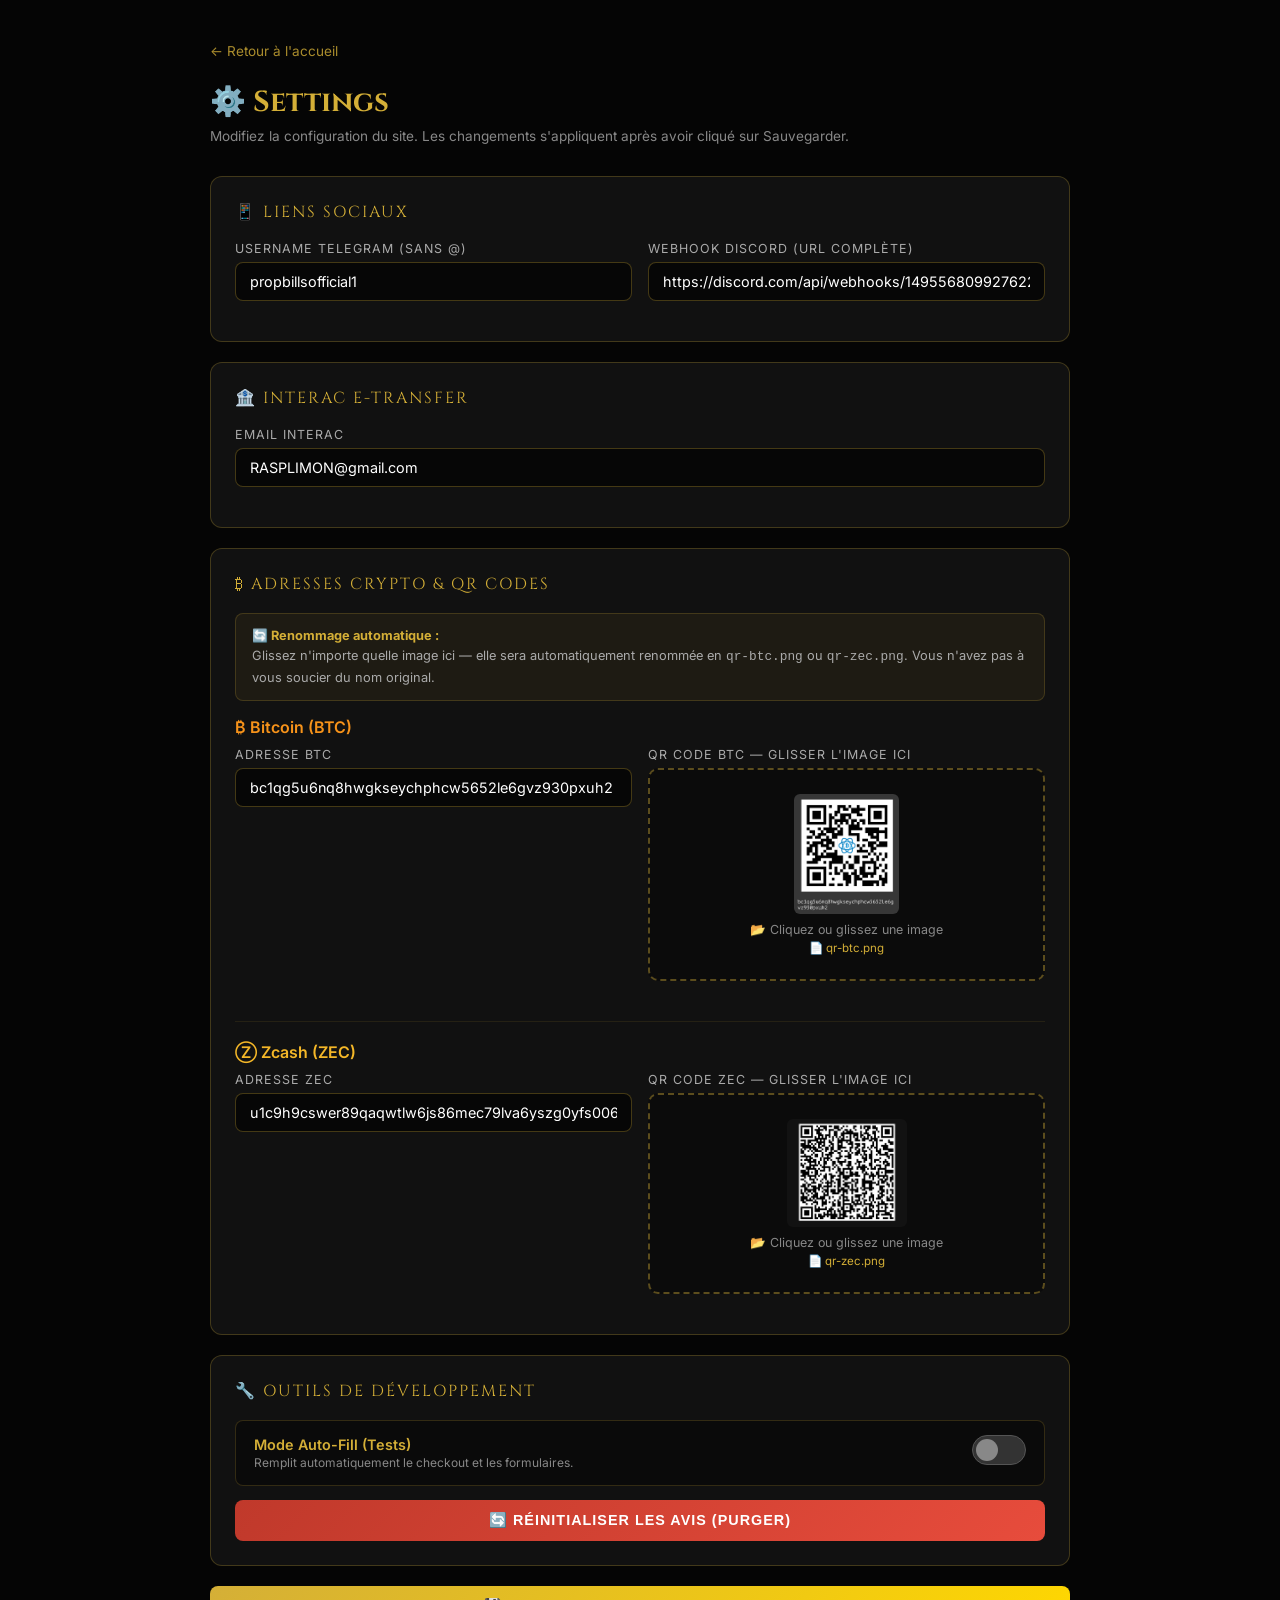
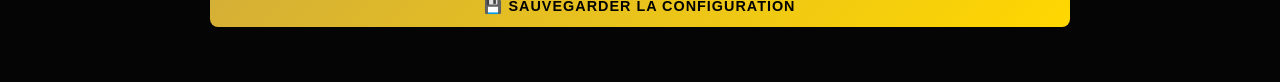
<file: settings.html>
<!DOCTYPE html>
<html lang="fr">
<head>
<meta charset="UTF-8">
<meta name="viewport" content="width=device-width, initial-scale=1.0">
<title>Settings — PROP CANADA</title>
<link href="https://fonts.googleapis.com/css2?family=Cinzel:wght@400;700&family=Inter:wght@300;400;600&display=swap" rel="stylesheet">
<style>
*{box-sizing:border-box;margin:0;padding:0}
body{background:#050505;color:#f5f5f5;font-family:'Inter',sans-serif;min-height:100vh;padding:40px 20px}
h1{font-family:'Cinzel',serif;color:#D4AF37;font-size:1.8rem;margin-bottom:6px}
.subtitle{color:#888;font-size:.85rem;margin-bottom:32px}
.page{max-width:860px;margin:0 auto}
.section{background:rgba(20,20,20,.85);border:1px solid rgba(212,175,55,.25);border-radius:12px;padding:24px;margin-bottom:20px}
.section-title{font-family:'Cinzel',serif;color:#D4AF37;font-size:1rem;text-transform:uppercase;letter-spacing:2px;margin-bottom:18px;display:flex;align-items:center;gap:8px}
.row{display:grid;grid-template-columns:1fr 1fr;gap:16px}
@media(max-width:600px){.row{grid-template-columns:1fr}}
label{display:block;font-size:.78rem;color:#aaa;text-transform:uppercase;letter-spacing:1px;margin-bottom:6px}
input[type=text],input[type=url],input[type=email]{width:100%;background:rgba(0,0,0,.6);border:1px solid rgba(212,175,55,.3);border-radius:8px;padding:10px 14px;color:#fff;font-size:.9rem;font-family:'Inter',sans-serif;transition:border .2s}
input:focus{outline:none;border-color:#D4AF37}
.field{margin-bottom:16px}
/* QR Drop Zone */
.qr-zone{border:2px dashed rgba(212,175,55,.4);border-radius:10px;padding:24px;text-align:center;cursor:pointer;transition:all .2s;position:relative;background:rgba(0,0,0,.3)}
.qr-zone:hover,.qr-zone.over{border-color:#D4AF37;background:rgba(212,175,55,.06)}
.qr-zone img{max-height:120px;max-width:120px;border-radius:6px;margin-bottom:8px;display:block;margin:0 auto 8px}
.qr-zone input[type=file]{position:absolute;inset:0;opacity:0;cursor:pointer;width:100%;height:100%}
.qr-label{font-size:.78rem;color:#888}
.qr-name{font-size:.72rem;color:#D4AF37;margin-top:4px;word-break:break-all}
/* Buttons */
.btn{background:linear-gradient(135deg,#D4AF37,#FFD700);color:#000;border:none;padding:12px 24px;border-radius:8px;font-size:.9rem;font-weight:700;cursor:pointer;transition:all .2s;text-transform:uppercase;letter-spacing:1px;width:100%}
.btn:hover{transform:translateY(-2px);box-shadow:0 6px 20px rgba(212,175,55,.4)}
.btn-red{background:linear-gradient(135deg,#c0392b,#e74c3c);color:#fff}
.btn-row{display:flex;gap:12px;margin-top:8px}
/* Toggle */
.toggle-row{display:flex;justify-content:space-between;align-items:center;background:rgba(0,0,0,.4);border:1px solid rgba(212,175,55,.2);border-radius:8px;padding:14px 18px;margin-bottom:14px}
.toggle-info{flex:1}
.toggle-title{font-weight:600;color:#D4AF37;font-size:.9rem}
.toggle-desc{font-size:.75rem;color:#888;margin-top:2px}
.switch{position:relative;display:inline-block;width:54px;height:30px;flex-shrink:0;margin-left:16px}
.switch input{opacity:0;width:0;height:0}
.slider{position:absolute;cursor:pointer;inset:0;background:#333;border-radius:30px;border:1px solid #555;transition:.3s}
.slider:before{position:absolute;content:"";height:22px;width:22px;left:3px;bottom:3px;background:#888;border-radius:50%;transition:.3s}
input:checked+.slider{background:#D4AF37;border-color:#D4AF37}
input:checked+.slider:before{transform:translateX(24px);background:#000}
/* Toast */
.toast{position:fixed;bottom:30px;right:30px;background:#059669;color:#fff;padding:14px 22px;border-radius:10px;font-weight:600;font-size:.9rem;display:none;z-index:9999;box-shadow:0 4px 20px rgba(0,0,0,.4)}
.toast.error{background:#c0392b}
/* Back link */
.back{display:inline-flex;align-items:center;gap:6px;color:#D4AF37;text-decoration:none;font-size:.85rem;margin-bottom:24px;opacity:.8;transition:opacity .2s}
.back:hover{opacity:1}
.info-box{background:rgba(212,175,55,.07);border:1px solid rgba(212,175,55,.2);border-radius:8px;padding:12px 16px;font-size:.8rem;color:#aaa;line-height:1.6;margin-bottom:16px}
.info-box strong{color:#D4AF37}
hr.div{border:none;border-top:1px solid rgba(212,175,55,.1);margin:20px 0}
</style>
</head>
<body>
<div class="page">
  <a href="index.html" class="back">← Retour à l'accueil</a>
  <h1>⚙️ Settings</h1>
  <p class="subtitle">Modifiez la configuration du site. Les changements s'appliquent après avoir cliqué sur Sauvegarder.</p>

  <!-- ── LIENS SOCIAUX ── -->
  <div class="section">
    <div class="section-title">📱 Liens Sociaux</div>
    <div class="row">
      <div class="field">
        <label>Username Telegram (sans @)</label>
        <input type="text" id="cfg-telegram" placeholder="propbillsofficial1">
      </div>
      <div class="field">
        <label>Webhook Discord (URL complète)</label>
        <input type="url" id="cfg-discord" placeholder="https://discord.com/api/webhooks/...">
      </div>
    </div>
  </div>

  <!-- ── INTERAC ── -->
  <div class="section">
    <div class="section-title">🏦 Interac e-Transfer</div>
    <div class="field">
      <label>Email Interac</label>
      <input type="email" id="cfg-interac" placeholder="votre@email.com">
    </div>
  </div>

  <!-- ── CRYPTO ── -->
  <div class="section">
    <div class="section-title">₿ Adresses Crypto & QR Codes</div>
    <div class="info-box">
      <strong>🔄 Renommage automatique :</strong><br>
      Glissez n'importe quelle image ici — elle sera automatiquement renommée en <code>qr-btc.png</code> ou <code>qr-zec.png</code>. Vous n'avez pas à vous soucier du nom original.
    </div>

    <!-- BTC -->
    <div style="margin-bottom:24px">
      <div style="font-weight:600;color:#F7931A;margin-bottom:10px;">₿ Bitcoin (BTC)</div>
      <div class="row">
        <div class="field">
          <label>Adresse BTC</label>
          <input type="text" id="cfg-btc" placeholder="bc1q...">
        </div>
        <div class="field">
          <label>QR Code BTC — Glisser l'image ici</label>
          <div class="qr-zone" id="zone-btc" ondragover="onDragOver(event,'zone-btc')" ondragleave="onDragLeave('zone-btc')" ondrop="onDrop(event,'btc')">
            <input type="file" accept="image/*" onchange="onFileSelect(event,'btc')">
            <img id="preview-btc" src="" alt="" style="display:none">
            <div class="qr-label">📂 Cliquez ou glissez une image</div>
            <div class="qr-name" id="name-btc"></div>
          </div>
        </div>
      </div>
    </div>

    <hr class="div">

    <!-- ZEC -->
    <div>
      <div style="font-weight:600;color:#F4B728;margin-bottom:10px;">Ⓩ Zcash (ZEC)</div>
      <div class="row">
        <div class="field">
          <label>Adresse ZEC</label>
          <input type="text" id="cfg-zec" placeholder="u1c9h...">
        </div>
        <div class="field">
          <label>QR Code ZEC — Glisser l'image ici</label>
          <div class="qr-zone" id="zone-zec" ondragover="onDragOver(event,'zone-zec')" ondragleave="onDragLeave('zone-zec')" ondrop="onDrop(event,'zec')">
            <input type="file" accept="image/*" onchange="onFileSelect(event,'zec')">
            <img id="preview-zec" src="" alt="" style="display:none">
            <div class="qr-label">📂 Cliquez ou glissez une image</div>
            <div class="qr-name" id="name-zec"></div>
          </div>
        </div>
      </div>
    </div>
  </div>

  <!-- ── OUTILS DEV ── -->
  <div class="section">
    <div class="section-title">🔧 Outils de Développement</div>
    <div class="toggle-row">
      <div class="toggle-info">
        <div class="toggle-title">Mode Auto-Fill (Tests)</div>
        <div class="toggle-desc">Remplit automatiquement le checkout et les formulaires.</div>
      </div>
      <label class="switch">
        <input type="checkbox" id="autofill-toggle" onchange="toggleAutofill()">
        <span class="slider"></span>
      </label>
    </div>
    <div class="btn-row">
      <button class="btn btn-red" onclick="resetReviews()">🔄 Réinitialiser les Avis (Purger)</button>
    </div>
    <div id="success-msg" style="display:none;color:#059669;margin-top:12px;background:rgba(5,150,105,.1);padding:10px;border-radius:6px;border:1px solid #059669;font-size:.85rem;text-align:center">✅ Mémoire purgée avec succès !</div>
  </div>

  <!-- ── SAVE ── -->
  <div class="btn-row">
    <button class="btn" onclick="saveConfig()">💾 Sauvegarder la Configuration</button>
  </div>

  <div style="margin-top:16px;text-align:center">
    <div id="save-instructions" style="display:none;background:rgba(212,175,55,.07);border:1px solid rgba(212,175,55,.3);border-radius:10px;padding:20px;margin-top:12px;text-align:left">
      <div style="color:#D4AF37;font-weight:700;margin-bottom:10px;">📋 Remplacez le contenu de <code>config.js</code> par :</div>
      <textarea id="config-output" readonly style="width:100%;height:320px;background:#000;color:#0f0;font-family:monospace;font-size:.75rem;border:1px solid #333;border-radius:6px;padding:12px;resize:vertical"></textarea>
      <button class="btn" style="margin-top:12px" onclick="copyConfig()">📋 Copier dans le presse-papiers</button>
    </div>
  </div>
</div>

<div class="toast" id="toast"></div>

<script src="config.js"></script>
<script>
// ── State
const state = { btcFile: null, zecFile: null };

// ── Load current config on page load
window.addEventListener('load', () => {
  const c = window.PBS_CONFIG || {};
  v('cfg-telegram', c.TELEGRAM || '');
  v('cfg-discord',  c.DISCORD_WEBHOOK || '');
  v('cfg-interac',  c.INTERAC_EMAIL || '');
  v('cfg-btc',      c.BTC_ADDRESS || '');
  v('cfg-zec',      c.ZEC_ADDRESS || '');

  // Show current QR previews
  if (c.BTC_QR) setPreview('btc', c.BTC_QR, c.BTC_QR.split('/').pop());
  if (c.ZEC_QR) setPreview('zec', c.ZEC_QR, c.ZEC_QR.split('/').pop());

  // Autofill toggle
  document.getElementById('autofill-toggle').checked =
    localStorage.getItem('pbs_dev_autofill') === 'true';
});

function v(id, val) {
  const el = document.getElementById(id);
  if (el) el.value = val;
}

function setPreview(coin, src, name) {
  const img = document.getElementById('preview-' + coin);
  const lbl = document.getElementById('name-' + coin);
  if (img) { img.src = src; img.style.display = 'block'; }
  if (lbl) lbl.textContent = '📄 ' + name;
}

// ── Drag & Drop
function onDragOver(e, id) { e.preventDefault(); document.getElementById(id).classList.add('over'); }
function onDragLeave(id) { document.getElementById(id).classList.remove('over'); }

function onDrop(e, coin) {
  e.preventDefault();
  document.getElementById('zone-' + coin).classList.remove('over');
  const file = e.dataTransfer.files[0];
  if (file && file.type.startsWith('image/')) handleImageFile(file, coin);
}

function onFileSelect(e, coin) {
  const file = e.target.files[0];
  if (file) handleImageFile(file, coin);
}

function handleImageFile(file, coin) {
  // Always use a fixed canonical name regardless of original filename
  const ext = file.name.split('.').pop() || 'png';
  const fixedName = 'qr-' + coin + '.' + ext;
  // Store file with renamed info
  state[coin + 'File'] = file;
  state[coin + 'FixedName'] = fixedName;
  const reader = new FileReader();
  reader.onload = ev => {
    state[coin + 'DataUrl'] = ev.target.result;
    setPreview(coin, ev.target.result, fixedName);
  };
  reader.readAsDataURL(file);
  toast('✅ ' + coin.toUpperCase() + ' QR sélectionné → sera sauvegardé comme <strong>' + fixedName + '</strong>');
}

// ── Save → generate config.js content
function saveConfig() {
  const tg      = document.getElementById('cfg-telegram').value.trim();
  const discord = document.getElementById('cfg-discord').value.trim();
  const interac = document.getElementById('cfg-interac').value.trim();
  const btc     = document.getElementById('cfg-btc').value.trim();
  const zec     = document.getElementById('cfg-zec').value.trim();

  const c = window.PBS_CONFIG || {};

  // Fixed canonical QR paths — always qr-btc.png / qr-zec.png
  const btcExt = state.btcFile ? (state.btcFixedName || 'qr-btc.png') : null;
  const zecExt = state.zecFile ? (state.zecFixedName || 'qr-zec.png') : null;
  const btcQrPath = btcExt ? 'assets/images/crypto/' + btcExt : (c.BTC_QR || 'assets/images/crypto/qr-btc.png');
  const zecQrPath = zecExt ? 'assets/images/crypto/' + zecExt : (c.ZEC_QR || 'assets/images/crypto/qr-zec.png');

  const configContent = `/**
 * ╔══════════════════════════════════════════════════════════════╗
 * ║              PROP CANADA — FICHIER DE CONFIGURATION          ║
 * ╠══════════════════════════════════════════════════════════════╣
 * ║  Généré automatiquement par settings.html                    ║
 * ║  Dernière mise à jour : ${new Date().toLocaleString('fr-CA')}              ║
 * ╚══════════════════════════════════════════════════════════════╝
 */

window.PBS_CONFIG = {

  /* ── TELEGRAM ── */
  TELEGRAM: '${tg || 'propbillsofficial1'}',

  /* ── ADRESSES CRYPTO ── */
  BTC_ADDRESS: '${btc}',
  ZEC_ADDRESS: '${zec}',

  /* ── QR CODES ── */
  BTC_QR: '${btcQrPath}',
  ZEC_QR: '${zecQrPath}',

  /* ── EMAIL INTERAC ── */
  INTERAC_EMAIL: '${interac}',

  /* ── WEBHOOK DISCORD ── */
  DISCORD_WEBHOOK: '${discord}',

};

/* ── Alias ── */
window.PBS_WEBHOOK = window.PBS_CONFIG.DISCORD_WEBHOOK;

/* ── Inject Telegram links dynamically ── */
document.addEventListener('DOMContentLoaded', function () {
  const tg = window.PBS_CONFIG.TELEGRAM;
  const fullUrl = 'https://t.me/' + tg;
  document.querySelectorAll('a[href^="https://t.me/"]').forEach(function (a) {
    a.href = fullUrl;
    if (a.textContent.trim().startsWith('@')) a.textContent = '@' + tg;
  });
});
`;

  document.getElementById('config-output').value = configContent;
  document.getElementById('save-instructions').style.display = 'block';

  // Try to save everything directly to disk
  if (window.showSaveFilePicker) {
    saveAllFiles(configContent);
  } else {
    toast('✅ Config générée ! Copiez le texte dans config.js');
  }
}

async function saveAllFiles(configContent) {
  // 1. Save QR image files first
  if (state.btcFile && state.btcDataUrl) await saveImageFile(state.btcDataUrl, state.btcFixedName || 'qr-btc.png', 'BTC');
  if (state.zecFile && state.zecDataUrl) await saveImageFile(state.zecDataUrl, state.zecFixedName || 'qr-zec.png', 'ZEC');
  // 2. Save config.js
  await writeConfigFile(configContent);
}

async function saveImageFile(dataUrl, filename, label) {
  try {
    // Convert data URL to blob
    const res = await fetch(dataUrl);
    const blob = await res.blob();
    const ext = filename.split('.').pop();
    const mimeMap = { png: 'image/png', jpg: 'image/jpeg', jpeg: 'image/jpeg', gif: 'image/gif', webp: 'image/webp' };
    const handle = await window.showSaveFilePicker({
      suggestedName: filename,
      types: [{ description: 'Image QR ' + label, accept: { [mimeMap[ext] || 'image/png']: ['.' + ext] } }]
    });
    const writable = await handle.createWritable();
    await writable.write(blob);
    await writable.close();
    toast('✅ ' + filename + ' sauvegardé dans assets/images/crypto/');
  } catch (e) {
    if (e.name !== 'AbortError') toast('⚠️ Sauvegardez manuellement ' + filename + ' dans assets/images/crypto/', true);
  }
}

async function writeConfigFile(content) {
  try {
    const handle = await window.showSaveFilePicker({
      suggestedName: 'config.js',
      types: [{ description: 'JavaScript', accept: { 'text/javascript': ['.js'] } }]
    });
    const writable = await handle.createWritable();
    await writable.write(content);
    await writable.close();
    toast('✅ config.js sauvegardé avec succès !');
  } catch (e) {
    if (e.name !== 'AbortError') toast('Utilisez le bouton Copier pour sauvegarder manuellement.', true);
  }
}

function copyConfig() {
  const ta = document.getElementById('config-output');
  ta.select();
  document.execCommand('copy');
  toast('✅ Copié dans le presse-papiers !');
}

// ── Dev tools
function resetReviews() {
  localStorage.removeItem('pbs_my_review_v3');
  localStorage.removeItem('pbs_submit_log');
  const msg = document.getElementById('success-msg');
  msg.style.display = 'block';
  setTimeout(() => msg.style.display = 'none', 3000);
}

function toggleAutofill() {
  const on = document.getElementById('autofill-toggle').checked;
  if (on) localStorage.setItem('pbs_dev_autofill', 'true');
  else localStorage.removeItem('pbs_dev_autofill');
  toast(on ? '✅ Auto-Fill activé' : '⭕ Auto-Fill désactivé');
}

// ── Toast
function toast(msg, isError = false) {
  const t = document.getElementById('toast');
  t.textContent = msg;
  t.className = 'toast' + (isError ? ' error' : '');
  t.style.display = 'block';
  clearTimeout(t._timer);
  t._timer = setTimeout(() => t.style.display = 'none', 3500);
}
</script>
</body>
</html>
</file>
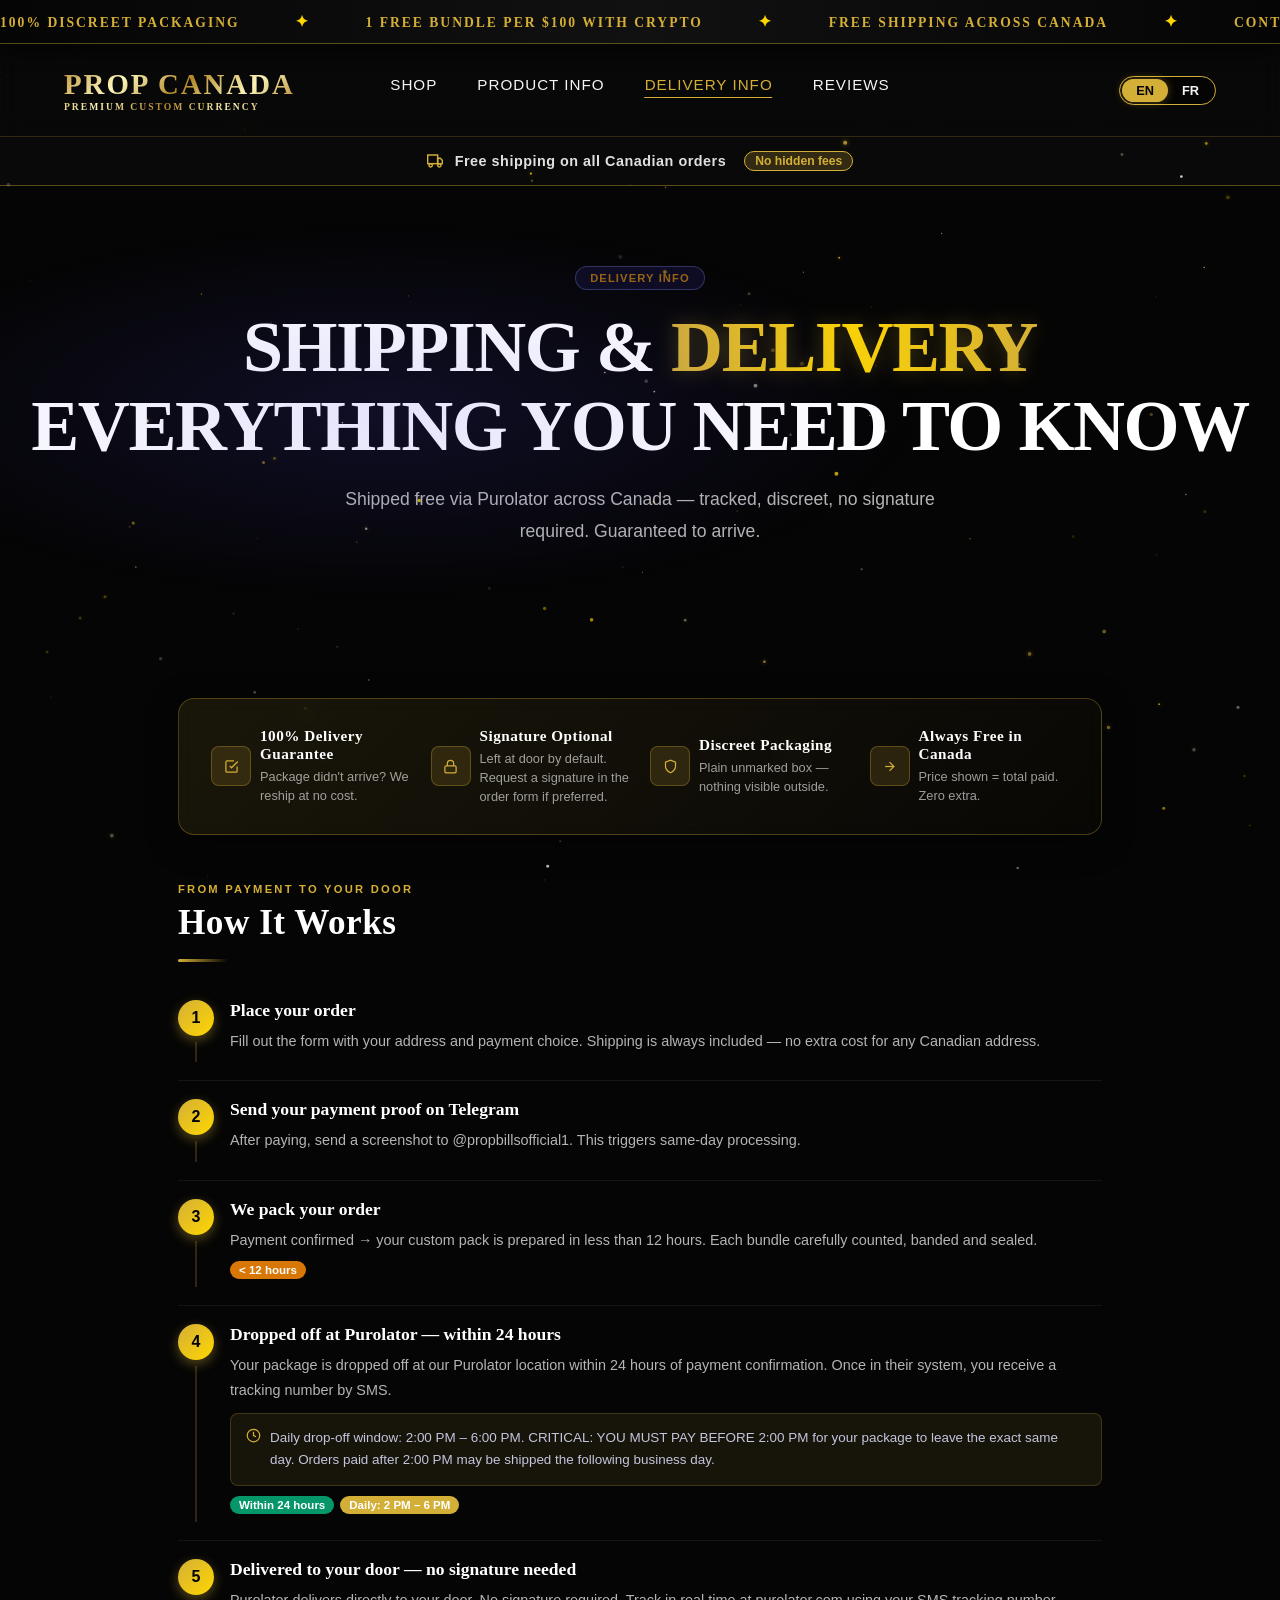
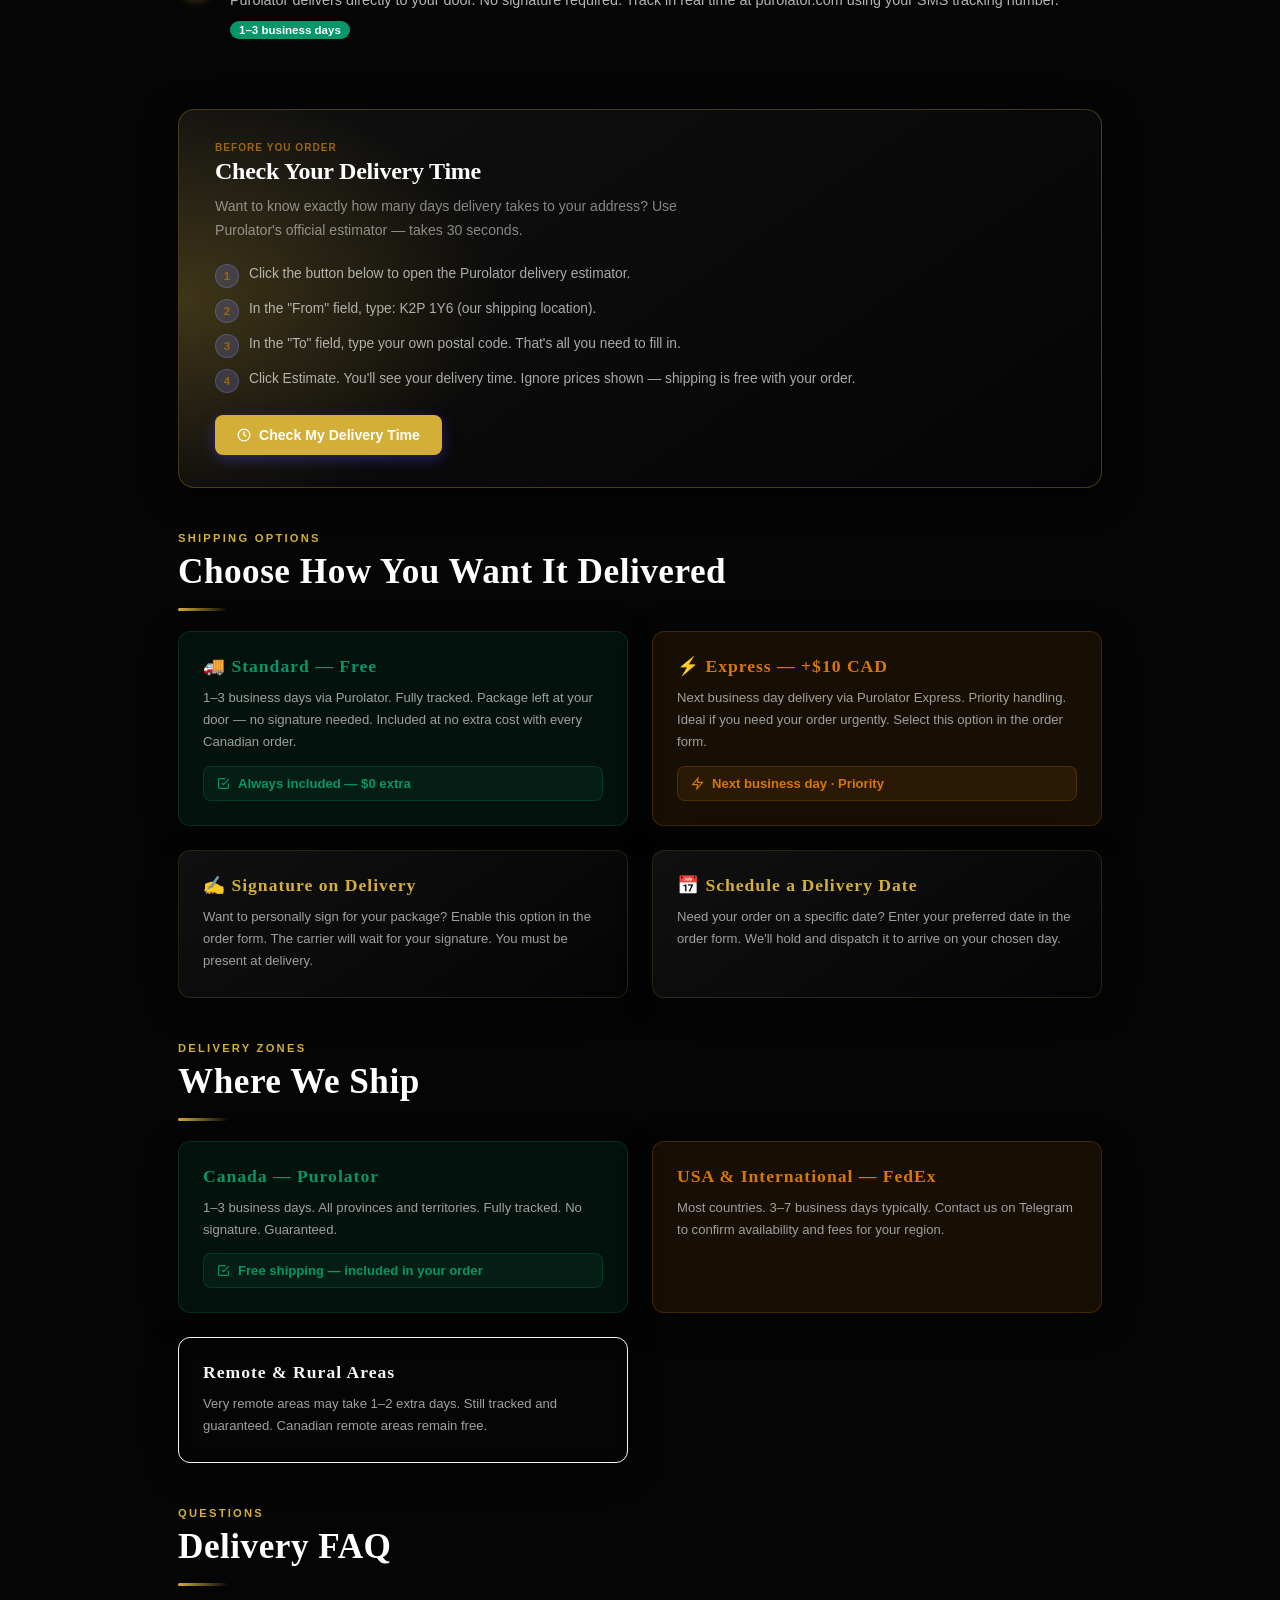
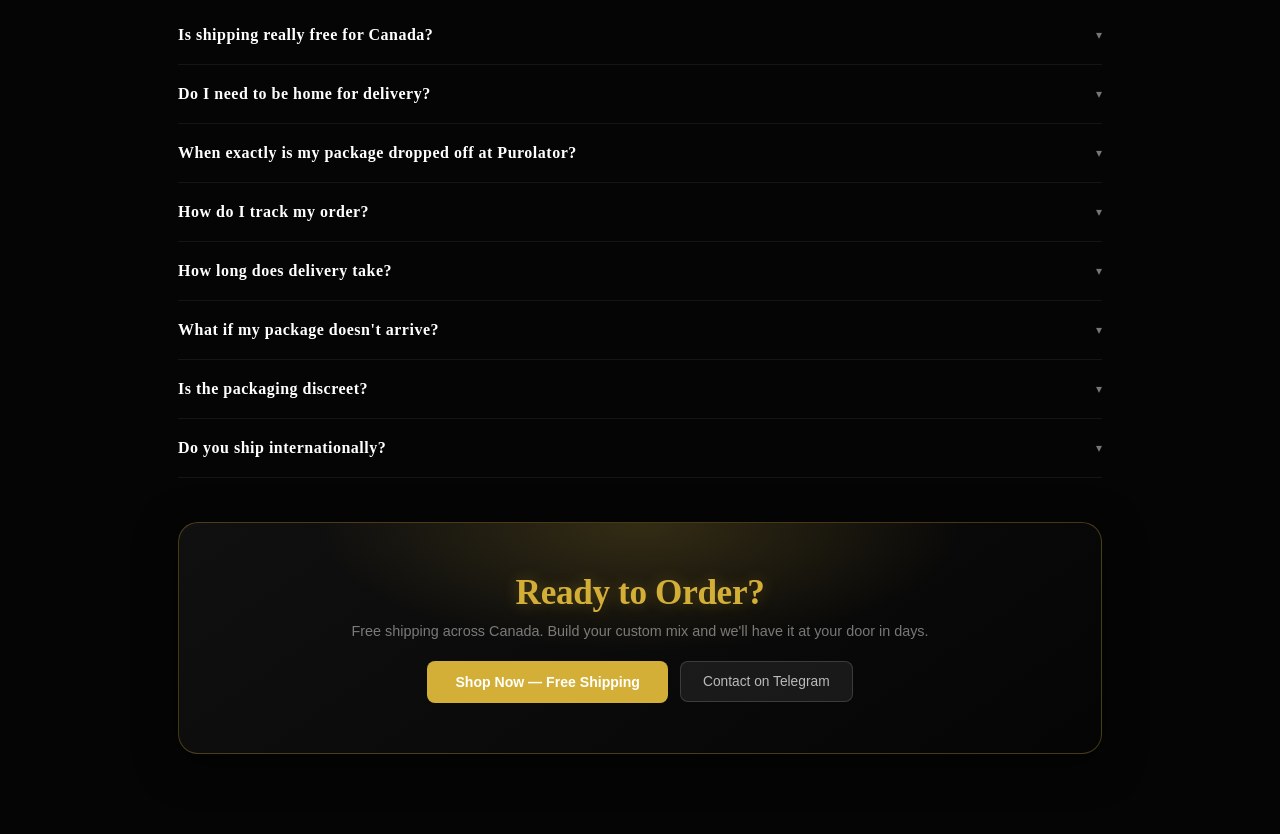
<file: pages/delivery-info.html>
<!DOCTYPE html>
<html lang="en">
<head>
<meta charset="UTF-8">
<meta name="viewport" content="width=device-width, initial-scale=1.0">
<title>Delivery Information — Prop Bills Shop</title>
<link rel="preconnect" href="https://fonts.googleapis.com">
<link href="https://fonts.googleapis.com/css2?family=Fraunces:ital,opsz,wght@0,9..144,700;0,9..144,900;1,9..144,900&family=Plus+Jakarta+Sans:wght@300;400;500;600;700&display=swap" rel="stylesheet">
<style>
:root{
  --night:#050505;--night2:#0a0a0a;--night3:#111111;
  --w:rgba(15,15,15,0.7);--g50:rgba(10,10,10,0.6);--g100:#151515;--g200:rgba(212,175,55,0.2);
  --ink:#f5f5f5;--ink2:#c4c5de;--ink3:#a0a0a0;--ink4:#777777;
  --ind:#D4AF37;--ind2:#FFD700;--ind3:#996515;
  --ip:rgba(212,175,55,.09);--ib:rgba(212,175,55,.22);
  --amb:#d97706;--ap:rgba(217,119,6,.09);--ab:rgba(217,119,6,.22);
  --em:#059669;--ep:rgba(5,150,105,.09);--eb:rgba(5,150,105,.22);
  --gold:#f59e0b;
  --r4:4px;--r8:8px;--r12:12px;--r16:16px;--r20:20px;
  --ease:.2s cubic-bezier(.4,0,.2,1);
  --sh:0 2px 12px rgba(12,13,32,.07),0 1px 3px rgba(12,13,32,.04);
  --shm:0 6px 24px rgba(12,13,32,.1),0 2px 8px rgba(12,13,32,.06);
}
*,*::before,*::after{margin:0;padding:0;box-sizing:border-box;}
html{scroll-behavior:smooth;}
body{font-family:'Inter',sans-serif;background:#050505;color:var(--ink);-webkit-font-smoothing:antialiased;}

/* NAV */
.nav{background:var(--night);padding:0 28px;display:flex;align-items:center;justify-content:space-between;height:60px;position:sticky;top:0;z-index:100;box-shadow:0 2px 12px rgba(0,0,0,.3);}
.nav-logo{font-family:'Cinzel',serif;font-size:1.1rem;font-weight:700;color:#fff;text-decoration:none;}
.nav-back{display:flex;align-items:center;gap:7px;color:rgba(255,255,255,.6);text-decoration:none;font-size:.84rem;font-weight:600;transition:color var(--ease);}
.nav-back:hover{color:#fff;}
.lang-sw{display:flex;background:rgba(255,255,255,.08);border:1px solid rgba(255,255,255,.1);border-radius:50px;padding:3px;}
.lb{padding:4px 12px;border:none;border-radius:50px;background:transparent;color:rgba(255,255,255,.45);font-size:.74rem;font-weight:600;cursor:pointer;transition:var(--ease);font-family:'Inter',sans-serif;}
.lb.active{background:var(--ind);color:#fff;}

/* FREE SHIPPING BANNER */
.fsb{background:rgba(10,10,10,0.9); border-bottom:1px solid rgba(212,175,55,0.4); padding:14px 28px; display:flex; align-items:center; justify-content:center; gap:12px; flex-wrap:wrap;}
.fsb svg{color:#D4AF37;flex-shrink:0;}
.fsb-txt{color:#e0e0e0; letter-spacing:0.5px;font-size:.9rem;font-weight:700;}
.fsb-badge{background:rgba(212,175,55,0.2); border:1px solid #D4AF37; color:#D4AF37;padding:2px 10px;border-radius:50px;font-size:.76rem;font-weight:700;margin-left:6px;}

/* HERO */
.hero{background:transparent; padding:80px 28px 60px; position:relative; z-index:1; text-align:center;}
.hero::before{content:'';position:absolute;inset:0;background:radial-gradient(ellipse 60% 60% at 30% 50%,rgba(79,70,229,.15),transparent 70%);pointer-events:none;}
.kicker{display:inline-flex;align-items:center;gap:7px;border:1px solid rgba(129,140,248,.3);background:rgba(79,70,229,.12);color:var(--ind3);padding:5px 14px;border-radius:50px;font-size:.7rem;font-weight:700;letter-spacing:.1em;text-transform:uppercase;margin-bottom:18px;position:relative;z-index:1;}
.hero h1{font-family:\'Cinzel\',serif; font-size:clamp(2.5rem, 6vw, 4.5rem); font-weight:900; color:#fff; letter-spacing:-0.02em; margin-bottom:18px; line-height:1.1; text-transform:uppercase;}
.hero h1 em{background: linear-gradient(to right, #D4AF37, #FFD700, #D4AF37); -webkit-background-clip: text; -webkit-text-fill-color: transparent; font-style: normal; text-shadow: 0 0 20px rgba(212,175,55,0.3);}
.hero p{font-size:1.1rem; color:rgba(255,255,255,0.7); max-width:600px; margin:0 auto 30px; line-height:1.8;}

/* CONTENT */
.wrap{max-width:980px;margin:0 auto;padding:60px 28px 80px;}

/* Guarantee bar */
.gbar{background:linear-gradient(135deg, rgba(212,175,55,0.1), rgba(212,175,55,0.02)); backdrop-filter:blur(10px); border:1.5px solid rgba(212,175,55,0.3); border-radius:var(--r16); padding:28px 32px; margin-bottom:48px; display:flex; align-items:center; gap:20px; flex-wrap:wrap; box-shadow:0 8px 32px rgba(0,0,0,0.4);}
.gbadge{display:flex;align-items:center;gap:9px;flex:1;min-width:170px;}
.gbadge-ico{width:40px;height:40px;border-radius:var(--r8);background:rgba(212,175,55,0.15);border:1px solid rgba(212,175,55,0.3);display:flex;align-items:center;justify-content:center;flex-shrink:0;}
.gbadge-ico svg{color:#D4AF37;}
.g-title{font-family:'Cinzel',serif; font-size:0.95rem; font-weight:700; color:#fff; margin-bottom:4px; letter-spacing:0.5px;}
.g-sub{font-size:0.8rem; color:rgba(255,255,255,0.6); line-height:1.5;}

/* Sections */
.sec{margin-bottom:44px;}
.sec-eye{font-size:.7rem;font-weight:700;letter-spacing:.2em;text-transform:uppercase;color:#D4AF37;margin-bottom:8px;}
.sec-title{font-family:\'Cinzel\',serif; font-size:2.2rem; font-weight:700; color:#fff; letter-spacing:0.5px; margin-bottom:16px;}
.sec-rule{width:50px;height:3px;background:linear-gradient(90deg, #D4AF37, transparent);border-radius:2px;margin-bottom:20px;}

/* Steps */
.steps{display:flex;flex-direction:column;}
.step{display:flex;gap:16px;padding:18px 0;border-bottom:1px solid var(--g100);}
.step:last-child{border-bottom:none;}
.step-nn{display:flex;flex-direction:column;align-items:center;flex-shrink:0;}
.step-n{width:36px;height:36px;border-radius:50%;background:linear-gradient(135deg, #D4AF37, #FFD700); color:#000; font-size:1rem; font-weight:800; display:flex; align-items:center; justify-content:center; box-shadow:0 4px 12px rgba(212,175,55,0.4);}
.step-line{width:2px;flex:1;background:var(--g200);margin-top:6px;}
.step-body{flex:1;padding-bottom:8px;}
.step-h{font-family:'Cinzel',serif; font-size:1.1rem; font-weight:700; color:#fff; margin-bottom:8px;}
.step-d{font-size:0.9rem; color:rgba(255,255,255,0.7); line-height:1.75;}
.tags{display:flex;gap:6px;flex-wrap:wrap;margin-top:8px;}
.tag{display:inline-flex;align-items:center;gap:4px;color:#fff;font-size:.72rem;font-weight:700;padding:3px 9px;border-radius:50px;}
.tag.green{background:var(--em);}
.tag.amber{background:var(--amb);}
.tag.blue{background:var(--ind);}

/* Drop-off box */
.dobox{background:var(--ip);border:1.5px solid var(--ib);border-radius:var(--r8);padding:13px 15px;margin-top:10px;display:flex;align-items:flex-start;gap:9px;}
.dobox svg{color:var(--ind);flex-shrink:0;margin-top:1px;}
.dobox-txt{font-size:.84rem;color:var(--ink2);line-height:1.65;}
.dobox-txt strong{color:var(--ind);}

/* Delivery calculator */
.calc{background:linear-gradient(145deg, rgba(20,20,20,0.8), rgba(5,5,5,0.9)); backdrop-filter:blur(12px); border:1px solid rgba(212,175,55,0.3); border-radius:var(--r16); padding:32px 36px; margin-bottom:44px; position:relative; overflow:hidden; box-shadow:0 8px 32px rgba(0,0,0,0.5);}
.calc::before{content:'';position:absolute;inset:0;background:radial-gradient(ellipse 50% 80% at 0 50%,rgba(212,175,55,.25),transparent 70%);pointer-events:none;}
.calc-in{position:relative;z-index:1;}
.calc-eye{font-size:.63rem;font-weight:700;letter-spacing:.1em;text-transform:uppercase;color:var(--ind3);margin-bottom:5px;}
.calc-title{font-family:'Cinzel',serif;font-size:1.5rem;font-weight:700;color:#fff;margin-bottom:10px;letter-spacing:-.01em;}
.calc-desc{font-size:.88rem;color:rgba(255,255,255,.5);line-height:1.7;margin-bottom:20px;max-width:520px;}
.calc-steps{display:flex;flex-direction:column;gap:10px;margin-bottom:22px;}
.calc-step{display:flex;align-items:flex-start;gap:10px;}
.cs-n{width:24px;height:24px;border-radius:50%;background:rgba(129,140,248,.2);border:1px solid rgba(129,140,248,.3);color:var(--ind3);font-size:.72rem;font-weight:800;display:flex;align-items:center;justify-content:center;flex-shrink:0;margin-top:1px;}
.cs-txt{font-size:.86rem;color:rgba(255,255,255,.65);line-height:1.65;}
.cs-txt code{background:rgba(129,140,248,.15);border:1px solid rgba(129,140,248,.25);padding:1px 7px;border-radius:4px;font-family:monospace;color:var(--ind3);}
.cs-txt strong{color:#fff;}
.btn-calc{display:inline-flex;align-items:center;gap:8px;background:var(--ind);color:#fff;padding:12px 22px;border-radius:var(--r8);font-size:.88rem;font-weight:700;text-decoration:none;transition:var(--ease);box-shadow:0 4px 14px rgba(79,70,229,.4);}
.btn-calc:hover{background:var(--ind2);transform:translateY(-1px);}

/* Info cards */
.cards{display:grid;grid-template-columns:repeat(auto-fill,minmax(300px,1fr)); gap:24px;margin-bottom:12px;}
.card{background:linear-gradient(145deg, rgba(20,20,20,0.8), rgba(5,5,5,0.9)); backdrop-filter: blur(10px); border:1px solid rgba(212,175,55,0.15); border-radius:var(--r12); padding:24px; box-shadow:0 8px 32px rgba(0,0,0,0.4); transition:all var(--ease);}
.card:hover{transform:translateY(-4px); box-shadow:0 12px 40px rgba(212,175,55,0.12); border-color:rgba(212,175,55,0.5);}
.card.green{background:var(--ep);border-color:var(--eb);}
.card.amber{background:var(--ap);border-color:var(--ab);}
.card.orange{background:var(--op);border-color:var(--ob);}
.card h4{font-family:'Cinzel',serif; font-size:1.1rem; font-weight:700; margin-bottom:10px; color:#D4AF37; letter-spacing:1px;}
.card.green h4{color:var(--em);}
.card.amber h4{color:var(--amb);}
.card.orange h4{color:var(--or);}
.card p{font-size:.82rem;color:var(--ink3);line-height:1.7;}
.free-badge{background:var(--ep);border:1px solid var(--eb);border-radius:var(--r8);padding:9px 13px;display:flex;align-items:center;gap:8px;font-size:.82rem;font-weight:600;color:var(--em);margin-top:12px;}
.free-badge svg{flex-shrink:0;}

/* FAQ */
.faq-item{border-bottom:1px solid var(--g100);}
.faq-q{width:100%;background:none;border:none;padding:20px 0;display:flex;align-items:center;justify-content:space-between;gap:12px;cursor:pointer;font-family:'Inter',sans-serif;text-align:left;}
.faq-qt{font-family:'Cinzel',serif; font-size:1rem; font-weight:700; color:#fff; letter-spacing:0.5px;}
.faq-arr{font-size:.78rem;color:var(--ink4);transition:transform var(--ease);}
.faq-a{display:none;padding:0 0 20px;font-size:0.9rem;color:rgba(255,255,255,0.7);line-height:1.8;}
.faq-item.open .faq-arr{transform:rotate(180deg);}
.faq-item.open .faq-a{display:block;}

/* CTA */
.cta{background:linear-gradient(145deg, rgba(20,20,20,0.8), rgba(5,5,5,0.9)); backdrop-filter:blur(12px); border:1px solid rgba(212,175,55,0.3); border-radius:var(--r20); padding:50px 40px; text-align:center; position:relative; overflow:hidden; box-shadow: 0 10px 40px rgba(0,0,0,0.5);}
.cta::before{content:'';position:absolute;inset:0;background:radial-gradient(ellipse 50% 80% at 50% 0%,rgba(212,175,55,.2),transparent 70%);pointer-events:none;}
.cta h2{font-family:'Cinzel',serif;font-size:2.2rem;font-weight:900;color:#D4AF37; text-shadow:0 0 15px rgba(212,175,55,0.3);letter-spacing:-.01em;margin-bottom:10px;position:relative;z-index:1;}
.cta p{font-size:.9rem;color:rgba(255,255,255,.45);margin-bottom:22px;position:relative;z-index:1;}
.cta-btns{display:flex;align-items:center;justify-content:center;gap:12px;flex-wrap:wrap;position:relative;z-index:1;}
.btn-p{background:var(--ind);color:#fff;border:none;padding:13px 28px;border-radius:var(--r8);font-size:.88rem;font-weight:700;cursor:pointer;font-family:'Inter',sans-serif;text-decoration:none;transition:var(--ease);display:inline-block;}
.btn-p:hover{background:var(--ind2);transform:translateY(-1px);}
.btn-g{background:rgba(255,255,255,.07);color:rgba(255,255,255,.7);border:1px solid rgba(255,255,255,.15);padding:12px 22px;border-radius:var(--r8);font-size:.86rem;font-weight:500;text-decoration:none;transition:var(--ease);display:inline-block;}
.btn-g:hover{background:rgba(255,255,255,.12);color:#fff;}

@media(max-width:640px){
  .wrap{padding:36px 14px 60px;}
  .gbar{padding:18px;}
  .calc{background:linear-gradient(145deg, rgba(20,20,20,0.8), rgba(5,5,5,0.9)); backdrop-filter:blur(12px); border:1px solid rgba(212,175,55,0.3); border-radius:var(--r16); padding:32px 36px; margin-bottom:44px; position:relative; overflow:hidden; box-shadow:0 8px 32px rgba(0,0,0,0.5);}
  .nav{padding:0 14px;}
  .fsb{background:rgba(10,10,10,0.9); border-bottom:1px solid rgba(212,175,55,0.4); padding:14px 28px; display:flex; align-items:center; justify-content:center; gap:12px; flex-wrap:wrap;}
}




/* --- CSS POUR LA NAVIGATION DES PAGES SECONDAIRES --- */
:root {
    --gold-primary: #D4AF37;
    --text-muted: #a0a0a0;
    --text-light: #f5f5f5;
    --glass-bg: rgba(10, 10, 10, 0.6);
    --glass-border: rgba(212, 175, 55, 0.2);
    --font-heading: 'Cinzel', serif;
    --font-body: 'Inter', sans-serif;
    --gold-gradient: linear-gradient(135deg, #BF953F, #FCF6BA, #B38728, #FBF5B7, #AA771C);
}
/* --- NAVIGATION --- */
.navbar {
    position: sticky;
    top: 0;
    width: 100%;
    display: flex;
    justify-content: space-between;
    align-items: center;
    padding: 1.5rem 5%;
    background: var(--glass-bg);
    backdrop-filter: blur(12px);
    -webkit-backdrop-filter: blur(12px);
    border-bottom: 1px solid var(--glass-border);
    z-index: 100;
    transition: all 0.3s ease;
}

.navbar .logo {
    font-family: var(--font-heading);
    font-size: 1.8rem;
    font-weight: 700;
    letter-spacing: 2px;
    background: var(--gold-gradient);
    -webkit-background-clip: text;
    -webkit-text-fill-color: transparent;
    text-transform: uppercase;
    text-decoration: none;
}

.nav-links {
    list-style: none;
    display: flex;
    gap: 2.5rem;
    position: absolute;
    left: 50%;
    transform: translateX(-50%);
    margin: 0;
    padding: 0;
}

.nav-links a {
    color: var(--text-light);
    text-decoration: none;
    font-size: 0.95rem;
    font-weight: 400;
    text-transform: uppercase;
    letter-spacing: 1px;
    transition: color 0.3s ease;
    position: relative;
    font-family: var(--font-body);
}

.nav-links a::after {
    content: '';
    position: absolute;
    bottom: -5px;
    left: 0;
    width: 0%;
    height: 1px;
    background: var(--gold-primary);
    transition: width 0.3s ease;
}

.nav-links a:hover,
.nav-links a.active {
    color: var(--gold-primary);
}

.nav-links a:hover::after,
.nav-links a.active::after {
    width: 100%;
}

@media (max-width: 850px) {
    .nav-links { display: none; }
}

/* LANGUAGE TOGGLE */
.lang-tog { display:flex; background:rgba(0,0,0,0.5); border:1px solid #D4AF37; border-radius:50px; padding:2px; }
.lb { padding:4px 14px; border:none; border-radius:50px; background:transparent; color:#f5f5f5; font-size:0.8rem; font-weight:700; cursor:pointer; transition:all 0.3s ease; font-family:'Inter', sans-serif; }
.lb:hover { color:#D4AF37; }
.lb.active { background:#D4AF37; color:#000; box-shadow:0 0 10px rgba(212,175,55,0.4); }



</style>
    <link rel="stylesheet" href="../mobile-menu.css">
</head>
<body>

  <!-- Custom Cursor Removed -->
  <!-- Page Transition Overlay -->
  <div class="page-transition-overlay"></div>



    
    <!-- STRIP MARQUEE -->
    <style>
        .marquee-container { 
            background: linear-gradient(90deg, #050505, #111111, #050505); 
            border-bottom: 1px solid rgba(212, 175, 55, 0.4); 
            overflow: hidden; 
            white-space: nowrap; 
            position: relative; 
            z-index: 1000; 
            padding: 12px 0; 
            box-shadow: 0 4px 20px rgba(0,0,0,0.8); 
            display: flex;
            align-items: center;
        }
        .marquee-content { 
            display: inline-block; 
            white-space: nowrap; 
            animation: marquee 40s linear infinite; 
            font-family: 'Cinzel', serif; 
            font-size: 0.85rem; 
            font-weight: 700; 
            color: #D4AF37; 
            letter-spacing: 2px; 
            text-transform: uppercase;
        }
        .marquee-container:hover .marquee-content { animation-play-state: paused; }
        .marquee-item { display: inline-flex; align-items: center; }
        .marquee-item a { color: #D4AF37; text-decoration: none; transition: all 0.3s ease; }
        .marquee-item a:hover { color: #FFF; text-shadow: 0 0 10px rgba(212,175,55,0.8); }
        .marquee-ornament { margin: 0 50px; color: #FFD700; font-size: 1rem; display: inline-block; animation: m-pulse 2s infinite; }
        @keyframes marquee { 0% { transform: translateX(0); } 100% { transform: translateX(-50%); } }
        @keyframes m-pulse { 0%, 100% { opacity: 1; transform: scale(1); } 50% { opacity: 0.6; transform: scale(0.85); } }
    

/* --- CSS POUR LA NAVIGATION DES PAGES SECONDAIRES --- */
:root {
    --gold-primary: #D4AF37;
    --text-muted: #a0a0a0;
    --text-light: #f5f5f5;
    --glass-bg: rgba(10, 10, 10, 0.6);
    --glass-border: rgba(212, 175, 55, 0.2);
    --font-heading: 'Cinzel', serif;
    --font-body: 'Inter', sans-serif;
    --gold-gradient: linear-gradient(135deg, #BF953F, #FCF6BA, #B38728, #FBF5B7, #AA771C);
}
/* --- NAVIGATION --- */
.navbar {
    position: sticky;
    top: 0;
    width: 100%;
    display: flex;
    justify-content: space-between;
    align-items: center;
    padding: 1.5rem 5%;
    background: var(--glass-bg);
    backdrop-filter: blur(12px);
    -webkit-backdrop-filter: blur(12px);
    border-bottom: 1px solid var(--glass-border);
    z-index: 100;
    transition: all 0.3s ease;
}

.navbar .logo {
    font-family: var(--font-heading);
    font-size: 1.8rem;
    font-weight: 700;
    letter-spacing: 2px;
    background: var(--gold-gradient);
    -webkit-background-clip: text;
    -webkit-text-fill-color: transparent;
    text-transform: uppercase;
    text-decoration: none;
}

.nav-links {
    list-style: none;
    display: flex;
    gap: 2.5rem;
    position: absolute;
    left: 50%;
    transform: translateX(-50%);
    margin: 0;
    padding: 0;
}

.nav-links a {
    color: var(--text-light);
    text-decoration: none;
    font-size: 0.95rem;
    font-weight: 400;
    text-transform: uppercase;
    letter-spacing: 1px;
    transition: color 0.3s ease;
    position: relative;
    font-family: var(--font-body);
}

.nav-links a::after {
    content: '';
    position: absolute;
    bottom: -5px;
    left: 0;
    width: 0%;
    height: 1px;
    background: var(--gold-primary);
    transition: width 0.3s ease;
}

.nav-links a:hover,
.nav-links a.active {
    color: var(--gold-primary);
}

.nav-links a:hover::after,
.nav-links a.active::after {
    width: 100%;
}

@media (max-width: 850px) {
    .nav-links { display: none; }
}

/* LANGUAGE TOGGLE */
.lang-tog { display:flex; background:rgba(0,0,0,0.5); border:1px solid #D4AF37; border-radius:50px; padding:2px; }
.lb { padding:4px 14px; border:none; border-radius:50px; background:transparent; color:#f5f5f5; font-size:0.8rem; font-weight:700; cursor:pointer; transition:all 0.3s ease; font-family:'Inter', sans-serif; }
.lb:hover { color:#D4AF37; }
.lb.active { background:#D4AF37; color:#000; box-shadow:0 0 10px rgba(212,175,55,0.4); }

</style>
    <div class="marquee-container">
        <div class="marquee-content">
            <!-- Set 1 -->
            <span class="marquee-item"><span id="an1">100% Discreet Packaging</span></span>
            <span class="marquee-ornament">✦</span>
            <span class="marquee-item"><span id="an2">1 Free Bundle per $100 with Crypto</span></span>
            <span class="marquee-ornament">✦</span>
            <span class="marquee-item"><span id="an3">Free Shipping Across Canada</span></span>
            <span class="marquee-ornament">✦</span>
            <span class="marquee-item"><a href="https://t.me/propbillsofficial1" target="_blank" id="an-tg">Contact Telegram: @propbillsofficial1</a></span>
            <span class="marquee-ornament">✦</span>
            
            <!-- Set 2 (for seamless loop) -->
            <span class="marquee-item"><span id="an1-dup">100% Discreet Packaging</span></span>
            <span class="marquee-ornament">✦</span>
            <span class="marquee-item"><span id="an2-dup">1 Free Bundle per $100 with Crypto</span></span>
            <span class="marquee-ornament">✦</span>
            <span class="marquee-item"><span id="an3-dup">Free Shipping Across Canada</span></span>
            <span class="marquee-ornament">✦</span>
            <span class="marquee-item"><a href="https://t.me/propbillsofficial1" target="_blank" id="an-tg-dup">Contact Telegram: @propbillsofficial1</a></span>
            <span class="marquee-ornament">✦</span>

            <!-- Set 3 -->
            <span class="marquee-item"><span id="an1-trip">100% Discreet Packaging</span></span>
            <span class="marquee-ornament">✦</span>
            <span class="marquee-item"><span id="an2-trip">1 Free Bundle per $100 with Crypto</span></span>
            <span class="marquee-ornament">✦</span>
            <span class="marquee-item"><span id="an3-trip">Free Shipping Across Canada</span></span>
            <span class="marquee-ornament">✦</span>
            <span class="marquee-item"><a href="https://t.me/propbillsofficial1" target="_blank" id="an-tg-trip">Contact Telegram: @propbillsofficial1</a></span>
            <span class="marquee-ornament">✦</span>
            
            <!-- Set 4 -->
            <span class="marquee-item"><span id="an1-quad">100% Discreet Packaging</span></span>
            <span class="marquee-ornament">✦</span>
            <span class="marquee-item"><span id="an2-quad">1 Free Bundle per $100 with Crypto</span></span>
            <span class="marquee-ornament">✦</span>
            <span class="marquee-item"><span id="an3-quad">Free Shipping Across Canada</span></span>
            <span class="marquee-ornament">✦</span>
            <span class="marquee-item"><a href="https://t.me/propbillsofficial1" target="_blank" id="an-tg-quad">Contact Telegram: @propbillsofficial1</a></span>
            <span class="marquee-ornament">✦</span>
        </div>
    </div>

        
    </div>

    <!-- Effet de particules d'or scintillantes -->
    <canvas id="gold-dust" style="position:fixed; top:0; left:0; width:100vw; height:100vh; z-index:0; pointer-events:none;"></canvas>

    <!-- NAVIGATION -->
                <nav class="navbar">
        <div class="mobile-menu-overlay" id="mobileOverlay" onclick="toggleMobileMenu()"></div>
        <a href="../index.html" class="logo" style="text-decoration:none;">
            <div class="logo-name" id="h-logo-name" style="color:var(--gold-primary, #D4AF37);">PROP CANADA</div>
            <div class="logo-sub" id="h-logo-sub" style="font-size:0.6rem;color:var(--text-muted, #a0a0a0);letter-spacing:2px;text-transform:uppercase;">Premium Custom Currency</div>
        </a>
        <div class="nav-menu-wrapper" id="navMenu">
        <ul class="nav-links">
            <li><a href="../index.html#boutique" id="hero-shop-lbl" >Shop</a></li>
            <li><a href="product-info.html" id="hero-product-lbl" >Product Info</a></li>
            <li><a href="delivery-info.html" id="hero-delivery-lbl" class='active'>Delivery Info</a></li>
            <li><a href="reviews.html" id="hero-reviews-lbl" >Reviews</a></li>
        </ul>
        <div class="lang-tog-wrapper">
            <div class="lang-tog">
                <button class="lb active" id="lang-en" onclick="setLang('en')">EN</button>
                <button class="lb" id="lang-fr" onclick="setLang('fr')">FR</button>
            </div>
        </div>
    </div>
    <button class="mobile-menu-btn" onclick="toggleMobileMenu()" aria-label="Toggle Menu">
        <svg viewBox="0 0 24 24" fill="none" stroke="currentColor" stroke-width="2"><line x1="3" y1="12" x2="21" y2="12" class="line1"></line><line x1="3" y1="6" x2="21" y2="6" class="line2"></line><line x1="3" y1="18" x2="21" y2="18" class="line3"></line></svg>
    </button>
    </nav>


<div class="fsb">
  <svg width="16" height="16" fill="none" stroke="currentColor" stroke-width="2.2" viewBox="0 0 24 24"><rect x="1" y="3" width="15" height="13"/><polygon points="16 8 20 8 23 11 23 16 16 16 16 8"/><circle cx="5.5" cy="18.5" r="2.5"/><circle cx="18.5" cy="18.5" r="2.5"/></svg>
  <span class="fsb-txt" id="fsb-txt">Free shipping on all Canadian orders</span>
  <span class="fsb-badge" id="fsb-badge">No hidden fees</span>
</div>

<div class="hero">
  <div class="kicker" id="kicker">Delivery Info</div>
  <h1 id="h1">Shipping &amp; <em>Delivery</em><br>Everything You Need to Know</h1>
  <p id="hdesc">Shipped free via Purolator across Canada — tracked, discreet, no signature required. Guaranteed to arrive.</p>
</div>

<div class="wrap">

  <!-- GUARANTEES -->
  <div class="gbar">
    <div class="gbadge">
      <div class="gbadge-ico"><svg width="15" height="15" fill="none" stroke="currentColor" stroke-width="2" viewBox="0 0 24 24"><polyline points="9 11 12 14 22 4"/><path d="M21 12v7a2 2 0 01-2 2H5a2 2 0 01-2-2V5a2 2 0 012-2h11"/></svg></div>
      <div><div class="g-title" id="gb1h">100% Delivery Guarantee</div><div class="g-sub" id="gb1s">Package didn't arrive? We reship at no cost.</div></div>
    </div>
    <div class="gbadge">
      <div class="gbadge-ico"><svg width="15" height="15" fill="none" stroke="currentColor" stroke-width="2" viewBox="0 0 24 24"><rect x="3" y="11" width="18" height="11" rx="2"/><path d="M7 11V7a5 5 0 0110 0v4"/></svg></div>
      <div><div class="g-title" id="gb2h">Signature Optional</div><div class="g-sub" id="gb2s">Left at your door by default. Request a signature in the order form if preferred.</div></div>
    </div>
    <div class="gbadge">
      <div class="gbadge-ico"><svg width="15" height="15" fill="none" stroke="currentColor" stroke-width="2" viewBox="0 0 24 24"><path d="M12 22s8-4 8-10V5l-8-3-8 3v7c0 6 8 10 8 10z"/></svg></div>
      <div><div class="g-title" id="gb3h">Discreet Packaging</div><div class="g-sub" id="gb3s">Plain unmarked box — nothing visible outside.</div></div>
    </div>
    <div class="gbadge">
      <div class="gbadge-ico"><svg width="15" height="15" fill="none" stroke="currentColor" stroke-width="2" viewBox="0 0 24 24"><line x1="5" y1="12" x2="19" y2="12"/><polyline points="12 5 19 12 12 19"/></svg></div>
      <div><div class="g-title" id="gb4h">Always Free in Canada</div><div class="g-sub" id="gb4s">Price shown = total paid. Zero extra.</div></div>
    </div>
  </div>

  <!-- HOW IT WORKS -->
  <div class="sec">
    <div class="sec-eye" id="flow-eye">From Payment to Your Door</div>
    <div class="sec-title" id="flow-h">How It Works</div>
    <div class="sec-rule"></div>
    <div class="steps">

      <div class="step">
        <div class="step-nn"><div class="step-n">1</div><div class="step-line"></div></div>
        <div class="step-body">
          <div class="step-h" id="s1h">Place your order</div>
          <div class="step-d" id="s1d">Fill out the form with your address and payment choice. Shipping is always included — no extra cost for any Canadian address.</div>
        </div>
      </div>

      <div class="step">
        <div class="step-nn"><div class="step-n">2</div><div class="step-line"></div></div>
        <div class="step-body">
          <div class="step-h" id="s2h">Send your payment proof on Telegram</div>
          <div class="step-d" id="s2d">After paying, send a screenshot to <a href="https://t.me/propbillsofficial1" target="_blank" style="color:var(--ind);font-weight:600;">@propbillsofficial1</a>. This triggers same-day processing.</div>
        </div>
      </div>

      <div class="step">
        <div class="step-nn"><div class="step-n">3</div><div class="step-line"></div></div>
        <div class="step-body">
          <div class="step-h" id="s3h">We pack your order</div>
          <div class="step-d" id="s3d">Payment confirmed → your custom pack is prepared in less than 12 hours. Each bundle is carefully counted, banded and sealed.</div>
          <div class="tags"><span class="tag amber" id="s3t">&lt; 12 hours</span></div>
        </div>
      </div>

      <div class="step">
        <div class="step-nn"><div class="step-n">4</div><div class="step-line"></div></div>
        <div class="step-body">
          <div class="step-h" id="s4h">Dropped off at Purolator — within 24 hours</div>
          <div class="step-d" id="s4d">Your package is dropped off at our Purolator location within 24 hours of payment confirmation. Once in Purolator's system, you receive a tracking number by SMS.</div>
          <div class="dobox">
            <svg width="15" height="15" fill="none" stroke="currentColor" stroke-width="2" viewBox="0 0 24 24"><circle cx="12" cy="12" r="10"/><polyline points="12 6 12 12 16 14"/></svg>
            <div class="dobox-txt" id="dobox-txt"><strong>Daily drop-off window: 2:00 PM – 6:00 PM.</strong> CRITICAL: YOU MUST PAY BEFORE 2:00 PM for your package to leave the exact same day. Orders paid after 2:00 PM may be shipped the following business day.</div>
          </div>
          <div class="tags" style="margin-top:10px;">
            <span class="tag green" id="s4t">Within 24 hours</span>
            <span class="tag blue" id="s4t2">Daily: 2 PM – 6 PM</span>
          </div>
        </div>
      </div>

      <div class="step">
        <div class="step-nn"><div class="step-n">5</div></div>
        <div class="step-body">
          <div class="step-h" id="s5h">Delivered to your door — no signature needed</div>
          <div class="step-d" id="s5d">Purolator delivers directly to your door. No signature required — the driver leaves the parcel safely. Track in real time at purolator.com using your SMS tracking number.</div>
          <div class="tags"><span class="tag green" id="s5t">1–3 business days</span></div>
        </div>
      </div>

    </div>
  </div>

  <!-- DELIVERY CALCULATOR -->
  <div class="calc">
    <div class="calc-in">
      <div class="calc-eye" id="calc-eye">Before You Order</div>
      <div class="calc-title" id="calc-title">Check Your Delivery Time</div>
      <div class="calc-desc" id="calc-desc">Want to know exactly how many days delivery takes to your address? Use Purolator's official estimator — takes 30 seconds. Here's exactly what to do:</div>
      <div class="calc-steps">
        <div class="calc-step"><div class="cs-n">1</div><div class="cs-txt" id="cs1">Click the button below to open the Purolator delivery estimator.</div></div>
        <div class="calc-step"><div class="cs-n">2</div><div class="cs-txt" id="cs2">In the <strong>"From" field</strong>, type: <code>K2P 1Y6</code> (our shipping location).</div></div>
        <div class="calc-step"><div class="cs-n">3</div><div class="cs-txt" id="cs3">In the <strong>"To" field</strong>, type <strong>your own postal code</strong>. That's all you need to fill in.</div></div>
        <div class="calc-step"><div class="cs-n">4</div><div class="cs-txt" id="cs4">Click <strong>Estimate</strong>. You'll see your estimated delivery time. <em style="color:rgba(255,255,255,.38);">Ignore prices — shipping is free with your order.</em></div></div>
      </div>
      <a href="https://eshiponline.purolator.com/ShipOnline/estimates/estimate.aspx" target="_blank" rel="noopener" class="btn-calc" id="calc-btn">
        <svg width="14" height="14" fill="none" stroke="currentColor" stroke-width="2.2" viewBox="0 0 24 24"><circle cx="12" cy="12" r="10"/><polyline points="12 6 12 12 16 14"/></svg>
        <span id="calc-btn-txt">Check My Delivery Time</span>
      </a>
    </div>
  </div>


  <!-- DELIVERY OPTIONS -->
  <div class="sec" id="sec-options">
    <div class="sec-eye" id="opts-eye">Shipping Options</div>
    <div class="sec-title" id="opts-h">Choose How You Want It Delivered</div>
    <div class="sec-rule"></div>
    <div class="cards">

      <div class="card green">
        <h4 id="opt1h">🚚 Standard — Free</h4>
        <p id="opt1p">1–3 business days via Purolator. Fully tracked. Package left at your door — no signature needed. Included at no extra cost with every order across Canada.</p>
        <div class="free-badge">
          <svg width="13" height="13" fill="none" stroke="currentColor" stroke-width="2.2" viewBox="0 0 24 24"><polyline points="9 11 12 14 22 4"/><path d="M21 12v7a2 2 0 01-2 2H5a2 2 0 01-2-2V5a2 2 0 012-2h11"/></svg>
          <span id="opt1free">Always included — $0 extra</span>
        </div>
      </div>

      <div class="card amber">
        <h4 id="opt2h">⚡ Express — +$10 CAD</h4>
        <p id="opt2p">Next business day delivery via Purolator Express. Priority handling and scanning. Ideal if you need your order urgently. Select this option at checkout.</p>
        <div class="free-badge" style="background:var(--ap); border-color:var(--ab); color:var(--amb);">
          <svg width="13" height="13" fill="none" stroke="currentColor" stroke-width="2.2" viewBox="0 0 24 24"><polygon points="13 2 3 14 12 14 11 22 21 10 12 10 13 2"/></svg>
          <span id="opt2badge">Next business day · Priority</span>
        </div>
      </div>

      <div class="card">
        <h4 id="opt3h">✍️ Signature on Delivery</h4>
        <p id="opt3p">Want to personally sign for your package? Enable this option in the order form. The carrier will wait for you to be present. You must be available at the time of delivery.</p>
      </div>

      <div class="card">
        <h4 id="opt4h">📅 Schedule a Delivery Date</h4>
        <p id="opt4p">Need your order on a specific date? Enter your preferred delivery date directly in the order form. We'll hold your shipment and dispatch it to arrive on your chosen day.</p>
      </div>

    </div>
  </div>

  <!-- ZONES -->
  <div class="sec">
    <div class="sec-eye" id="zones-eye">Delivery Zones</div>
    <div class="sec-title" id="zones-h">Where We Ship</div>
    <div class="sec-rule"></div>
    <div class="cards">
      <div class="card green">
        <h4 id="z1h">Canada — Purolator</h4>
        <p id="z1p">1–3 business days. All provinces and territories. Fully tracked. No signature. Guaranteed delivery.</p>
        <div class="free-badge"><svg width="13" height="13" fill="none" stroke="currentColor" stroke-width="2.2" viewBox="0 0 24 24"><polyline points="9 11 12 14 22 4"/><path d="M21 12v7a2 2 0 01-2 2H5a2 2 0 01-2-2V5a2 2 0 012-2h11"/></svg><span id="z1free">Free shipping — included in your order</span></div>
      </div>
      <div class="card amber">
        <h4 id="z2h">USA &amp; International — FedEx</h4>
        <p id="z2p">Available in most countries. Typically 3–7 business days. Contact us on Telegram first to confirm availability and any applicable fees for your region.</p>
      </div>
      <div class="card orange">
        <h4 id="z3h">Remote &amp; Rural Areas</h4>
        <p id="z3p">Very remote areas may take 1–2 extra days. Still fully tracked and guaranteed. Canadian remote areas remain free of charge.</p>
      </div>
    </div>
  </div>

  <!-- FAQ -->
  <div class="sec">
    <div class="sec-eye" id="faq-eye">Questions</div>
    <div class="sec-title" id="faq-h">Delivery FAQ</div>
    <div class="sec-rule"></div>
    <div id="faq-list"></div>
  </div>

  <!-- CTA -->
  <div class="cta">
    <h2 id="cta-h">Ready to Order?</h2>
    <p id="cta-p">Free shipping across Canada. Build your custom mix and we'll have it at your door in days.</p>
    <div class="cta-btns">
      <a href="../index.html#shop" class="btn-p" id="cta-shop">Shop Now — Free Shipping</a>
      <a href="https://t.me/propbillsofficial1" target="_blank" class="btn-g" id="cta-tg">Contact on Telegram</a>
    </div>
  </div>

</div>

<script>
let lang='en';
const T={
  en:{
    backLbl:"Back to Shop",
    fsbTxt:"Free shipping on all Canadian orders", fsbBadge:"No hidden fees",
    kicker:"Delivery Info",
    h1:'Shipping &amp; <em>Delivery</em><br>Everything You Need to Know',
    hdesc:"Shipped free via Purolator across Canada — tracked, discreet, no signature required. Guaranteed to arrive.",
    gb1h:"100% Delivery Guarantee",gb1s:"Package didn't arrive? We reship at no cost.",
    gb2h:"Signature Optional",gb2s:"Left at door by default. Request a signature in the order form if preferred.",
    gb3h:"Discreet Packaging",gb3s:"Plain unmarked box — nothing visible outside.",
    gb4h:"Always Free in Canada",gb4s:"Price shown = total paid. Zero extra.",
    flowEye:"From Payment to Your Door",flowH:"How It Works",
    s1h:"Place your order",s1d:"Fill out the form with your address and payment choice. Shipping is always included — no extra cost for any Canadian address.",
    s2h:"Send your payment proof on Telegram",s2d:"After paying, send a screenshot to @propbillsofficial1. This triggers same-day processing.",
    s3h:"We pack your order",s3d:"Payment confirmed → your custom pack is prepared in less than 12 hours. Each bundle carefully counted, banded and sealed.",s3t:"< 12 hours",
    s4h:"Dropped off at Purolator — within 24 hours",
    s4d:"Your package is dropped off at our Purolator location within 24 hours of payment confirmation. Once in their system, you receive a tracking number by SMS.",
    doboxTxt:"Daily drop-off window: 2:00 PM – 6:00 PM. CRITICAL: YOU MUST PAY BEFORE 2:00 PM for your package to leave the exact same day. Orders paid after 2:00 PM may be shipped the following business day.",
    s4t:"Within 24 hours",s4t2:"Daily: 2 PM – 6 PM",
    s5h:"Delivered to your door — no signature needed",s5d:"Purolator delivers directly to your door. No signature required. Track in real time at purolator.com using your SMS tracking number.",s5t:"1–3 business days",
    calcEye:"Before You Order",calcTitle:"Check Your Delivery Time",
    calcDesc:"Want to know exactly how many days delivery takes to your address? Use Purolator's official estimator — takes 30 seconds.",
    cs1:"Click the button below to open the Purolator delivery estimator.",
    cs2:'In the "From" field, type: K2P 1Y6 (our shipping location).',
    cs3:'In the "To" field, type your own postal code. That\'s all you need to fill in.',
    cs4:'Click Estimate. You\'ll see your delivery time. Ignore prices shown — shipping is free with your order.',
    calcBtnTxt:"Check My Delivery Time",
    zonesEye:"Delivery Zones",zonesH:"Where We Ship",
    z1h:"Canada — Purolator",z1p:"1–3 business days. All provinces and territories. Fully tracked. No signature. Guaranteed.",
    z1free:"Free shipping — included in your order",
    z2h:"USA & International — FedEx",z2p:"Most countries. 3–7 business days typically. Contact us on Telegram to confirm availability and fees for your region.",
    z3h:"Remote & Rural Areas",z3p:"Very remote areas may take 1–2 extra days. Still tracked and guaranteed. Canadian remote areas remain free.",
    faqEye:"Questions",faqH:"Delivery FAQ",
    faqs:[
      {q:"Is shipping really free for Canada?",a:"Yes — 100%. The price you see on any pack is the total you pay. No shipping fees, no handling fees, nothing added at checkout. Purolator delivery is always included for all Canadian addresses."},
      {q:"Do I need to be home for delivery?",a:"No. Purolator will leave the parcel at your door without requiring a signature. If your building needs buzzer access, you can leave a note for the carrier or let your concierge know to expect a package."},
      {q:"When exactly is my package dropped off at Purolator?",a:"We drop off packages daily between 2:00 PM and 6:00 PM. CRITICAL: If your payment is confirmed before 2:00 PM, your order ships the same day. Payments confirmed after 2:00 PM may ship the next business day."},
      {q:"How do I track my order?",a:"Once your package is scanned into Purolator's system, you receive a tracking number by SMS to the phone number provided at checkout. Track in real time at purolator.com."},
      {q:"How long does delivery take?",a:"Typically 1–3 business days within Canada from the drop-off date. Use our calculator tool on this page to get an exact estimate for your postal code before placing your order."},
      {q:"What if my package doesn't arrive?",a:"We guarantee every delivery. If your order is lost or doesn't arrive within the expected window, message us on Telegram and we will reship your entire order at no cost — no questions asked."},
      {q:"Is the packaging discreet?",a:"Absolutely. All orders ship in a plain, unmarked box with no shop name, no logo, and no indication of the contents on the outside. It looks like any standard courier package."},
      {q:"Do you ship internationally?",a:"Yes, via FedEx. Rates vary by country — some destinations have no extra charge, others may have a small surcharge. Contact us on Telegram before ordering internationally so we can confirm availability and pricing for your location."}
    ],

    optsEye:"Shipping Options", optsH:"Choose How You Want It Delivered",
    opt1h:"🚚 Standard — Free", opt1p:"1–3 business days via Purolator. Fully tracked. Package left at your door — no signature needed. Included at no extra cost with every Canadian order.",
    opt1free:"Always included — $0 extra",
    opt2h:"⚡ Express — +$10 CAD", opt2p:"Next business day delivery via Purolator Express. Priority handling. Ideal if you need your order urgently. Select this option in the order form.",
    opt2badge:"Next business day · Priority",
    opt3h:"✍️ Signature on Delivery", opt3p:"Want to personally sign for your package? Enable this option in the order form. The carrier will wait for your signature. You must be present at delivery.",
    opt4h:"📅 Schedule a Delivery Date", opt4p:"Need your order on a specific date? Enter your preferred date in the order form. We'll hold and dispatch it to arrive on your chosen day.",
    ctaH:"Ready to Order?",ctaP:"Free shipping across Canada. Build your custom mix and we'll have it at your door in days.",
    ctaShop:"Shop Now — Free Shipping",ctaTg:"Contact on Telegram"
  },
  fr:{
    backLbl:"Retour à la boutique",
    fsbTxt:"Livraison gratuite sur toutes les commandes au Canada",fsbBadge:"Sans frais cachés",
    kicker:"Infos Livraison",
    h1:'Expédition &amp; <em>Livraison</em><br>Tout ce que vous devez savoir',
    hdesc:"Livraison gratuite via Purolator partout au Canada — suivi, discret, sans signature. Garantie d'arrivée.",
    gb1h:"Garantie de livraison 100 %",gb1s:"Colis non reçu ? On le réexpédie sans frais.",
    gb2h:"Signature en option",gb2s:"Laissé à la porte par défaut. Demandez une signature dans le formulaire si souhaité.",
    gb3h:"Emballage discret",gb3s:"Boîte neutre sans marquage visible à l'extérieur.",
    gb4h:"Toujours gratuit au Canada",gb4s:"Prix affiché = total payé. Rien de plus.",
    flowEye:"Du paiement à votre porte",flowH:"Comment ça fonctionne",
    s1h:"Vous passez votre commande",s1d:"Remplissez le formulaire avec votre adresse et votre mode de paiement. La livraison est toujours incluse — aucun frais supplémentaire pour les adresses canadiennes.",
    s2h:"Envoyez votre preuve de paiement sur Telegram",s2d:"Après avoir payé, envoyez une capture d'écran à @propbillsofficial1. Cela déclenche le traitement le jour même.",
    s3h:"Nous préparons votre commande",s3d:"Paiement confirmé → votre pack sur mesure est préparé en moins de 12 heures. Chaque liasse comptée, attachée et scellée.",s3t:"< 12 heures",
    s4h:"Déposé chez Purolator — dans les 24 heures",
    s4d:"Votre colis est déposé chez Purolator dans les 24 heures suivant la confirmation du paiement. Une fois dans leur système, vous recevez un numéro de suivi par SMS.",
    doboxTxt:"Horaire de dépôt quotidien : 14 h – 18 h. IMPORTANT : VOUS DEVEZ PAYER AVANT 14h00 pour que votre colis parte le jour même. Les commandes payées après 14h00 risquent de partir le jour ouvrable suivant.",
    s4t:"Dans les 24 heures",s4t2:"Quotidien : 14 h – 18 h",
    s5h:"Livré à votre porte — sans signature",s5d:"Purolator livre directement à votre porte. Aucune signature requise. Suivez en temps réel sur purolator.com avec votre numéro reçu par SMS.",s5t:"1–3 jours ouvrables",
    calcEye:"Avant de commander",calcTitle:"Calculez votre délai de livraison",
    calcDesc:"Vous voulez savoir exactement combien de jours ça prendra ? Utilisez l'estimateur officiel de Purolator — 30 secondes. Voici quoi faire :",
    cs1:"Cliquez sur le bouton ci-dessous pour ouvrir l'estimateur de livraison Purolator.",
    cs2:'Dans le champ "De", tapez : K2P 1Y6 (notre point d\'expédition).',
    cs3:'Dans le champ "À", tapez votre propre code postal. C\'est tout ce qu\'il faut remplir.',
    cs4:'Cliquez sur Estimer. Vous verrez votre délai. Ignorez les prix affichés — la livraison est gratuite avec votre commande.',
    calcBtnTxt:"Calculer mon délai de livraison",
    zonesEye:"Zones de livraison",zonesH:"Où nous livrons",
    z1h:"Canada — Purolator",z1p:"1–3 jours ouvrables. Toutes les provinces et territoires. Suivi complet. Sans signature. Garantie.",
    z1free:"Livraison gratuite — incluse dans votre commande",
    z2h:"USA et international — FedEx",z2p:"La plupart des pays. 3–7 jours ouvrables. Contactez-nous sur Telegram pour confirmer disponibilité et tarifs pour votre région.",
    z3h:"Zones éloignées et rurales",z3p:"Les zones très éloignées peuvent prendre 1–2 jours de plus. Toujours suivi et garanti. Zones éloignées canadiennes sans frais.",
    faqEye:"Questions",faqH:"FAQ Livraison",
    faqs:[
      {q:"La livraison est-elle vraiment gratuite au Canada ?",a:"Oui — à 100 %. Le prix affiché sur chaque pack est le total que vous payez. Aucun frais de livraison, aucun frais de traitement, rien n'est ajouté lors du paiement. La livraison via Purolator est toujours incluse pour toutes les adresses canadiennes."},
      {q:"Dois-je être présent pour la livraison ?",a:"Non. Purolator laissera le colis à votre porte sans exiger de signature. Si votre immeuble nécessite un accès par interphone, vous pouvez laisser une note au livreur ou prévenir votre concierge."},
      {q:"À quelle heure mon colis est-il déposé chez Purolator ?",a:"Nous déposons les colis quotidiennement entre 14 h et 18 h. IMPORTANT : Si votre paiement est confirmé avant 14 h, votre commande part le jour même. Les paiements confirmés après 14 h risquent de partir le jour ouvrable suivant."},
      {q:"Comment suivre ma commande ?",a:"Dès que votre colis est scanné dans le système Purolator, vous recevez un numéro de suivi par SMS au numéro fourni lors de la commande. Suivez en temps réel sur purolator.com."},
      {q:"Combien de temps prend la livraison ?",a:"Généralement 1–3 jours ouvrables au Canada à partir de la date de dépôt. Utilisez notre outil calculateur sur cette page pour obtenir une estimation précise selon votre code postal avant de commander."},
      {q:"Que se passe-t-il si mon colis n'arrive pas ?",a:"Nous garantissons chaque livraison. Si votre commande est perdue ou n'arrive pas dans les délais, contactez-nous sur Telegram et nous réexpédierons votre commande complète sans frais — sans questions."},
      {q:"L'emballage est-il vraiment discret ?",a:"Absolument. Toutes les commandes sont expédiées dans une boîte entièrement neutre et sans marquage — aucun nom de boutique, aucun logo, aucune indication du contenu à l'extérieur. Ça ressemble à n'importe quel colis de transporteur."},
      {q:"Livrez-vous à l'international ?",a:"Oui, via FedEx. Les tarifs varient selon le pays — certaines destinations sont sans frais supplémentaires, d'autres peuvent avoir une légère surcharge. Contactez-nous sur Telegram avant une commande internationale pour confirmer disponibilité et tarifs pour votre région."}
    ],

    optsEye:"Options d'expédition", optsH:"Choisissez votre mode de livraison",
    opt1h:"🚚 Standard — Gratuit", opt1p:"1–3 jours ouvrables via Purolator. Suivi complet. Colis laissé à la porte — aucune signature requise. Inclus sans frais avec toute commande au Canada.",
    opt1free:"Toujours inclus — 0 $ supplémentaire",
    opt2h:"⚡ Express — +10 $ CAD", opt2p:"Livraison le prochain jour ouvrable via Purolator Express. Traitement prioritaire. Idéal si vous avez besoin de votre commande rapidement. Sélectionnez cette option dans le formulaire.",
    opt2badge:"Prochain jour ouvrable · Prioritaire",
    opt3h:"✍️ Signature à la livraison", opt3p:"Vous voulez signer personnellement pour votre colis ? Activez cette option dans le formulaire de commande. Le livreur attendra votre présence. Vous devez être disponible à la livraison.",
    opt4h:"📅 Planifier une date de livraison", opt4p:"Vous avez besoin de votre commande à une date précise ? Entrez votre date préférée dans le formulaire. Nous retiendrons l'expédition pour qu'elle arrive à la date choisie.",
    ctaH:"Prêt à commander ?",ctaP:"Livraison gratuite au Canada. Construisez votre mix et nous vous le livrons en quelques jours.",
    ctaShop:"Commander — Livraison gratuite",ctaTg:"Contacter sur Telegram"
  }
};

function setLang(l){
  lang=l;
  document.getElementById('lang-en').classList.toggle('active',l==='en');
  document.getElementById('lang-fr').classList.toggle('active',l==='fr');
  const v=T[l];
  const s=(id,val)=>{const e=document.getElementById(id);if(e)e.textContent=val;};
  const h=(id,val)=>{const e=document.getElementById(id);if(e)e.innerHTML=val;};
  s('back-lbl',v.backLbl); s('fsb-txt',v.fsbTxt); s('fsb-badge',v.fsbBadge);
  s('kicker',v.kicker); h('h1',v.h1); s('hdesc',v.hdesc);
  ['gb1h','gb1s','gb2h','gb2s','gb3h','gb3s','gb4h','gb4s'].forEach(k=>s(k,v[k]));
  s('flow-eye',v.flowEye); s('flow-h',v.flowH);
  ['s1h','s1d','s2h','s2d','s3h','s3d','s3t','s4h','s4d','s4t','s4t2','s5h','s5d','s5t'].forEach(k=>s(k,v[k]));
  s('dobox-txt',v.doboxTxt);
  s('calc-eye',v.calcEye); s('calc-title',v.calcTitle); s('calc-desc',v.calcDesc);
  s('cs1',v.cs1); s('cs2',v.cs2); s('cs3',v.cs3); s('cs4',v.cs4);
  s('calc-btn-txt',v.calcBtnTxt);
  s('zones-eye',v.zonesEye); s('zones-h',v.zonesH);
  s('z1h',v.z1h); s('z1p',v.z1p); s('z1free',v.z1free);
  s('z2h',v.z2h); s('z2p',v.z2p);
  s('z3h',v.z3h); s('z3p',v.z3p);
  s('faq-eye',v.faqEye); s('faq-h',v.faqH);
  document.getElementById('faq-list').innerHTML=v.faqs.map((f,i)=>`
    <div class="faq-item" id="faq${i}">
      <button class="faq-q" onclick="toggleFaq(${i})">
        <span class="faq-qt">${f.q}</span><span class="faq-arr">▾</span>
      </button>
      <div class="faq-a">${f.a}</div>
    </div>`).join('');
  s('opts-eye',v.optsEye); s('opts-h',v.optsH);
  s('opt1h',v.opt1h); s('opt1p',v.opt1p); s('opt1free',v.opt1free);
  s('opt2h',v.opt2h); s('opt2p',v.opt2p); s('opt2badge',v.opt2badge);
  s('opt3h',v.opt3h); s('opt3p',v.opt3p);
  s('opt4h',v.opt4h); s('opt4p',v.opt4p);
  s('cta-h',v.ctaH); s('cta-p',v.ctaP);
  s('cta-shop',v.ctaShop); s('cta-tg',v.ctaTg);
}
function toggleFaq(i){document.getElementById('faq'+i).classList.toggle('open');}
setLang('en');
</script>

        <script>


        document.addEventListener("DOMContentLoaded", () => {
            const canvas = document.getElementById("gold-dust");
            if(canvas){
                const ctx = canvas.getContext("2d");
                let width, height;
                let particles = [];
                function resize() { width = window.innerWidth; height = window.innerHeight; canvas.width = width; canvas.height = height; }
                window.addEventListener("resize", resize);
                resize();
                class Particle {
                    constructor() { this.reset(); }
                    reset() {
                        this.x = Math.random() * width; this.y = Math.random() * height;
                        this.size = Math.random() * 1.5 + 0.5; this.speedX = (Math.random() - 0.5) * 0.3;
                        this.speedY = (Math.random() - 0.5) * 0.3 - 0.2; this.opacity = Math.random() * 0.5 + 0.1;
                        this.fadeSpeed = (Math.random() - 0.5) * 0.01;
                        const colors = ['rgba(212, 175, 55, OPA)', 'rgba(255, 215, 0, OPA)', 'rgba(253, 245, 230, OPA)'];
                        this.colorTemplate = colors[Math.floor(Math.random() * colors.length)];
                    }
                    update() {
                        this.x += this.speedX; this.y += this.speedY; this.opacity += this.fadeSpeed;
                        if (this.opacity >= 0.8 || this.opacity <= 0.1) this.fadeSpeed *= -1;
                        if (this.x < 0 || this.x > width || this.y < 0 || this.y > height) {
                            this.reset(); if (this.y < 0) this.y = height;
                        }
                    }
                    draw() {
                        ctx.beginPath(); ctx.arc(this.x, this.y, this.size, 0, Math.PI * 2);
                        ctx.fillStyle = this.colorTemplate.replace('OPA', this.opacity.toFixed(2));
                        ctx.fill();
                        if (this.size > 1.2) { ctx.shadowBlur = 5; ctx.shadowColor = 'rgba(212, 175, 55, 0.8)'; } 
                        else { ctx.shadowBlur = 0; }
                    }
                }
                function init() { particles = []; const n = (width * height) / 10000; for (let i = 0; i < n; i++) particles.push(new Particle()); }
                function animate() { ctx.clearRect(0, 0, width, height); particles.forEach(p => { p.update(); p.draw(); }); requestAnimationFrame(animate); }
                init(); animate();
            }
        });
        </script>
        
  <script src="../config.js"></script>
    <script src="../mobile-menu.js"></script>
</body>
</html>
</file>
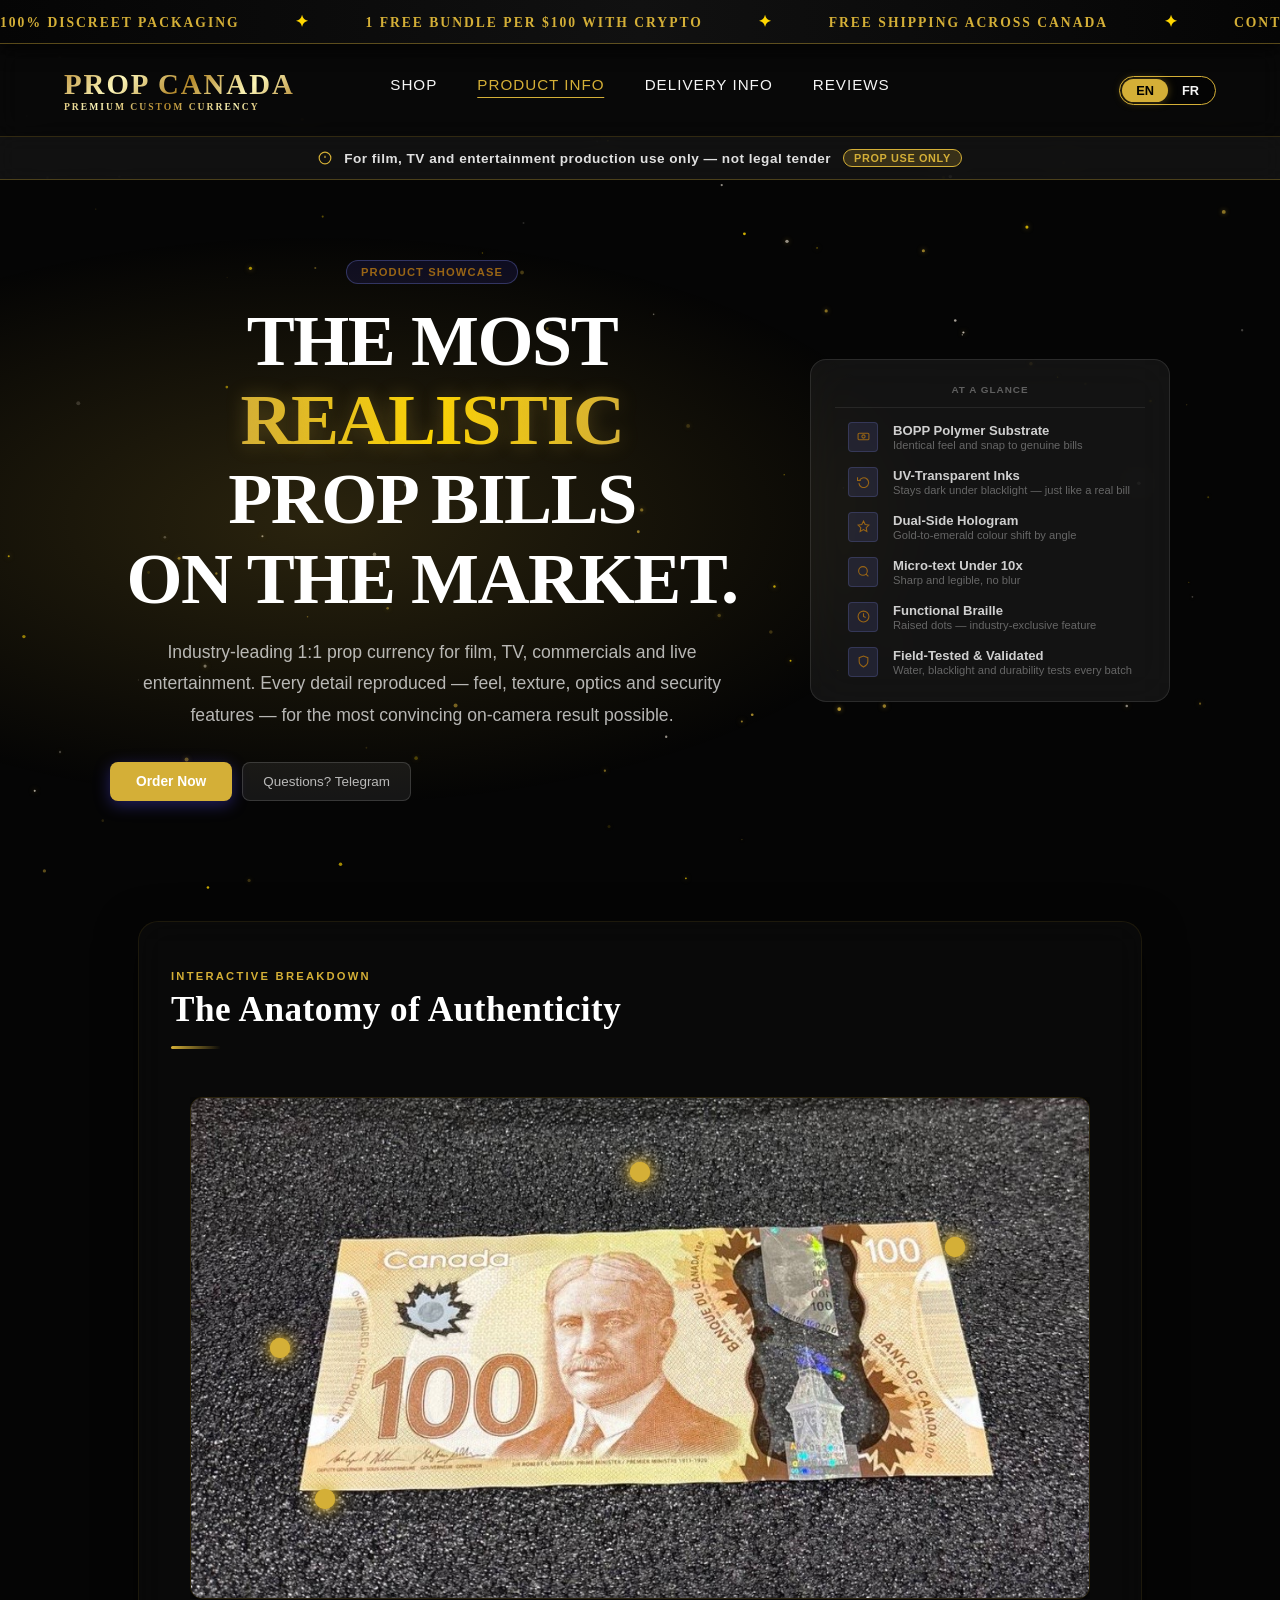
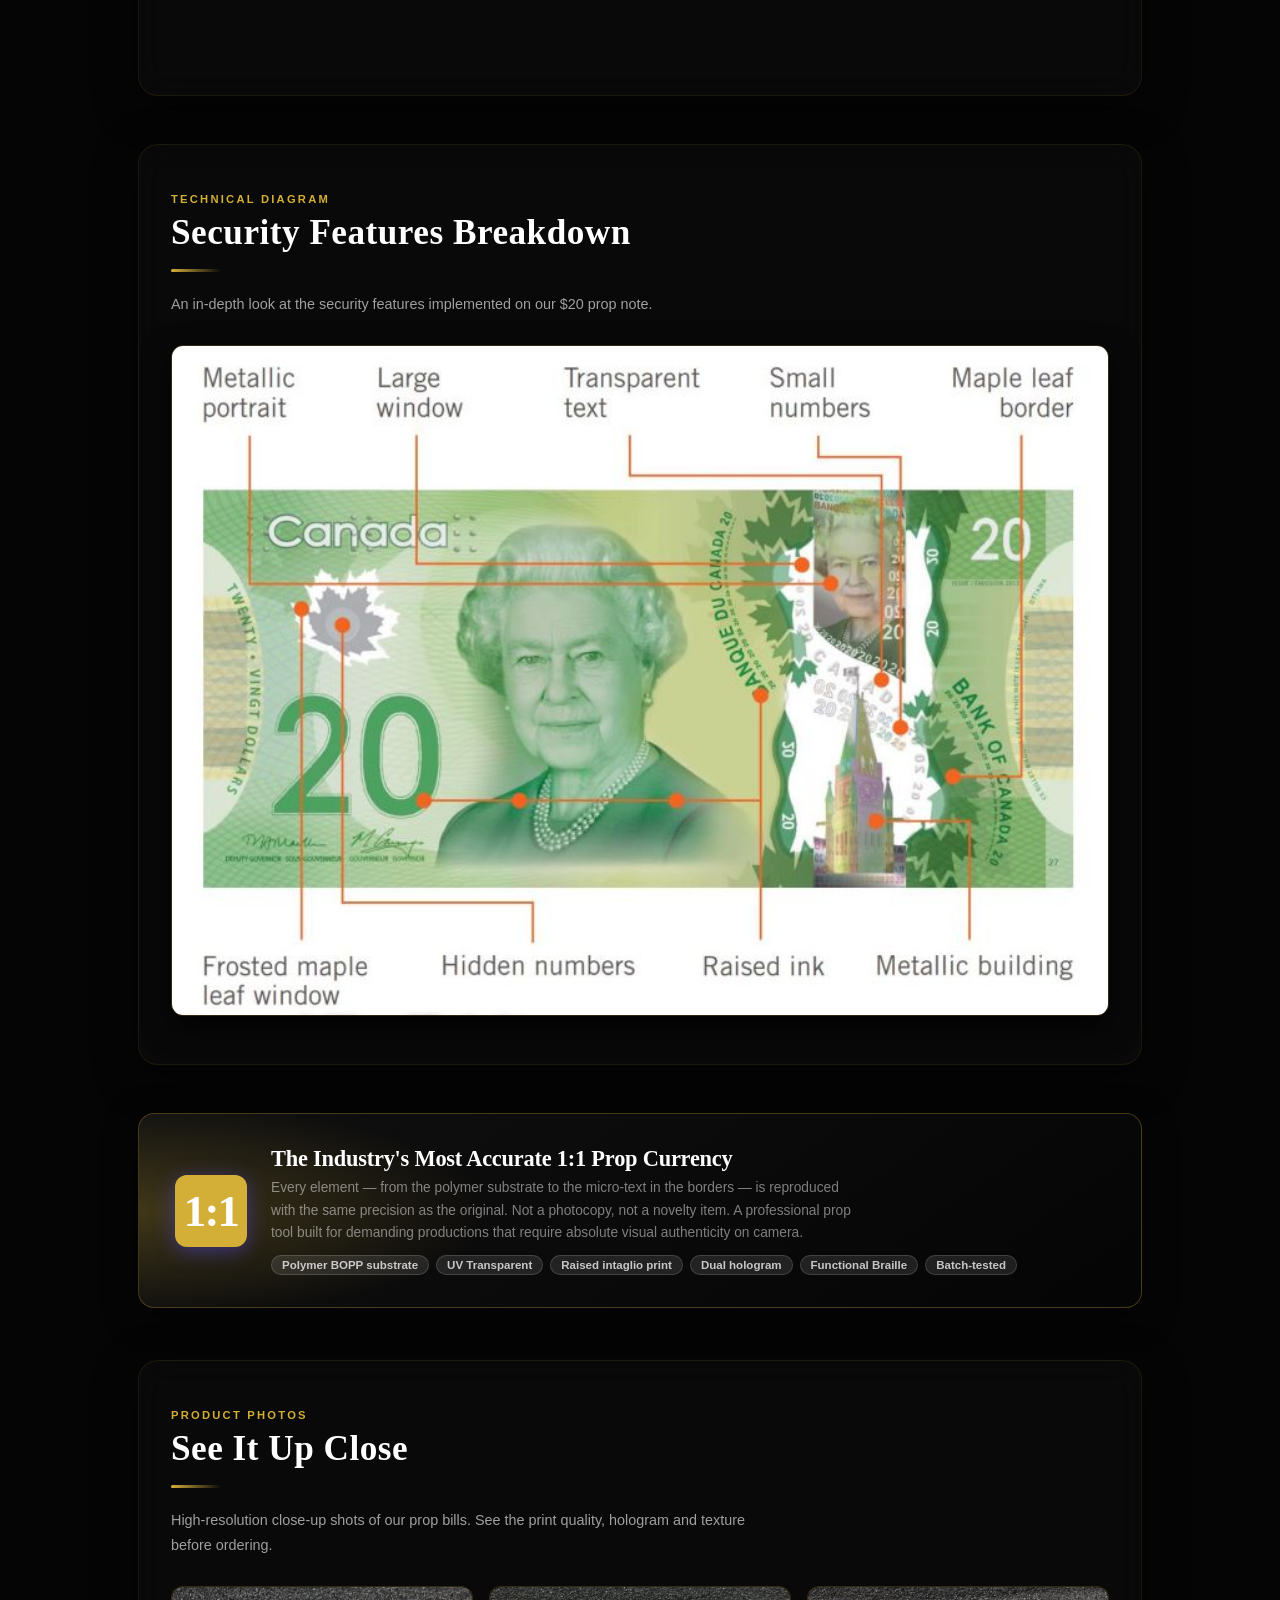
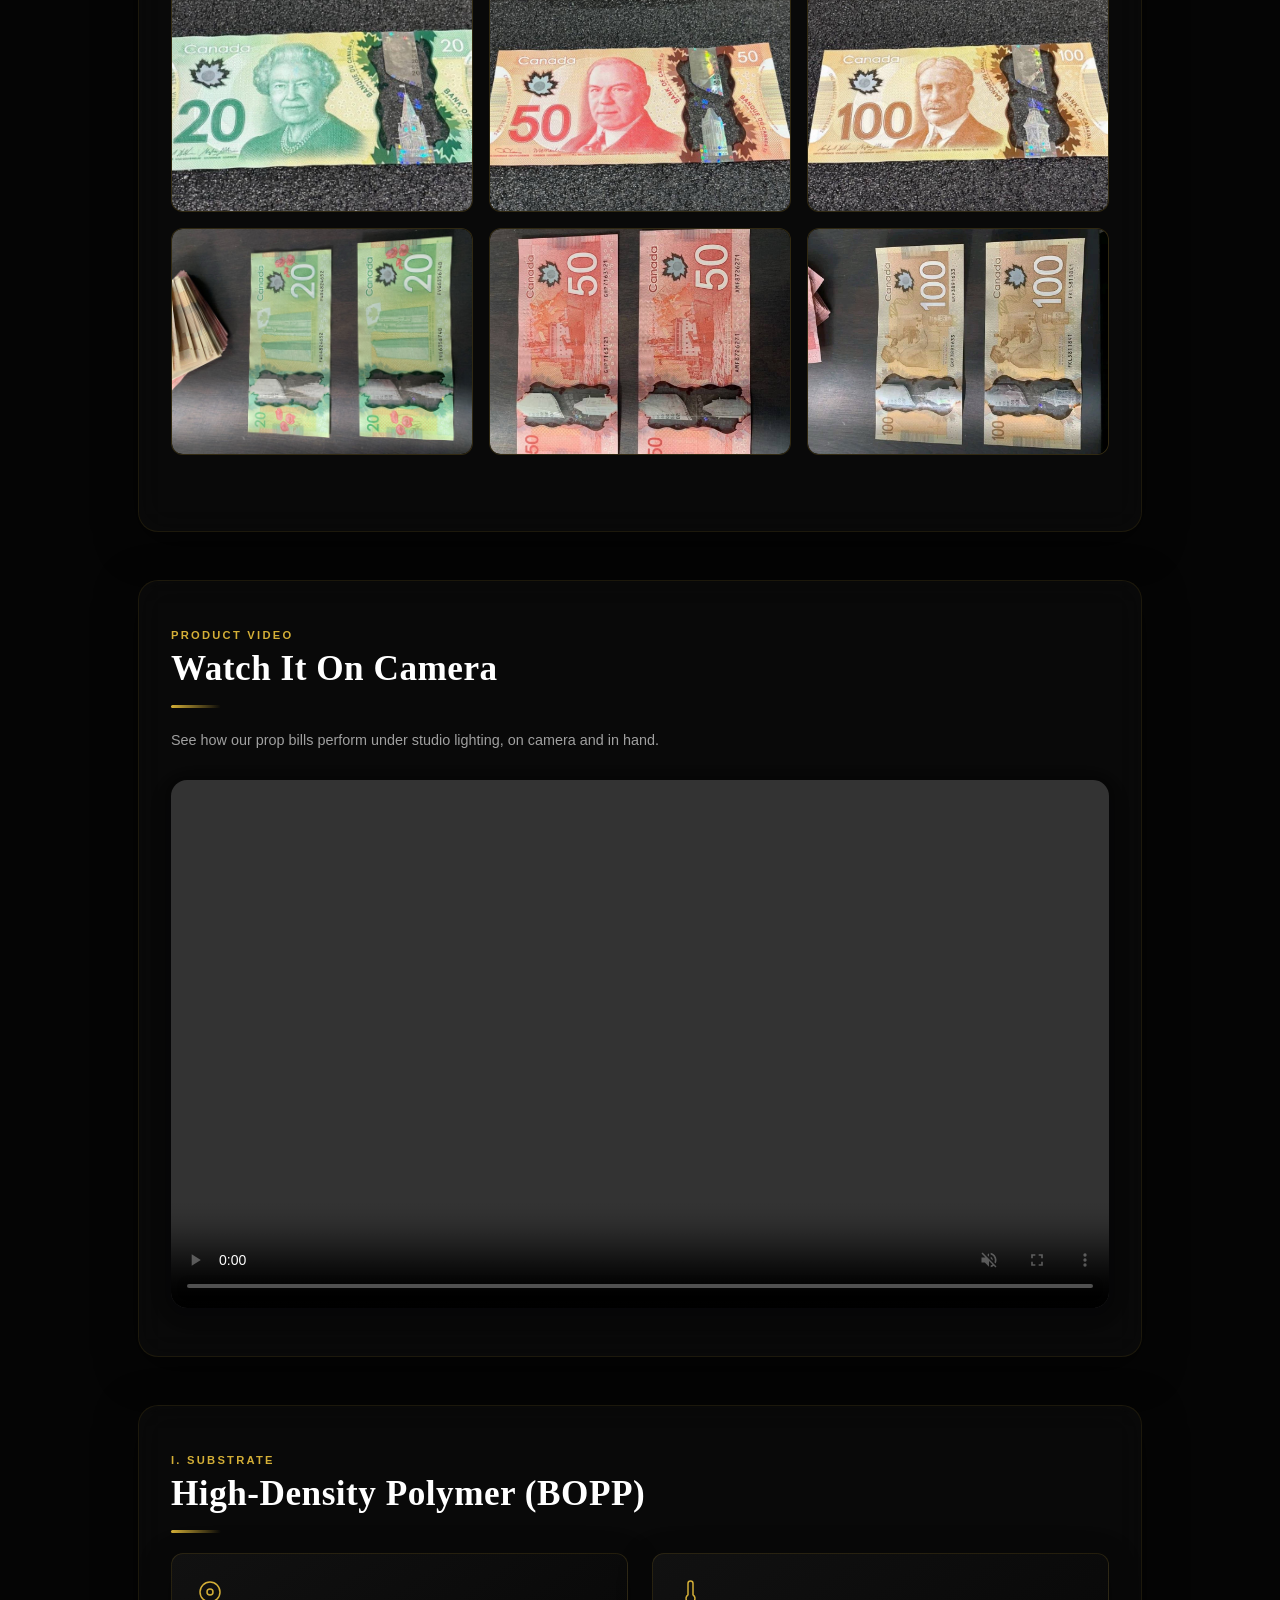
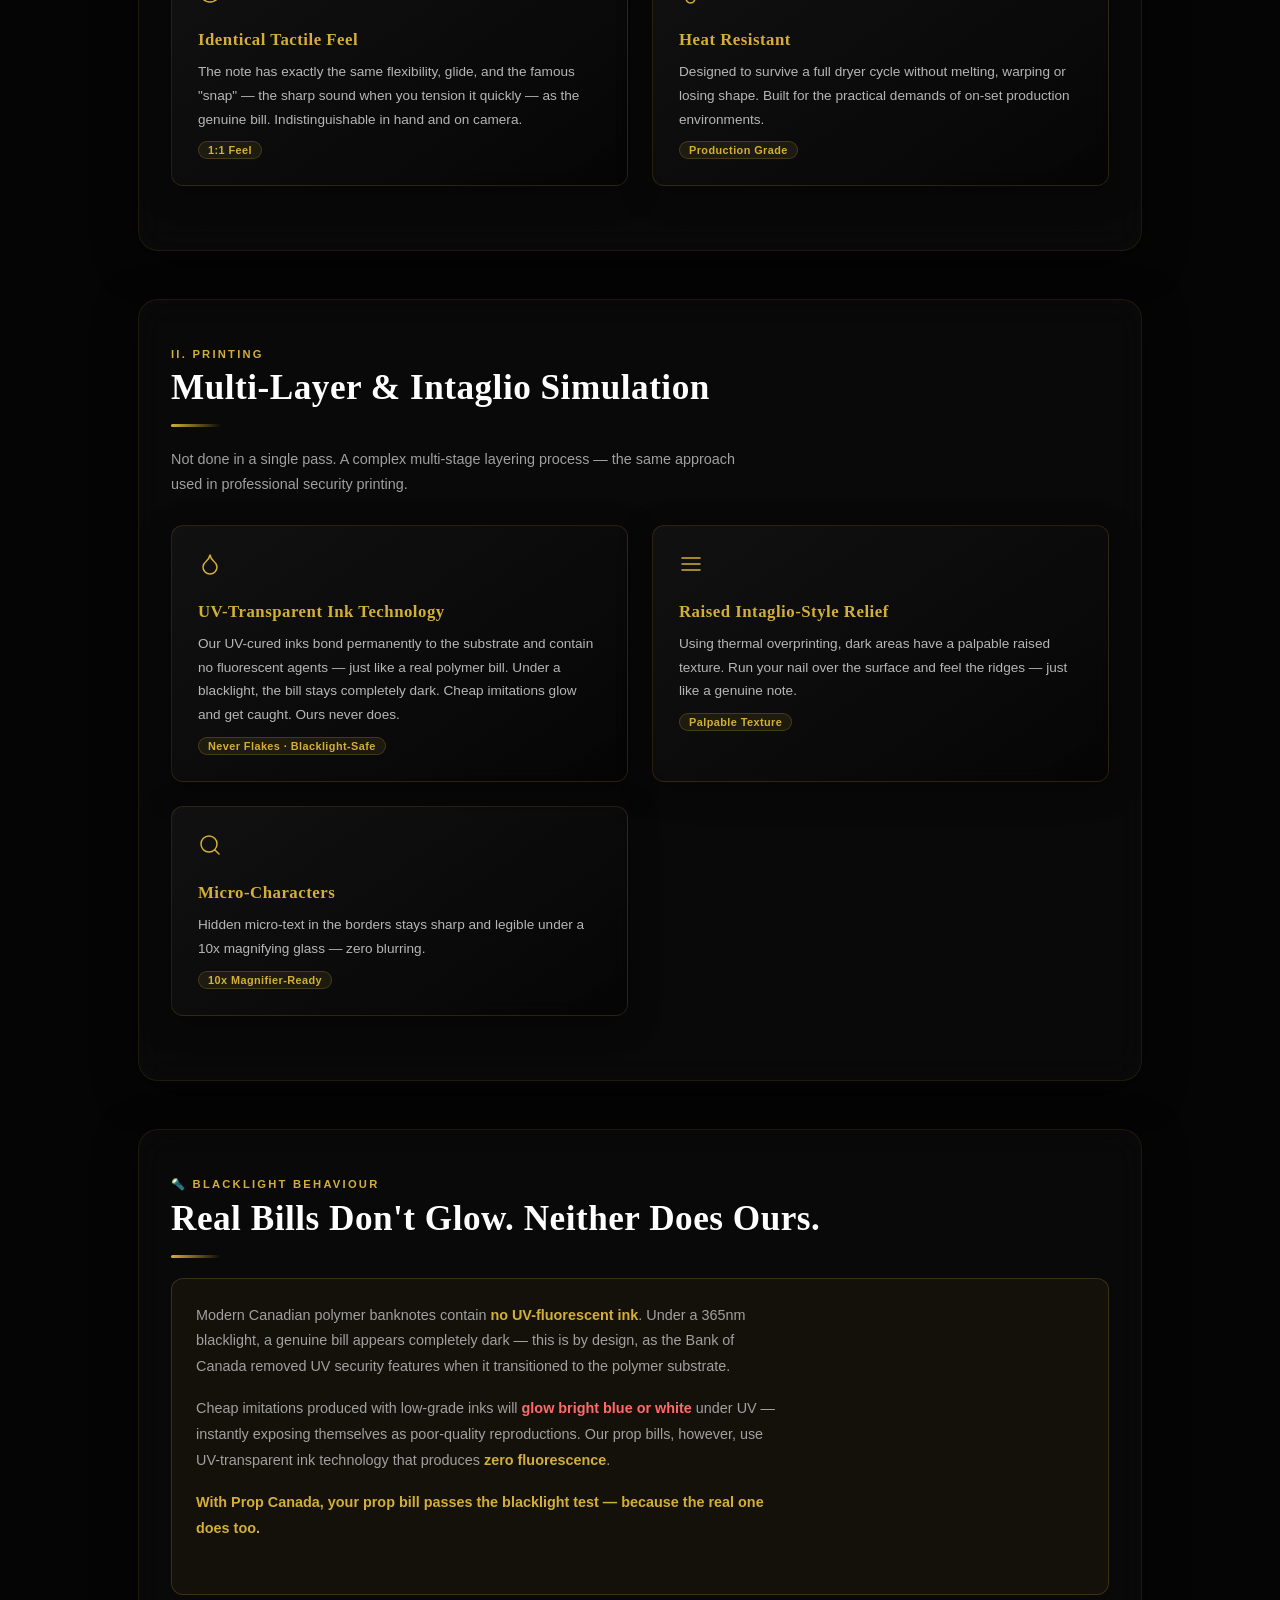
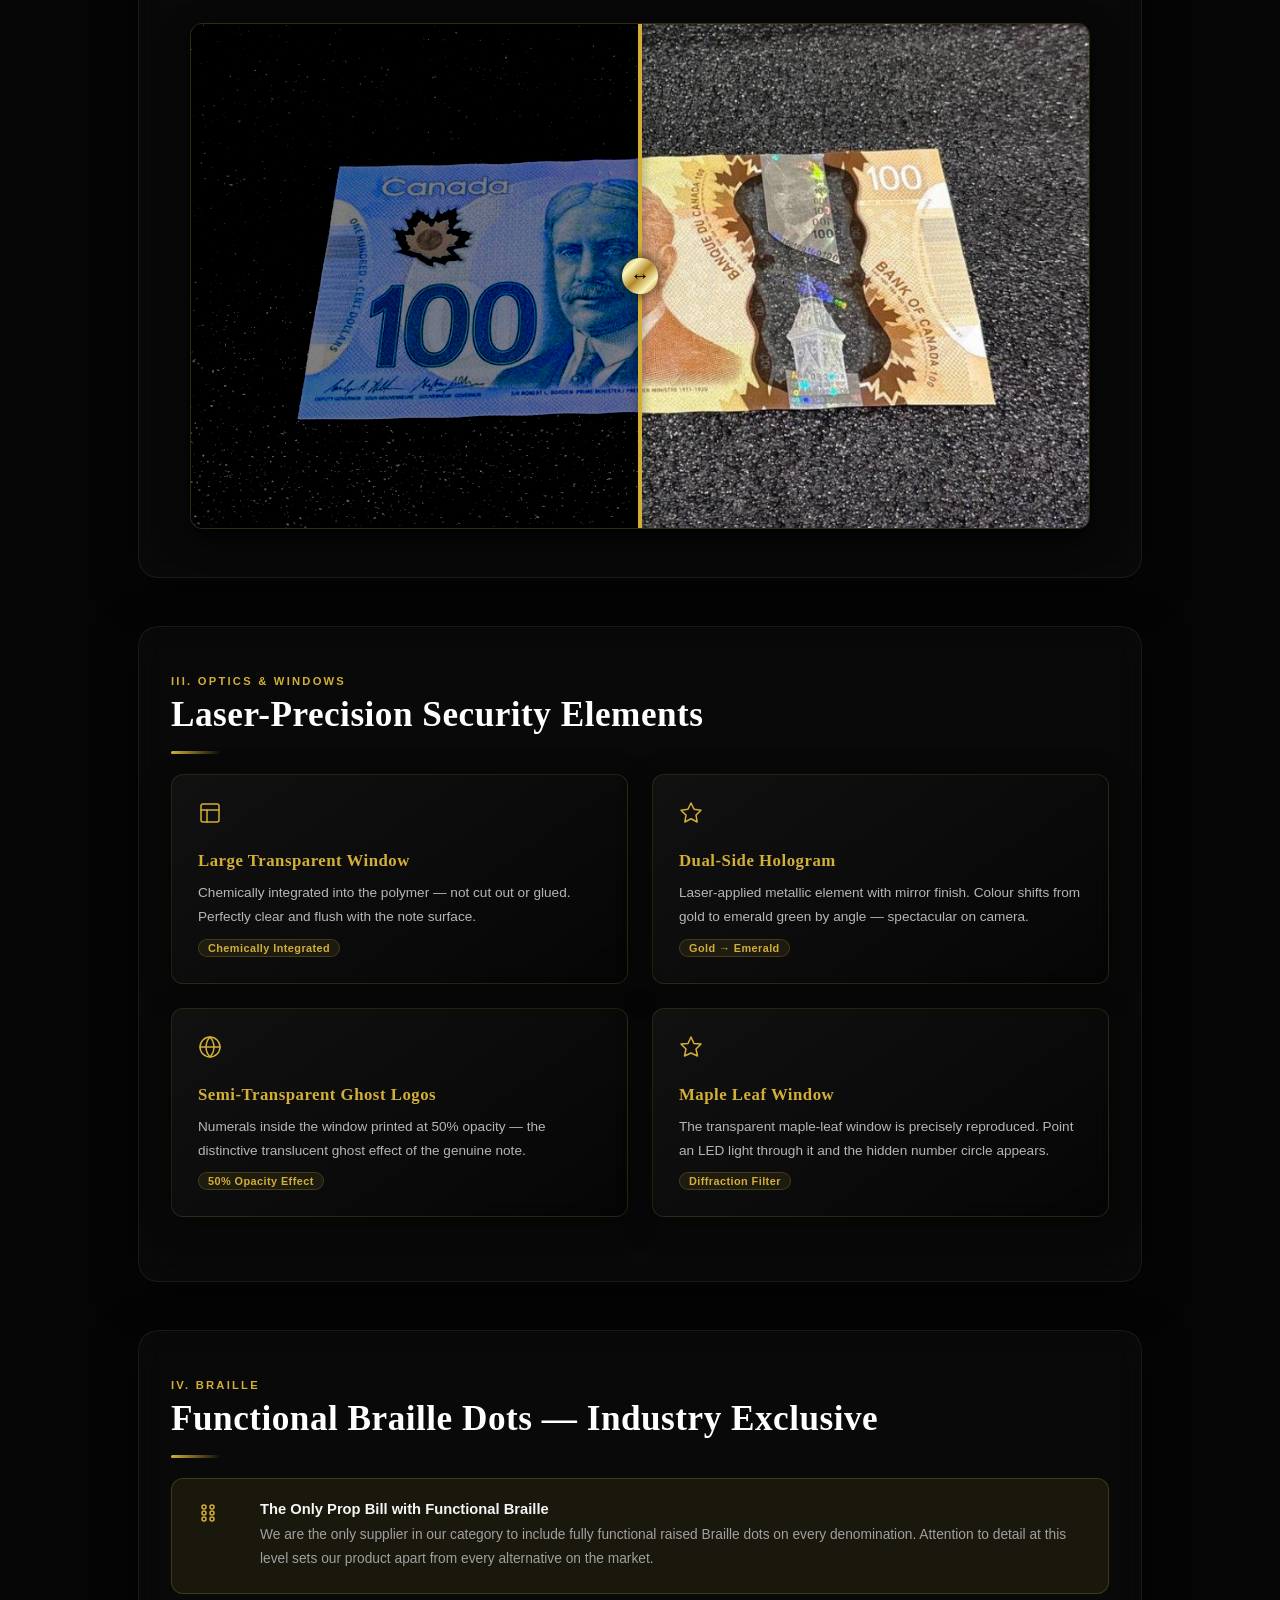
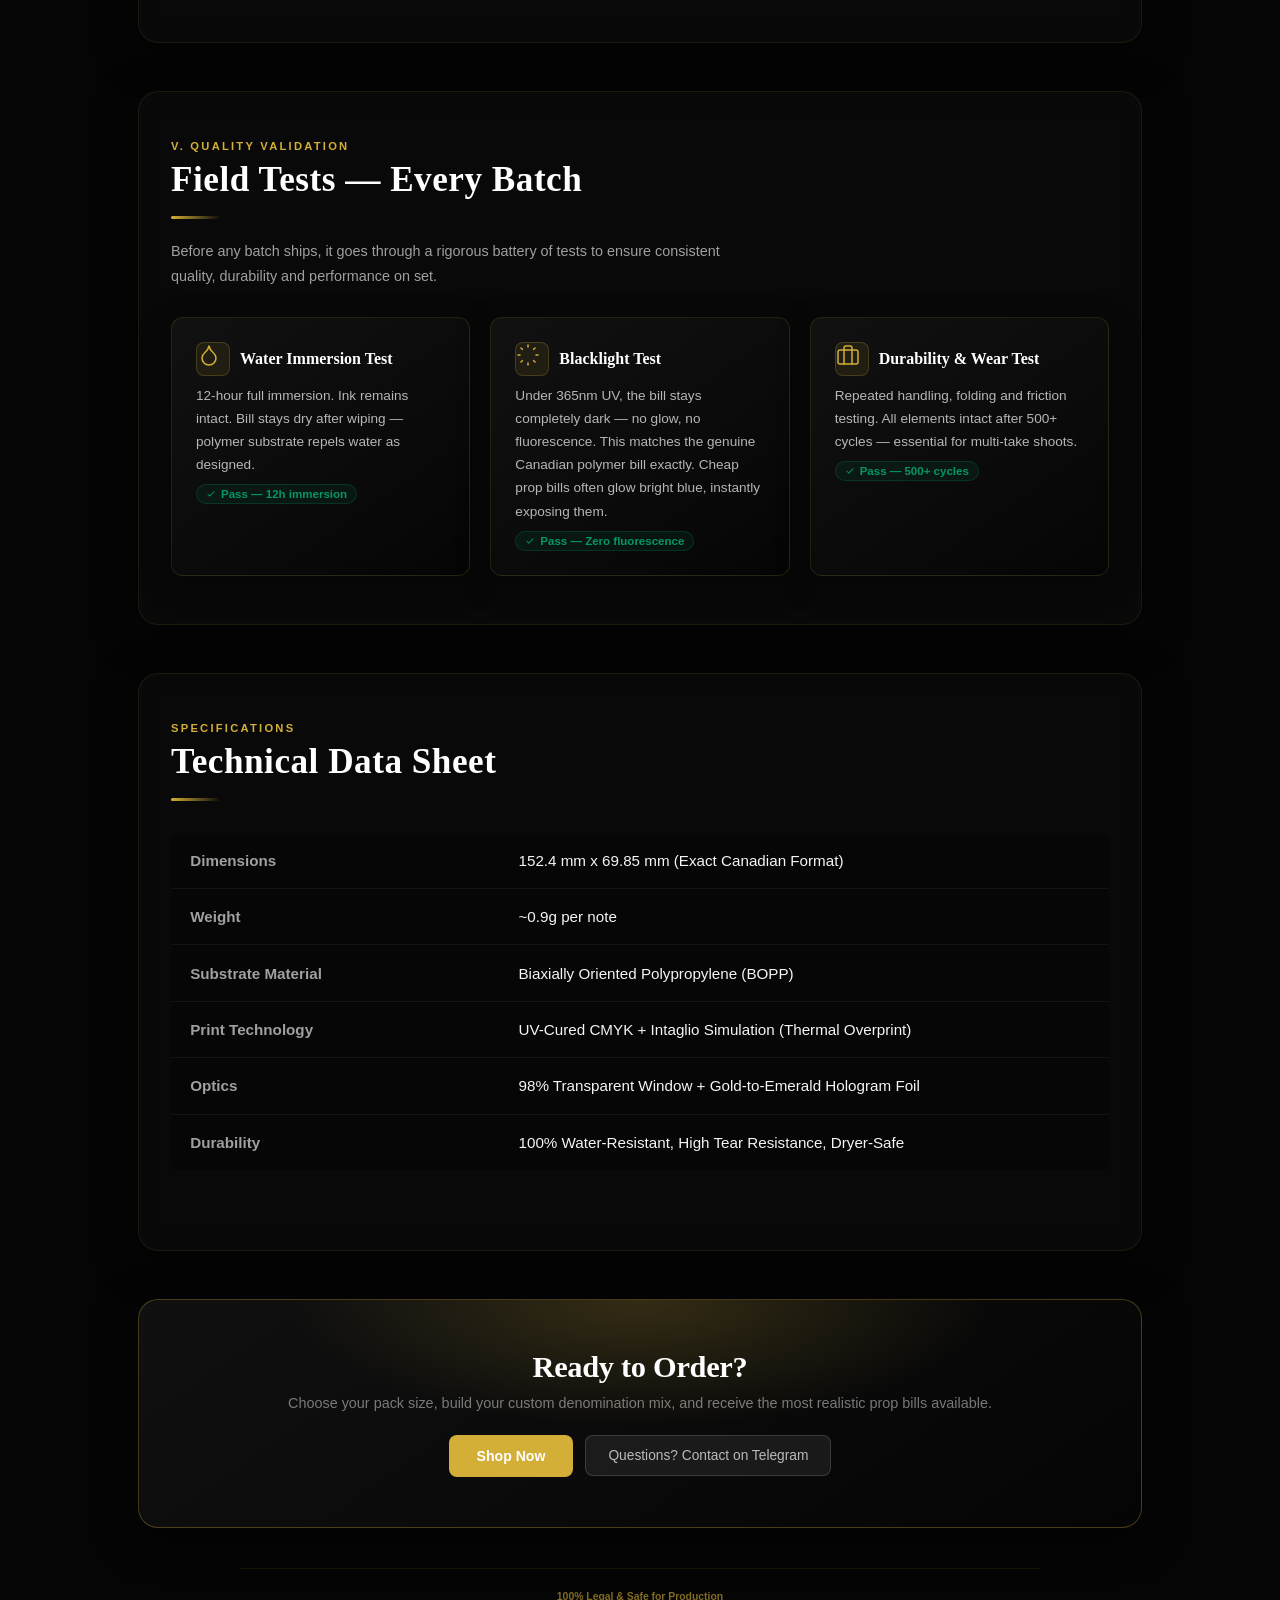
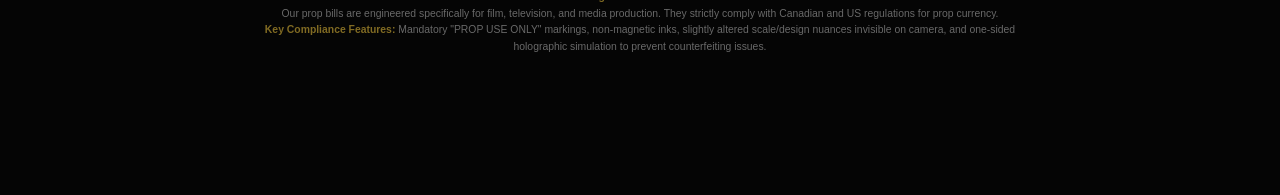
<file: pages/product-info.html>
<!DOCTYPE html>
<html lang="en">
<head>
<meta charset="UTF-8">
<meta name="viewport" content="width=device-width, initial-scale=1.0">
<title>Product Information — Prop Bills Shop</title>
<link rel="preconnect" href="https://fonts.googleapis.com">
<link href="https://fonts.googleapis.com/css2?family=Fraunces:ital,opsz,wght@0,9..144,300;0,9..144,700;0,9..144,900;1,9..144,700;1,9..144,900&family=Plus+Jakarta+Sans:wght@300;400;500;600;700;800&family=JetBrains+Mono:wght@400;500&display=swap" rel="stylesheet">
<style>
:root{
  --night:#050505;--night2:#0a0a0a;--night3:#111111;
  --w:rgba(15,15,15,0.7);--g50:rgba(10,10,10,0.6);--g100:#151515;--g200:rgba(212,175,55,0.2);
  --ink:#f5f5f5;--ink2:#c4c5de;--ink3:#a0a0a0;--ink4:#777777;
  --ind:#D4AF37;--ind2:#FFD700;--ind3:#996515;
  --ip:rgba(212,175,55,.09);--ib:rgba(212,175,55,.22);
  --amb:#d97706;--ap:rgba(217,119,6,.09);--ab:rgba(217,119,6,.22);
  --em:#059669;--ep:rgba(5,150,105,.09);--eb:rgba(5,150,105,.22);
  --gold:#f59e0b;
  --r4:4px;--r8:8px;--r12:12px;--r16:16px;--r20:20px;
  --ease:.2s cubic-bezier(.4,0,.2,1);
  --sh:0 2px 12px rgba(12,13,32,.07),0 1px 3px rgba(12,13,32,.04);
  --shm:0 6px 24px rgba(12,13,32,.1),0 2px 8px rgba(12,13,32,.06);
}
*,*::before,*::after{margin:0;padding:0;box-sizing:border-box;}
html{scroll-behavior:smooth;}
body{font-family:'Inter',sans-serif;background:#050505;color:var(--ink);-webkit-font-smoothing:antialiased;}

/* NAV */
.nav{background:var(--night);padding:0 28px;display:flex;align-items:center;justify-content:space-between;height:60px;position:sticky;top:0;z-index:100;box-shadow:0 2px 16px rgba(0,0,0,.35);}
.nav-logo{font-family:'Cinzel',serif;font-size:1.1rem;font-weight:700;color:#fff;text-decoration:none;}
.nav-back{display:flex;align-items:center;gap:7px;color:rgba(255,255,255,.6);text-decoration:none;font-size:.84rem;font-weight:600;transition:color var(--ease);}
.nav-back:hover{color:#fff;}
.lang-sw{display:flex;background:rgba(255,255,255,.08);border:1px solid rgba(255,255,255,.1);border-radius:50px;padding:3px;}
.lb{padding:4px 12px;border:none;border-radius:50px;background:transparent;color:rgba(255,255,255,.45);font-size:.74rem;font-weight:600;cursor:pointer;transition:var(--ease);font-family:'Inter',sans-serif;}
.lb.active{background:var(--ind);color:#fff;}

/* LEGAL BANNER */
.legal-banner{background:rgba(20,20,20,0.8); border-bottom:1px solid rgba(212,175,55,0.3); padding:12px 28px; display:flex; align-items:center; justify-content:center; gap:12px; flex-wrap:wrap; backdrop-filter:blur(10px);}
.legal-banner svg{color:#D4AF37;flex-shrink:0;}
.legal-banner-txt{font-size:.85rem;font-weight:600;color:#e0e0e0; letter-spacing:0.5px;}
.legal-badge{background:rgba(212,175,55,0.2); border:1px solid #D4AF37; color:#D4AF37;font-size:.68rem;font-weight:800;letter-spacing:.06em;padding:2px 10px;border-radius:50px;text-transform:uppercase;}

/* HERO */
.hero{background:transparent; padding:80px 28px 60px; position:relative; z-index:1; text-align:center;}
.hero::before{content:'';position:absolute;inset:0;background:radial-gradient(ellipse 70% 60% at 25% 50%,rgba(212,175,55,.18),transparent 70%);pointer-events:none;}
.hero-inner{max-width:1060px;margin:0 auto;display:grid;grid-template-columns:1fr 360px;gap:56px;align-items:center;position:relative;z-index:1;}
.kicker{display:inline-flex;align-items:center;gap:7px;border:1px solid rgba(129,140,248,.3);background:rgba(79,70,229,.12);color:var(--ind3);padding:5px 14px;border-radius:50px;font-size:.7rem;font-weight:700;letter-spacing:.1em;text-transform:uppercase;margin-bottom:18px;}
.hero h1{font-family:\'Cinzel\',serif; font-size:clamp(2.5rem, 6vw, 4.5rem); font-weight:900; color:#fff; letter-spacing:-0.02em; margin-bottom:18px; line-height:1.1; text-transform:uppercase;}
.hero h1 em{background: linear-gradient(to right, #D4AF37, #FFD700, #D4AF37); -webkit-background-clip: text; -webkit-text-fill-color: transparent; font-style: normal; text-shadow: 0 0 20px rgba(212,175,55,0.3);}
.hero p{font-size:1.1rem; color:rgba(255,255,255,0.7); max-width:600px; margin:0 auto 30px; line-height:1.8;}
.hero-btns{display:flex;gap:10px;flex-wrap:wrap;}
.btn-hero{background:var(--ind);color:#fff;border:none;padding:12px 26px;border-radius:var(--r8);font-size:.86rem;font-weight:700;cursor:pointer;font-family:'Inter',sans-serif;text-decoration:none;transition:var(--ease);box-shadow:0 4px 16px rgba(79,70,229,.4);display:inline-block;}
.btn-hero:hover{background:var(--ind2);transform:translateY(-1px);}
.btn-hero-g{background:rgba(255,255,255,.07);color:rgba(255,255,255,.7);border:1px solid rgba(255,255,255,.15);padding:11px 20px;border-radius:var(--r8);font-size:.84rem;font-weight:500;text-decoration:none;transition:var(--ease);display:inline-block;}
.btn-hero-g:hover{background:rgba(255,255,255,.12);color:#fff;}
/* Hero specs card */
.hero-card{background:rgba(255,255,255,.06);border:1px solid rgba(255,255,255,.1);border-radius:var(--r16);padding:24px;backdrop-filter:blur(20px);text-align:center;}
.hero-card-title{font-size:.62rem;font-weight:700;letter-spacing:.1em;text-transform:uppercase;color:rgba(255,255,255,.32);margin-bottom:14px;padding-bottom:12px;border-bottom:1px solid rgba(255,255,255,.08);text-align:center;}
.hc-rows{display:inline-flex;flex-direction:column;gap:15px;text-align:left;margin:0 auto;}
.hc-row{display:flex;align-items:center;gap:15px;}
.hc-ico{width:30px;height:30px;border-radius:var(--r4);background:rgba(129,140,248,.12);border:1px solid rgba(129,140,248,.2);display:flex;align-items:center;justify-content:center;flex-shrink:0;}
.hc-ico svg{color:var(--ind3);}
.hc-name{font-size:.82rem;font-weight:600;color:rgba(255,255,255,.8);}
.hc-val{font-size:.7rem;color:rgba(255,255,255,.35);margin-top:1px;}

/* CONTENT */
.wrap{max-width:1060px;margin:0 auto;padding:60px 28px 80px;}

/* Section headers */
.sec{margin-bottom:52px;}
.sec-eye{font-size:.7rem;font-weight:700;letter-spacing:.2em;text-transform:uppercase;color:#D4AF37;margin-bottom:8px;}
.sec-title{font-family:\'Cinzel\',serif; font-size:2.2rem; font-weight:700; color:#fff; letter-spacing:0.5px; margin-bottom:16px;}
.sec-rule{width:50px;height:3px;background:linear-gradient(90deg, #D4AF37, transparent);border-radius:2px;margin-bottom:20px;}
.sec-desc{font-size:.9rem;color:var(--ink3);line-height:1.72;max-width:580px;margin-bottom:28px;}

/* Quality callout bar */
.quality-bar{background:linear-gradient(145deg, rgba(20,20,20,0.8), rgba(5,5,5,0.9)); backdrop-filter:blur(12px); border:1px solid rgba(212,175,55,0.3); border-radius:var(--r16); padding:32px 36px; margin-bottom:52px; position:relative; overflow:hidden; box-shadow:0 8px 32px rgba(0,0,0,0.5);}
.quality-bar::before{content:'';position:absolute;inset:0;background:radial-gradient(ellipse 50% 80% at 0 50%,rgba(212,175,55,.25),transparent 70%);pointer-events:none;}
.qb-inner{position:relative;z-index:1;display:flex;align-items:center;gap:24px;flex-wrap:wrap;}
.qb-badge{background:linear-gradient(135deg, #D4AF37, #FFD700); color:#000; box-shadow:0 8px 32px rgba(212,175,55,0.3);
  background:var(--ind);color:#fff;
  font-family:'Cinzel',serif;font-size:2.8rem;font-weight:900;
  width:72px;height:72px;border-radius:var(--r12);
  display:flex;align-items:center;justify-content:center;
  flex-shrink:0;letter-spacing:-.04em;
  box-shadow:0 4px 20px rgba(79,70,229,.5);
}
.qb-text h3{font-family:'Cinzel',serif;font-size:1.4rem;font-weight:700;color:#fff;margin-bottom:5px;letter-spacing:-.01em;}
.qb-text p{font-size:.86rem;color:rgba(255,255,255,.48);line-height:1.65;max-width:580px;}
.qb-tags{display:flex;gap:7px;flex-wrap:wrap;margin-top:10px;}
.qb-tag{background:rgba(255,255,255,.1);border:1px solid rgba(255,255,255,.15);color:rgba(255,255,255,.75);font-size:.72rem;font-weight:600;padding:3px 10px;border-radius:50px;}

/* Feature sections */
.feature-grid{display:grid;grid-template-columns:repeat(auto-fill,minmax(320px,1fr)); gap:24px;margin-bottom:16px;}
.feat-card{background:linear-gradient(145deg, rgba(20,20,20,0.8), rgba(5,5,5,0.9)); backdrop-filter: blur(10px); border:1px solid rgba(212,175,55,0.15); border-radius:var(--r12); padding:26px; box-shadow:0 8px 32px rgba(0,0,0,0.4); transition:all var(--ease); position:relative; overflow:hidden;}
.feat-card::before{content:'';position:absolute;top:0;left:0;right:0;height:3px;background:linear-gradient(90deg,var(--ind),var(--ind3));opacity:0;transition:opacity var(--ease);}
.feat-card:hover{transform:translateY(-4px); box-shadow:0 12px 40px rgba(212,175,55,0.15); border-color:rgba(212,175,55,0.5);}
.feat-card:hover::before{opacity:1;}
.feat-icon{font-size:1.6rem;margin-bottom:12px;}
.feat-title{font-family:'Cinzel',serif; font-size:1.05rem; font-weight:700; color:#D4AF37; margin-bottom:10px; letter-spacing:0.5px;}
.feat-desc{font-size:0.85rem; color:rgba(255,255,255,0.7); line-height:1.75;}
.feat-tag{display:inline-flex;align-items:center;margin-top:10px;background:var(--ip);border:1px solid var(--ib);color:var(--ind);font-size:.68rem;font-weight:700;padding:2px 9px;border-radius:50px;letter-spacing:.04em;}

/* Technical deep-dive */
.tech-row{
  display:flex;gap:20px;padding:22px 0;
  border-bottom:1px solid var(--g100);
  align-items:flex-start;
}
.tech-row:last-child{border-bottom:none;}
.tech-num{color:rgba(212,175,55,0.3); text-shadow:0 2px 10px rgba(212,175,55,0.1);
  font-family:'Cinzel',serif;font-size:2.4rem;font-weight:900;
  color:var(--g200);line-height:1;flex-shrink:0;min-width:44px;
  transition:color var(--ease);
}
.tech-row:hover .tech-num{color:rgba(212,175,55,0.3); text-shadow:0 2px 10px rgba(212,175,55,0.1);color:var(--ind);}
.tech-body{}
.tech-title{font-family:'Cinzel',serif; font-size:1.1rem; font-weight:700; color:#fff; margin-bottom:8px;}
.tech-desc{font-size:0.9rem; color:rgba(255,255,255,0.7); line-height:1.8;}
.tech-detail{
  margin-top:12px;background:var(--g50);border:1px solid var(--g200);
  border-radius:var(--r8);padding:12px 14px;
  font-size:.8rem;color:var(--ink2);line-height:1.7;
}
.tech-detail strong{color:var(--ink);}

/* Validation tests */
.test-cards{display:grid;grid-template-columns:repeat(auto-fill,minmax(280px,1fr)); gap:20px;margin-top:8px;}
.test-card{background:linear-gradient(145deg, rgba(20,20,20,0.8), rgba(5,5,5,0.9)); backdrop-filter: blur(10px); border:1px solid rgba(212,175,55,0.15); border-radius:var(--r12); padding:24px; box-shadow:0 8px 32px rgba(0,0,0,0.4); transition:all var(--ease);}
.test-header{display:flex;align-items:center;gap:10px;margin-bottom:8px;}
.test-ico{width:34px;height:34px;border-radius:var(--r8);background:var(--ip);border:1px solid var(--ib);display:flex;align-items:center;justify-content:center;font-size:.9rem;flex-shrink:0;}
.test-title{font-family:'Cinzel',serif; font-size:1rem; font-weight:700; color:#fff;}
.test-desc{font-size:0.85rem; color:rgba(255,255,255,0.7); line-height:1.7;}
.test-result{display:inline-flex;align-items:center;gap:5px;margin-top:8px;background:var(--ep);border:1px solid var(--eb);color:var(--em);font-size:.72rem;font-weight:700;padding:3px 9px;border-radius:50px;}

/* Photo grid */
.photo-grid{display:grid;grid-template-columns:repeat(auto-fill,minmax(260px,1fr));gap:16px;margin-bottom:28px;}

/* Filled photo slot */
.photo-slot{background:var(--g50);border:1px solid rgba(212,175,55,0.2);border-radius:var(--r12);aspect-ratio:4/3;overflow:hidden;position:relative;transition:transform var(--ease),box-shadow var(--ease),border-color var(--ease);cursor:zoom-in;}
.photo-slot:hover{transform:translateY(-4px);box-shadow:0 12px 40px rgba(212,175,55,0.15);border-color:rgba(212,175,55,0.5);}
.photo-slot img{width:100%;height:100%;object-fit:cover;border-radius:10px;display:block;transition:transform .35s ease;}
.photo-slot:hover img{transform:scale(1.04);}
.photo-slot-caption{
  position:absolute;bottom:0;left:0;right:0;
  background:linear-gradient(transparent,rgba(7,9,28,.72));
  padding:22px 12px 10px;
  font-size:.72rem;font-weight:700;color:#fff;letter-spacing:.04em;text-align:center;
  opacity:0;transition:opacity var(--ease);
}
.photo-slot:hover .photo-slot-caption{opacity:1;}

/* Empty placeholder slot */
.photo-slot-empty{
  background:var(--g50);border:2px dashed var(--g200);border-radius:var(--r12);
  aspect-ratio:4/3;display:flex;flex-direction:column;align-items:center;justify-content:center;
  gap:8px;transition:border-color var(--ease),background var(--ease);
  text-align:center;padding:20px;
}
.photo-slot-empty:hover{border-color:var(--ind);background:var(--ip);}
.photo-slot-ico{font-size:1.8rem;opacity:.25;}
.photo-slot-lbl{font-size:.78rem;font-weight:600;color:var(--ink3);}
.photo-slot-hint{font-size:.66rem;color:var(--ink4);}

/* Lightbox */
.lightbox{display:none;position:fixed;inset:0;background:rgba(0,0,0,.88);z-index:999;align-items:center;justify-content:center;padding:20px;cursor:zoom-out;}
.lightbox.open{display:flex;}
.lightbox img{max-width:92vw;max-height:88vh;border-radius:var(--r12);box-shadow:0 24px 80px rgba(0,0,0,.6);object-fit:contain;}
.lightbox-close{position:absolute;top:18px;right:22px;background:rgba(255,255,255,.12);border:none;color:#fff;font-size:1.2rem;width:36px;height:36px;border-radius:50%;cursor:pointer;display:flex;align-items:center;justify-content:center;transition:background var(--ease);}
.lightbox-close:hover{background:rgba(255,255,255,.22);}

/* Video placeholder */
.video-slot{
  background:var(--night);border-radius:var(--r16);aspect-ratio:16/9;
  display:flex;flex-direction:column;align-items:center;justify-content:center;gap:12px;
  border:1px solid rgba(255,255,255,.07);position:relative;overflow:hidden;
}
.video-slot::before{content:'';position:absolute;inset:0;background:radial-gradient(ellipse 60% 60% at 50% 50%,rgba(79,70,229,.12),transparent 70%);}
.video-slot svg{color:rgba(255,255,255,.25);position:relative;z-index:1;}
.video-slot-lbl{font-size:.72rem;font-weight:700;letter-spacing:.08em;text-transform:uppercase;color:var(--ind3);position:relative;z-index:1;}
.video-slot-desc{font-size:.82rem;color:rgba(255,255,255,.35);position:relative;z-index:1;text-align:center;max-width:300px;line-height:1.6;}

/* Admin hint */
.admin-hint{background:rgba(217,119,6,.07);border:1.5px dashed rgba(217,119,6,.3);border-radius:var(--r8);padding:12px 15px;font-size:.8rem;color:rgba(217,119,6,.85);line-height:1.65;margin-bottom:24px;}
.admin-hint code{background:rgba(217,119,6,.12);padding:1px 6px;border-radius:4px;font-family:monospace;}

/* CTA */
.cta{background:linear-gradient(145deg, rgba(20,20,20,0.8), rgba(5,5,5,0.9)); backdrop-filter:blur(12px); border:1px solid rgba(212,175,55,0.3); border-radius:var(--r20); padding:50px 40px; text-align:center; position:relative; overflow:hidden; box-shadow: 0 10px 40px rgba(0,0,0,0.5);}
.cta::before{content:'';position:absolute;inset:0;background:radial-gradient(ellipse 50% 80% at 50% 0%,rgba(212,175,55,.2),transparent 70%);pointer-events:none;}
.cta h2{font-family:'Cinzel',serif;font-size:1.9rem;font-weight:700;color:#fff;letter-spacing:-.01em;margin-bottom:10px;position:relative;z-index:1;}
.cta p{font-size:.9rem;color:rgba(255,255,255,.45);margin-bottom:24px;position:relative;z-index:1;}
.cta-btns{display:flex;align-items:center;justify-content:center;gap:12px;flex-wrap:wrap;position:relative;z-index:1;}
.btn-p{background:var(--ind);color:#fff;border:none;padding:13px 28px;border-radius:var(--r8);font-size:.88rem;font-weight:700;cursor:pointer;font-family:'Inter',sans-serif;text-decoration:none;transition:var(--ease);display:inline-block;}
.btn-p:hover{background:var(--ind2);transform:translateY(-1px);}
.btn-g{background:rgba(255,255,255,.07);color:rgba(255,255,255,.7);border:1px solid rgba(255,255,255,.15);padding:12px 22px;border-radius:var(--r8);font-size:.86rem;font-weight:500;text-decoration:none;transition:var(--ease);display:inline-block;}
.btn-g:hover{background:rgba(255,255,255,.12);color:#fff;}

@media(max-width:900px){.hero-inner{grid-template-columns:1fr;}.hero-card{display:none;}}
@media(max-width:640px){.wrap{padding:36px 14px 60px;}.hero{padding:48px 16px 44px;}.nav{padding:0 14px;}.quality-bar{background:linear-gradient(145deg, rgba(20,20,20,0.8), rgba(5,5,5,0.9)); backdrop-filter:blur(12px); border:1px solid rgba(212,175,55,0.3); border-radius:var(--r16); padding:32px 36px; margin-bottom:52px; position:relative; overflow:hidden; box-shadow:0 8px 32px rgba(0,0,0,0.5);}.cta{background:linear-gradient(145deg, rgba(20,20,20,0.8), rgba(5,5,5,0.9)); backdrop-filter:blur(12px); border:1px solid rgba(212,175,55,0.3); border-radius:var(--r20); padding:50px 40px; text-align:center; position:relative; overflow:hidden; box-shadow: 0 10px 40px rgba(0,0,0,0.5);}}




/* --- CSS POUR LA NAVIGATION DES PAGES SECONDAIRES --- */
:root {
    --gold-primary: #D4AF37;
    --text-muted: #a0a0a0;
    --text-light: #f5f5f5;
    --glass-bg: rgba(10, 10, 10, 0.6);
    --glass-border: rgba(212, 175, 55, 0.2);
    --font-heading: 'Cinzel', serif;
    --font-body: 'Inter', sans-serif;
    --gold-gradient: linear-gradient(135deg, #BF953F, #FCF6BA, #B38728, #FBF5B7, #AA771C);
}
/* --- NAVIGATION --- */
.navbar {
    position: sticky;
    top: 0;
    width: 100%;
    display: flex;
    justify-content: space-between;
    align-items: center;
    padding: 1.5rem 5%;
    background: var(--glass-bg);
    backdrop-filter: blur(12px);
    -webkit-backdrop-filter: blur(12px);
    border-bottom: 1px solid var(--glass-border);
    z-index: 100;
    transition: all 0.3s ease;
}

.navbar .logo {
    font-family: var(--font-heading);
    font-size: 1.8rem;
    font-weight: 700;
    letter-spacing: 2px;
    background: var(--gold-gradient);
    -webkit-background-clip: text;
    -webkit-text-fill-color: transparent;
    text-transform: uppercase;
    text-decoration: none;
}

.nav-links {
    list-style: none;
    display: flex;
    gap: 2.5rem;
    position: absolute;
    left: 50%;
    transform: translateX(-50%);
    margin: 0;
    padding: 0;
}

.nav-links a {
    color: var(--text-light);
    text-decoration: none;
    font-size: 0.95rem;
    font-weight: 400;
    text-transform: uppercase;
    letter-spacing: 1px;
    transition: color 0.3s ease;
    position: relative;
    font-family: var(--font-body);
}

.nav-links a::after {
    content: '';
    position: absolute;
    bottom: -5px;
    left: 0;
    width: 0%;
    height: 1px;
    background: var(--gold-primary);
    transition: width 0.3s ease;
}

.nav-links a:hover,
.nav-links a.active {
    color: var(--gold-primary);
}

.nav-links a:hover::after,
.nav-links a.active::after {
    width: 100%;
}

@media (max-width: 850px) {
    .nav-links { display: none; }
}

/* LANGUAGE TOGGLE */
.lang-tog { display:flex; background:rgba(0,0,0,0.5); border:1px solid #D4AF37; border-radius:50px; padding:2px; }
.lb { padding:4px 14px; border:none; border-radius:50px; background:transparent; color:#f5f5f5; font-size:0.8rem; font-weight:700; cursor:pointer; transition:all 0.3s ease; font-family:'Inter', sans-serif; }
.lb:hover { color:#D4AF37; }
.lb.active { background:#D4AF37; color:#000; box-shadow:0 0 10px rgba(212,175,55,0.4); }


/* ── ULTRA-PREMIUM PRODUCT INFO STYLES (V5) ── */

/* Glassmorphism Sections */
.glass-sec {
    background: rgba(15, 15, 15, 0.4);
    backdrop-filter: blur(16px);
    -webkit-backdrop-filter: blur(16px);
    border: 1px solid rgba(212, 175, 55, 0.1);
    border-radius: 20px;
    padding: 3rem 2rem;
    margin-bottom: 3rem;
    box-shadow: 0 10px 40px rgba(0,0,0,0.5), inset 0 0 20px rgba(255,255,255,0.02);
    transition: transform 0.4s ease, box-shadow 0.4s ease, border-color 0.4s ease;
    position: relative;
    overflow: hidden;
}
.glass-sec:hover {
    transform: translateY(-5px);
    box-shadow: 0 15px 50px rgba(0,0,0,0.7), inset 0 0 20px rgba(212,175,55,0.05);
    border-color: rgba(212, 175, 55, 0.3);
}

/* Option 1: Hotspots Anatomy */
.anatomy-container {
    position: relative;
    width: 100%;
    max-width: 900px;
    margin: 3rem auto;
    border-radius: 12px;
    background: #000;
}
.anatomy-img {
    width: 100%;
    display: block;
    border-radius: 12px;
    border: 1px solid rgba(212, 175, 55, 0.2);
    box-shadow: 0 10px 30px rgba(0,0,0,0.8);
}
.hotspot {
    position: absolute;
    width: 20px;
    height: 20px;
    background: var(--gold-primary);
    border-radius: 50%;
    transform: translate(-50%, -50%);
    cursor: crosshair;
    z-index: 10;
    box-shadow: 0 0 10px var(--gold-primary), 0 0 20px var(--gold-primary);
}
.hotspot::before {
    content: '';
    position: absolute;
    top: 50%; left: 50%;
    width: 100%; height: 100%;
    background: var(--gold-primary);
    border-radius: 50%;
    transform: translate(-50%, -50%);
    animation: hotspotPulse 2s infinite;
}
@keyframes hotspotPulse {
    0% { transform: translate(-50%, -50%) scale(1); opacity: 0.8; }
    100% { transform: translate(-50%, -50%) scale(2.5); opacity: 0; }
}
.hotspot-tooltip {
    position: absolute;
    bottom: 150%;
    left: 50%;
    transform: translateX(-50%) translateY(10px);
    width: max-content;
    max-width: 280px;
    background: rgba(10,10,10,0.95);
    backdrop-filter: blur(10px);
    border: 1px solid var(--gold-primary);
    padding: 15px;
    border-radius: 8px;
    color: var(--text-light);
    font-size: 0.85rem;
    opacity: 0;
    visibility: hidden;
    transition: all 0.3s cubic-bezier(0.4, 0, 0.2, 1);
    box-shadow: 0 10px 25px rgba(0,0,0,0.9);
    z-index: 20;
    pointer-events: none;
}
.hotspot:hover .hotspot-tooltip {
    opacity: 1;
    visibility: visible;
    transform: translateX(-50%) translateY(0);
}
.hotspot-tooltip h4 {
    color: var(--gold-primary);
    margin-bottom: 5px;
    font-family: var(--font-heading);
    letter-spacing: 1px;
}

/* Option 3: Tech Specs */
.spec-table-container {
    width: 100%;
    overflow-x: auto;
    margin: 2rem 0;
}
.spec-table {
    width: 100%;
    min-width: 600px;
    border-collapse: collapse;
    background: rgba(0,0,0,0.3);
    border-radius: 8px;
    overflow: hidden;
}
.spec-table tr {
    border-bottom: 1px solid rgba(255,255,255,0.05);
}
.spec-table tr:last-child {
    border-bottom: none;
}
.spec-table td {
    padding: 1.2rem;
    font-size: 0.95rem;
}
.spec-table td:first-child {
    font-weight: bold;
    color: var(--text-muted);
    width: 35%;
}
.spec-table td:last-child {
    color: var(--text-light);
    font-weight: 500;
}

/* Option 4: Compliance Tiny Footer */
.compliance-footer {
    text-align: center;
    max-width: 800px;
    margin: 40px auto;
    padding: 20px;
    font-size: 0.65rem;
    color: rgba(255,255,255,0.4);
    border-top: 1px solid rgba(212,175,55,0.1);
    line-height: 1.6;
}
.compliance-footer strong {
    color: rgba(212,175,55,0.6);
}

/* WATERMARKS & PROTECTION */
img {
    -webkit-user-drag: none;
    -khtml-user-drag: none;
    -moz-user-drag: none;
    -o-user-drag: none;
    user-drag: none;
}
.wm-wrapper {
    position: relative;
    display: block;
    width: 100%;
    height: 100%;
    overflow: hidden;
}
.wm-text {
    position: absolute;
    color: rgba(255, 255, 255, 0.7);
    font-size: 2.5rem;
    font-weight: 900;
    font-family: 'Inter', sans-serif;
    pointer-events: none;
    white-space: nowrap;
    text-shadow: 3px 3px 6px rgba(0,0,0,0.9), 0 0 10px rgba(0,0,0,0.5);
    z-index: 10;
}
.photo-slot .wm-text {
    color: rgba(255, 255, 255, 0.35);
    font-size: 1.2rem;
    font-weight: 800;
    text-shadow: 2px 2px 4px rgba(0,0,0,0.9);
    mix-blend-mode: overlay;
}
@keyframes wm1 {
    0% { top: 10%; left: -60%; transform: rotate(-15deg); }
    100% { top: 30%; left: 120%; transform: rotate(-15deg); }
}
@keyframes wm2 {
    0% { top: 70%; left: 120%; transform: rotate(15deg); }
    100% { top: 50%; left: -60%; transform: rotate(15deg); }
}
@keyframes wm3 {
    0% { top: -20%; left: 50%; transform: rotate(-45deg); }
    100% { top: 120%; left: 30%; transform: rotate(-45deg); }
}
.wm-1 { animation: wm1 12s linear infinite; }
.wm-2 { animation: wm2 15s linear infinite; }
.wm-3 { animation: wm3 18s linear infinite; }



</style>
    <link rel="stylesheet" href="../mobile-menu.css">
</head>
<body>

  <!-- Custom Cursor Removed -->
  <!-- Page Transition Overlay -->
  <div class="page-transition-overlay"></div>


<!-- NAV -->

    
    <!-- STRIP MARQUEE -->
    <style>
        .marquee-container { 
            background: linear-gradient(90deg, #050505, #111111, #050505); 
            border-bottom: 1px solid rgba(212, 175, 55, 0.4); 
            overflow: hidden; 
            white-space: nowrap; 
            position: relative; 
            z-index: 1000; 
            padding: 12px 0; 
            box-shadow: 0 4px 20px rgba(0,0,0,0.8); 
            display: flex;
            align-items: center;
        }
        .marquee-content { 
            display: inline-block; 
            white-space: nowrap; 
            animation: marquee 40s linear infinite; 
            font-family: 'Cinzel', serif; 
            font-size: 0.85rem; 
            font-weight: 700; 
            color: #D4AF37; 
            letter-spacing: 2px; 
            text-transform: uppercase;
        }
        .marquee-container:hover .marquee-content { animation-play-state: paused; }
        .marquee-item { display: inline-flex; align-items: center; }
        .marquee-item a { color: #D4AF37; text-decoration: none; transition: all 0.3s ease; }
        .marquee-item a:hover { color: #FFF; text-shadow: 0 0 10px rgba(212,175,55,0.8); }
        .marquee-ornament { margin: 0 50px; color: #FFD700; font-size: 1rem; display: inline-block; animation: m-pulse 2s infinite; }
        @keyframes marquee { 0% { transform: translateX(0); } 100% { transform: translateX(-50%); } }
        @keyframes m-pulse { 0%, 100% { opacity: 1; transform: scale(1); } 50% { opacity: 0.6; transform: scale(0.85); } }
    

/* --- CSS POUR LA NAVIGATION DES PAGES SECONDAIRES --- */
:root {
    --gold-primary: #D4AF37;
    --text-muted: #a0a0a0;
    --text-light: #f5f5f5;
    --glass-bg: rgba(10, 10, 10, 0.6);
    --glass-border: rgba(212, 175, 55, 0.2);
    --font-heading: 'Cinzel', serif;
    --font-body: 'Inter', sans-serif;
    --gold-gradient: linear-gradient(135deg, #BF953F, #FCF6BA, #B38728, #FBF5B7, #AA771C);
}
/* --- NAVIGATION --- */
.navbar {
    position: sticky;
    top: 0;
    width: 100%;
    display: flex;
    justify-content: space-between;
    align-items: center;
    padding: 1.5rem 5%;
    background: var(--glass-bg);
    backdrop-filter: blur(12px);
    -webkit-backdrop-filter: blur(12px);
    border-bottom: 1px solid var(--glass-border);
    z-index: 100;
    transition: all 0.3s ease;
}

.navbar .logo {
    font-family: var(--font-heading);
    font-size: 1.8rem;
    font-weight: 700;
    letter-spacing: 2px;
    background: var(--gold-gradient);
    -webkit-background-clip: text;
    -webkit-text-fill-color: transparent;
    text-transform: uppercase;
    text-decoration: none;
}

.nav-links {
    list-style: none;
    display: flex;
    gap: 2.5rem;
    position: absolute;
    left: 50%;
    transform: translateX(-50%);
    margin: 0;
    padding: 0;
}

.nav-links a {
    color: var(--text-light);
    text-decoration: none;
    font-size: 0.95rem;
    font-weight: 400;
    text-transform: uppercase;
    letter-spacing: 1px;
    transition: color 0.3s ease;
    position: relative;
    font-family: var(--font-body);
}

.nav-links a::after {
    content: '';
    position: absolute;
    bottom: -5px;
    left: 0;
    width: 0%;
    height: 1px;
    background: var(--gold-primary);
    transition: width 0.3s ease;
}

.nav-links a:hover,
.nav-links a.active {
    color: var(--gold-primary);
}

.nav-links a:hover::after,
.nav-links a.active::after {
    width: 100%;
}

@media (max-width: 850px) {
    .nav-links { display: none; }
}

/* LANGUAGE TOGGLE */
.lang-tog { display:flex; background:rgba(0,0,0,0.5); border:1px solid #D4AF37; border-radius:50px; padding:2px; }
.lb { padding:4px 14px; border:none; border-radius:50px; background:transparent; color:#f5f5f5; font-size:0.8rem; font-weight:700; cursor:pointer; transition:all 0.3s ease; font-family:'Inter', sans-serif; }
.lb:hover { color:#D4AF37; }
.lb.active { background:#D4AF37; color:#000; box-shadow:0 0 10px rgba(212,175,55,0.4); }

</style>
    <div class="marquee-container">
        <div class="marquee-content">
            <!-- Set 1 -->
            <span class="marquee-item"><span id="an1">100% Discreet Packaging</span></span>
            <span class="marquee-ornament">✦</span>
            <span class="marquee-item"><span id="an2">1 Free Bundle per $100 with Crypto</span></span>
            <span class="marquee-ornament">✦</span>
            <span class="marquee-item"><span id="an3">Free Shipping Across Canada</span></span>
            <span class="marquee-ornament">✦</span>
            <span class="marquee-item"><a href="https://t.me/propbillsofficial1" target="_blank" id="an-tg">Contact Telegram: @propbillsofficial1</a></span>
            <span class="marquee-ornament">✦</span>
            
            <!-- Set 2 (for seamless loop) -->
            <span class="marquee-item"><span id="an1-dup">100% Discreet Packaging</span></span>
            <span class="marquee-ornament">✦</span>
            <span class="marquee-item"><span id="an2-dup">1 Free Bundle per $100 with Crypto</span></span>
            <span class="marquee-ornament">✦</span>
            <span class="marquee-item"><span id="an3-dup">Free Shipping Across Canada</span></span>
            <span class="marquee-ornament">✦</span>
            <span class="marquee-item"><a href="https://t.me/propbillsofficial1" target="_blank" id="an-tg-dup">Contact Telegram: @propbillsofficial1</a></span>
            <span class="marquee-ornament">✦</span>

            <!-- Set 3 -->
            <span class="marquee-item"><span id="an1-trip">100% Discreet Packaging</span></span>
            <span class="marquee-ornament">✦</span>
            <span class="marquee-item"><span id="an2-trip">1 Free Bundle per $100 with Crypto</span></span>
            <span class="marquee-ornament">✦</span>
            <span class="marquee-item"><span id="an3-trip">Free Shipping Across Canada</span></span>
            <span class="marquee-ornament">✦</span>
            <span class="marquee-item"><a href="https://t.me/propbillsofficial1" target="_blank" id="an-tg-trip">Contact Telegram: @propbillsofficial1</a></span>
            <span class="marquee-ornament">✦</span>
            
            <!-- Set 4 -->
            <span class="marquee-item"><span id="an1-quad">100% Discreet Packaging</span></span>
            <span class="marquee-ornament">✦</span>
            <span class="marquee-item"><span id="an2-quad">1 Free Bundle per $100 with Crypto</span></span>
            <span class="marquee-ornament">✦</span>
            <span class="marquee-item"><span id="an3-quad">Free Shipping Across Canada</span></span>
            <span class="marquee-ornament">✦</span>
            <span class="marquee-item"><a href="https://t.me/propbillsofficial1" target="_blank" id="an-tg-quad">Contact Telegram: @propbillsofficial1</a></span>
            <span class="marquee-ornament">✦</span>
        </div>
    </div>

        
    </div>

    <!-- Effet de particules d'or scintillantes -->
    <canvas id="gold-dust" style="position:fixed; top:0; left:0; width:100vw; height:100vh; z-index:0; pointer-events:none;"></canvas>

    <!-- NAVIGATION -->
                <nav class="navbar">
        <div class="mobile-menu-overlay" id="mobileOverlay" onclick="toggleMobileMenu()"></div>
        <a href="../index.html" class="logo" style="text-decoration:none;">
            <div class="logo-name" id="h-logo-name" style="color:var(--gold-primary, #D4AF37);">PROP CANADA</div>
            <div class="logo-sub" id="h-logo-sub" style="font-size:0.6rem;color:var(--text-muted, #a0a0a0);letter-spacing:2px;text-transform:uppercase;">Premium Custom Currency</div>
        </a>
        <div class="nav-menu-wrapper" id="navMenu">
        <ul class="nav-links">
            <li><a href="../index.html#boutique" id="hero-shop-lbl" >Shop</a></li>
            <li><a href="product-info.html" id="hero-product-lbl" class='active'>Product Info</a></li>
            <li><a href="delivery-info.html" id="hero-delivery-lbl" >Delivery Info</a></li>
            <li><a href="reviews.html" id="hero-reviews-lbl" >Reviews</a></li>
        </ul>
        <div class="lang-tog-wrapper">
            <div class="lang-tog">
                <button class="lb active" id="lang-en" onclick="setLang('en')">EN</button>
                <button class="lb" id="lang-fr" onclick="setLang('fr')">FR</button>
            </div>
        </div>
    </div>
    <button class="mobile-menu-btn" onclick="toggleMobileMenu()" aria-label="Toggle Menu">
        <svg viewBox="0 0 24 24" fill="none" stroke="currentColor" stroke-width="2"><line x1="3" y1="12" x2="21" y2="12" class="line1"></line><line x1="3" y1="6" x2="21" y2="6" class="line2"></line><line x1="3" y1="18" x2="21" y2="18" class="line3"></line></svg>
    </button>
    </nav>


<!-- LEGAL BANNER -->
<div class="legal-banner">
  <svg width="14" height="14" fill="none" stroke="currentColor" stroke-width="2" viewBox="0 0 24 24"><circle cx="12" cy="12" r="10"/><line x1="12" y1="8" x2="12" y2="12"/><line x1="12" y1="16" x2="12.01" y2="16"/></svg>
  <span class="legal-banner-txt" id="legal-txt">For film, TV and entertainment production use only — not legal tender</span>
  <span class="legal-badge" id="legal-badge">PROP USE ONLY</span>
</div>

<!-- HERO -->
<section class="hero">
  <div class="hero-inner">
    <div>
      <div class="kicker" id="kicker">Product Showcase</div>
      <h1 id="h1">The Most <em>Realistic</em><br>Prop Bills<br>On The Market.</h1>
      <p id="hdesc">Industry-leading 1:1 prop currency for film, TV, commercials and live entertainment. Every detail reproduced — feel, texture, optics and security features — for the most convincing on-camera result possible.</p>
      <div class="hero-btns">
        <a href="../index.html#shop" class="btn-hero" id="h-shop">Order Now</a>
        <a href="https://t.me/propbillsofficial1" target="_blank" class="btn-hero-g" id="h-tg">Questions? Telegram</a>
      </div>
    </div>
    <div class="hero-card">
      <div class="hero-card-title" id="hc-title">At a Glance</div>
      <div class="hc-rows">
        <div class="hc-row"><div class="hc-ico"><svg width="13" height="13" fill="none" stroke="currentColor" stroke-width="2" viewBox="0 0 24 24"><rect x="2" y="6" width="20" height="12" rx="2"/><circle cx="12" cy="12" r="3"/></svg></div><div><div class="hc-name" id="hc1n">BOPP Polymer Substrate</div><div class="hc-val" id="hc1v">Identical feel and snap to genuine bills</div></div></div>
        <div class="hc-row"><div class="hc-ico"><svg width="13" height="13" fill="none" stroke="currentColor" stroke-width="2" viewBox="0 0 24 24"><polyline points="1 4 1 10 7 10"/><path d="M3.51 15a9 9 0 1 0 .49-3.85"/></svg></div><div><div class="hc-name" id="hc2n">UV-Transparent Inks</div><div class="hc-val" id="hc2v">Stays dark under blacklight — just like a real bill</div></div></div>
        <div class="hc-row"><div class="hc-ico"><svg width="13" height="13" fill="none" stroke="currentColor" stroke-width="2" viewBox="0 0 24 24"><polygon points="12 2 15.09 8.26 22 9.27 17 14.14 18.18 21.02 12 17.77 5.82 21.02 7 14.14 2 9.27 8.91 8.26 12 2"/></svg></div><div><div class="hc-name" id="hc3n">Dual-Side Hologram</div><div class="hc-val" id="hc3v">Gold-to-emerald colour shift by angle</div></div></div>
        <div class="hc-row"><div class="hc-ico"><svg width="13" height="13" fill="none" stroke="currentColor" stroke-width="2" viewBox="0 0 24 24"><circle cx="11" cy="11" r="8"/><line x1="21" y1="21" x2="16.65" y2="16.65"/></svg></div><div><div class="hc-name" id="hc4n">Micro-text Under 10x</div><div class="hc-val" id="hc4v">Sharp and legible, no blur</div></div></div>
        <div class="hc-row"><div class="hc-ico"><svg width="13" height="13" fill="none" stroke="currentColor" stroke-width="2" viewBox="0 0 24 24"><circle cx="12" cy="12" r="10"/><polyline points="12 6 12 12 16 14"/></svg></div><div><div class="hc-name" id="hc5n">Functional Braille</div><div class="hc-val" id="hc5v">Raised dots — industry-exclusive feature</div></div></div>
        <div class="hc-row"><div class="hc-ico"><svg width="13" height="13" fill="none" stroke="currentColor" stroke-width="2" viewBox="0 0 24 24"><path d="M12 22s8-4 8-10V5l-8-3-8 3v7c0 6 8 10 8 10z"/></svg></div><div><div class="hc-name" id="hc6n">Field-Tested &amp; Validated</div><div class="hc-val" id="hc6v">Water, blacklight and durability tests every batch</div></div></div>
      </div>
    </div>
  </div>
</section>

<div class="wrap">

    <!-- ANATOMY INTERACTIVE -->
  <div class="glass-sec reveal">
    <div class="sec-eye">Interactive Breakdown</div>
    <div class="sec-title">The Anatomy of Authenticity</div>
    <div class="sec-rule"></div>
    <div class="anatomy-container">
      <img src="../assets/images/100s1.jpg" alt="100 Prop Bill Interactive" class="anatomy-img">
      <div class="hotspot" style="top: 50%; left: 10%;">
        <div class="hotspot-tooltip">
          <h4>BOPP Substrate</h4>
          <p>The base polymer material providing the authentic snap and feel.</p>
        </div>
      </div>
      <div class="hotspot" style="top: 30%; left: 85%;">
        <div class="hotspot-tooltip">
          <h4>Integrated Window</h4>
          <p>Chemically bonded transparent window, perfectly flush with the surface.</p>
        </div>
      </div>
      <div class="hotspot" style="top: 80%; left: 15%;">
        <div class="hotspot-tooltip">
          <h4>Raised Braille</h4>
          <p>Palpable raised dots for an unmatched tactile realism.</p>
        </div>
      </div>
      <div class="hotspot" style="top: 15%; left: 50%;">
        <div class="hotspot-tooltip">
          <h4>Micro-Printing</h4>
          <p>Razor-sharp text visible only under 10x magnification.</p>
        </div>
      </div>
    </div>
  </div>


  <!-- NEW DIAGRAM -->
  <div class="glass-sec reveal">
    <div class="sec-eye" id="diag-eye">Technical Diagram</div>
    <div class="sec-title" id="diag-title">Security Features Breakdown</div>
    <div class="sec-rule"></div>
    <div class="sec-desc" id="diag-desc">An in-depth look at the security features implemented on our $20 prop note.</div>
    <div style="border-radius:12px; overflow:hidden; border:1px solid rgba(212, 175, 55, 0.2); box-shadow:0 10px 30px rgba(0,0,0,0.8);">
      <img src="../assets/images/Dollarssecurity.jpg" alt="20 Bill Diagram" style="width:100%; display:block;" class="watermark-target">
    </div>
  </div>

<!-- QUALITY BAR -->
  <div class="quality-bar reveal">
    <div class="qb-inner">
      <div class="qb-badge">1:1</div>
      <div class="qb-text">
        <h3 id="qb-h">The Industry's Most Accurate 1:1 Prop Currency</h3>
        <p id="qb-p">Every element — from the polymer substrate to the micro-text in the borders — is reproduced with the same precision as the original. Not a photocopy, not a novelty item. A professional prop tool built for demanding productions that require absolute visual authenticity on camera.</p>
        <div class="qb-tags">
          <span class="qb-tag" id="qt1">Polymer BOPP substrate</span>
          <span class="qb-tag" id="qt2">UV Transparent</span>
          <span class="qb-tag" id="qt3">Raised intaglio print</span>
          <span class="qb-tag" id="qt4">Dual hologram</span>
          <span class="qb-tag" id="qt5">Functional Braille</span>
          <span class="qb-tag" id="qt6">Batch-tested</span>
        </div>
      </div>
    </div>
  </div>

  <!-- PHOTOS -->
  <div class="glass-sec reveal">
    <div class="sec-eye" id="photos-eye">Product Photos</div>
    <div class="sec-title" id="photos-title">See It Up Close</div>
    <div class="sec-rule"></div>
    <div class="sec-desc" id="photos-desc">High-resolution close-up shots of our prop bills — $20, $50 and $100 denominations. See the print quality, hologram and texture for yourself before ordering.</div>
    <div class="photo-grid">
      <div class="photo-slot">
        <img src="../assets/images/20s1.jpg" alt="Prop Bill $20 — Front">
        <div class="photo-slot-caption" id="ph-lbl1">$20 Prop Bill — Front</div>
      </div>
      <div class="photo-slot">
        <img src="../assets/images/50s1.jpg" alt="Prop Bill $50 — Front">
        <div class="photo-slot-caption" id="ph-lbl2">$50 Prop Bill — Front</div>
      </div>
      <div class="photo-slot">
        <img src="../assets/images/100s1.jpg" alt="Prop Bill $100 — Front">
        <div class="photo-slot-caption" id="ph-lbl3">$100 Prop Bill — Front</div>
      </div>
      <div class="photo-slot">
        <img src="../assets/images/20s2.jpg" alt="Prop Bill $20 — Back">
        <div class="photo-slot-caption" id="ph-lbl4">$20 Prop Bill — Back</div>
      </div>
      <div class="photo-slot">
        <img src="../assets/images/50s2.jpg" alt="Prop Bill $50 — Back">
        <div class="photo-slot-caption" id="ph-lbl5">$50 Prop Bill — Back</div>
      </div>
      <div class="photo-slot">
        <img src="../assets/images/100s2.jpg" alt="Prop Bill $100 — Back">
        <div class="photo-slot-caption" id="ph-lbl6">$100 Prop Bill — Back</div>
      </div>
    </div>
  </div>

  <!-- VIDEO -->
  <div class="glass-sec reveal">
    <div class="sec-eye" id="video-eye">Product Video</div>
    <div class="sec-title" id="video-title">Watch It On Camera</div>
    <div class="sec-rule"></div>
    <div class="sec-desc" id="video-desc">See how our prop bills perform under studio lighting, on camera, and in hand — the texture, snap, hologram and overall realism in action.</div>
    <div style="border-radius:var(--r16);overflow:hidden;background:var(--night);box-shadow:var(--shm);">
      <video controls muted
        playsinline
        preload="metadata"
        style="width:100%;display:block;aspect-ratio:16/9;object-fit:cover;"
        poster="">
        <source src="../assets/images/video1.mp4" type="video/mp4">
      </video>
    </div>
  </div>

  <!-- SUBSTRATE -->
  <div class="glass-sec reveal">
    <div class="sec-eye" id="sub-eye">I. Substrate</div>
    <div class="sec-title" id="sub-title">High-Density Polymer (BOPP)</div>
    <div class="sec-rule"></div>
    <div class="feature-grid">
      <div class="feat-card">
        <div class="feat-icon"><svg width="32" height="32" fill="none" stroke="var(--gold-primary)" stroke-width="1.5" stroke-linecap="round" stroke-linejoin="round"><circle cx="12" cy="12" r="10"/><circle cx="12" cy="12" r="3"/></svg></div>
        <div class="feat-title" id="f1t">Identical Tactile Feel</div>
        <div class="feat-desc" id="f1d">The note has exactly the same flexibility, glide, and the famous "snap" — the sharp sound when you tension it quickly — as the genuine bill. Indistinguishable in hand and on camera.</div>
        <span class="feat-tag" id="f1tag">1:1 Feel</span>
      </div>
      <div class="feat-card">
        <div class="feat-icon"><svg width="32" height="32" fill="none" stroke="var(--gold-primary)" stroke-width="1.5" stroke-linecap="round" stroke-linejoin="round"><path d="M14 14.76V3.5a2.5 2.5 0 0 0-5 0v11.26a4.5 4.5 0 1 0 5 0z"/></svg></div>
        <div class="feat-title" id="f2t">Heat Resistant</div>
        <div class="feat-desc" id="f2d">Designed to survive a full dryer cycle without melting, warping or losing its shape. Built for the practical demands of on-set production environments.</div>
        <span class="feat-tag" id="f2tag">Production Grade</span>
      </div>
    </div>
  </div>

  <!-- PRINTING -->
  <div class="glass-sec reveal">
    <div class="sec-eye" id="print-eye">II. Printing</div>
    <div class="sec-title" id="print-title">Multi-Layer &amp; Intaglio Simulation</div>
    <div class="sec-rule"></div>
    <div class="sec-desc" id="print-desc">The printing is not done in a single pass. It is a complex multi-stage layering process — the same approach used in professional security printing.</div>
    <div class="feature-grid">
      <div class="feat-card">
        <div class="feat-icon"><svg width="32" height="32" fill="none" stroke="var(--gold-primary)" stroke-width="1.5" stroke-linecap="round" stroke-linejoin="round"><path d="M12 22a7 7 0 0 0 7-7c0-2-1-3.9-3-5.5s-3.5-4-4-6.5c-.5 2.5-2 4.9-4 6.5C6 11.1 5 13 5 15a7 7 0 0 0 7 7z"/></svg></div>
        <div class="feat-title" id="f3t">UV-Cured Ink</div>
        <div class="feat-desc" id="f3d">We use ultra-durable ultraviolet-cured inks that bond permanently to the substrate. The print never flakes, cracks or fades — even under repeated handling on set.</div>
        <span class="feat-tag" id="f3tag">Never Flakes</span>
      </div>
      <div class="feat-card">
        <div class="feat-icon"><svg width="32" height="32" fill="none" stroke="var(--gold-primary)" stroke-width="1.5" stroke-linecap="round" stroke-linejoin="round"><path d="M3 12h18M3 6h18M3 18h18"/></svg></div>
        <div class="feat-title" id="f4t">Raised Intaglio-Style Relief</div>
        <div class="feat-desc" id="f4d">Using thermal overprinting, the dark areas — portraits and large numerals — have a palpable raised texture. Run your nail over the surface and you'll feel the ridges, just as on a genuine note.</div>
        <span class="feat-tag" id="f4tag">Palpable Texture</span>
      </div>
      <div class="feat-card">
        <div class="feat-icon"><svg width="32" height="32" fill="none" stroke="var(--gold-primary)" stroke-width="1.5" stroke-linecap="round" stroke-linejoin="round"><circle cx="11" cy="11" r="8"/><path d="m21 21-4.3-4.3"/></svg></div>
        <div class="feat-title" id="f5t">Micro-Characters</div>
        <div class="feat-desc" id="f5d">The hidden micro-text embedded in the borders remains perfectly sharp and legible even under a 10x magnifying glass — with zero blurring or pixelation.</div>
        <span class="feat-tag" id="f5tag">10x Magnifier-Ready</span>
      </div>
    </div>
  </div>

  <!-- UV SLIDER -->
  <div class="glass-sec reveal">
    <div class="sec-eye">🔦 Blacklight Behaviour</div>
    <div class="sec-title" id="uv-sec-title">Real Bills Don't Glow. Neither Does Ours.</div>
    <div class="sec-rule"></div>
    <div style="background:rgba(212,175,55,0.06); border:1px solid rgba(212,175,55,0.2); border-radius:12px; padding:24px; margin-bottom:28px;">
      <p class="sec-desc" id="uv-edu-p1" style="margin-bottom:16px; line-height:1.8;">Modern Canadian polymer banknotes contain <strong style="color:var(--gold-primary)">no UV-fluorescent ink</strong>. Under a 365nm blacklight, a genuine bill appears completely dark — this is by design, as the Bank of Canada removed UV security features when it transitioned to the polymer substrate.</p>
      <p class="sec-desc" id="uv-edu-p2" style="margin-bottom:16px; line-height:1.8;">Cheap imitations produced with low-grade inks will <strong style="color:#ff6b6b">glow bright blue or white</strong> under UV — instantly exposing themselves as poor-quality reproductions. Our prop bills, however, use UV-transparent ink technology that produces <strong style="color:var(--gold-primary)">zero fluorescence</strong>.</p>
      <p class="sec-desc" id="uv-edu-p3" style="line-height:1.8;"><strong style="color:var(--gold-primary)">With Prop Canada, your prop bill passes the blacklight test — because the real one does too.</strong></p>
    </div>
    
    <div class="uv-slider-wrapper" style="position:relative; width:100%; max-width:900px; margin:0 auto; aspect-ratio:16/9; border-radius:12px; overflow:hidden; border:1px solid rgba(212, 175, 55, 0.2); box-shadow:0 10px 30px rgba(0,0,0,0.8);">
      <img src="../assets/images/100s1.jpg" alt="Normal Light" style="position:absolute; top:0; left:0; width:100%; height:100%; object-fit:cover; z-index:1;">
      <img src="../assets/images/100s1.jpg" alt="UV Light" id="uv-layer" style="position:absolute; top:0; left:0; width:100%; height:100%; object-fit:cover; z-index:2; filter: hue-rotate(180deg) brightness(0.5) contrast(2) saturate(1.5); clip-path: polygon(0 0, 50% 0, 50% 100%, 0 100%); -webkit-clip-path: polygon(0 0, 50% 0, 50% 100%, 0 100%);">
      <div id="uv-handle" style="position:absolute; top:0; bottom:0; left:50%; width:4px; background:var(--gold-primary); z-index:3; transform:translateX(-50%); pointer-events:none; box-shadow:0 0 10px rgba(0,0,0,0.5);">
        <div style="position:absolute; top:50%; left:50%; transform:translate(-50%, -50%); width:36px; height:36px; background:var(--gold-gradient); border-radius:50%; display:flex; align-items:center; justify-content:center; color:#000; font-weight:bold; font-size:1.2rem; box-shadow:0 0 15px rgba(0,0,0,0.8);">↔</div>
      </div>
      <input type="range" min="0" max="100" value="50" id="uv-range" style="position:absolute; top:0; left:0; width:100%; height:100%; opacity:0; z-index:4; cursor:ew-resize;">
    </div>
  </div>



  <!-- OPTICS -->
  <div class="glass-sec reveal">
    <div class="sec-eye" id="opt-eye">III. Optics &amp; Windows</div>
    <div class="sec-title" id="opt-title">Laser-Precision Security Elements</div>
    <div class="sec-rule"></div>
    <div class="feature-grid">
      <div class="feat-card">
        <div class="feat-icon"><svg width="32" height="32" fill="none" stroke="var(--gold-primary)" stroke-width="1.5" stroke-linecap="round" stroke-linejoin="round"><rect x="3" y="3" width="18" height="18" rx="2" ry="2"/><line x1="3" y1="9" x2="21" y2="9"/><line x1="9" y1="21" x2="9" y2="9"/></svg></div>
        <div class="feat-title" id="f6t">Large Transparent Window</div>
        <div class="feat-desc" id="f6d">Chemically integrated into the polymer — not cut out, not glued in. The window is perfectly clear and flush with the note surface, just like the genuine bill.</div>
        <span class="feat-tag" id="f6tag">Chemically Integrated</span>
      </div>
      <div class="feat-card">
        <div class="feat-icon"><svg width="32" height="32" fill="none" stroke="var(--gold-primary)" stroke-width="1.5" stroke-linecap="round" stroke-linejoin="round"><polygon points="12 2 15.09 8.26 22 9.27 17 14.14 18.18 21.02 12 17.77 5.82 21.02 7 14.14 2 9.27 8.91 8.26 12 2"/></svg></div>
        <div class="feat-title" id="f7t">Dual-Side Hologram</div>
        <div class="feat-desc" id="f7d">A laser-applied metallic element with a mirror finish. The colour shifts from gold to emerald green depending on the angle of observation — spectacular on camera.</div>
        <span class="feat-tag" id="f7tag">Gold → Emerald</span>
      </div>
      <div class="feat-card">
        <div class="feat-icon"><svg width="32" height="32" fill="none" stroke="var(--gold-primary)" stroke-width="1.5" stroke-linecap="round" stroke-linejoin="round"><circle cx="12" cy="12" r="10"/><line x1="2" y1="12" x2="22" y2="12"/><path d="M12 2a15.3 15.3 0 0 1 4 10 15.3 15.3 0 0 1-4 10 15.3 15.3 0 0 1-4-10 15.3 15.3 0 0 1 4-10z"/></svg></div>
        <div class="feat-title" id="f8t">Semi-Transparent Ghost Logos</div>
        <div class="feat-desc" id="f8d">Inside the window, the small numerals ($20, $50, $100) are printed at 50% opacity — creating the distinctive translucent "ghost" effect of the genuine note.</div>
        <span class="feat-tag" id="f8tag">50% Opacity Effect</span>
      </div>
      <div class="feat-card">
        <div class="feat-icon"><svg width="32" height="32" fill="none" stroke="var(--gold-primary)" stroke-width="1.5" stroke-linecap="round" stroke-linejoin="round"><path d="M12 2l3 6.5L22 9l-5 5 1.5 7L12 18l-6.5 3L7 14l-5-5 7-0.5L12 2z"/></svg></div>
        <div class="feat-title" id="f9t">Maple Leaf Window</div>
        <div class="feat-desc" id="f9d">The small transparent maple-leaf window is reproduced precisely. It contains a diffraction filter: point an LED light through it and the hidden number circle appears.</div>
        <span class="feat-tag" id="f9tag">Diffraction Filter</span>
      </div>
    </div>
  </div>

  <!-- BRAILLE -->
  <div class="glass-sec reveal">
    <div class="sec-eye" id="br-eye">IV. Braille</div>
    <div class="sec-title" id="br-title">Functional Braille Dots — Industry Exclusive</div>
    <div class="sec-rule"></div>
    <div style="background:var(--ip);border:1.5px solid var(--ib);border-radius:var(--r12);padding:22px 24px;display:flex;align-items:flex-start;gap:16px;">
      <div style="flex-shrink:0; margin-right:16px;"><svg width="32" height="32" fill="none" stroke="var(--gold-primary)" stroke-width="1.5" stroke-linecap="round" stroke-linejoin="round"><circle cx="8" cy="6" r="2"/><circle cx="8" cy="12" r="2"/><circle cx="8" cy="18" r="2"/><circle cx="16" cy="6" r="2"/><circle cx="16" cy="12" r="2"/><circle cx="16" cy="18" r="2"/></svg></div>
      <div>
        <div style="font-size:.92rem;font-weight:700;color:var(--ink);margin-bottom:6px;" id="br-card-title">The Only Prop Bill with Functional Braille</div>
        <div style="font-size:.86rem;color:var(--ink3);line-height:1.75;" id="br-card-desc">We are the only supplier in our category to include fully functional raised Braille dots on every denomination. Attention to detail at this level sets our product apart from every alternative on the market — and makes it the obvious choice for productions that demand perfection.</div>
      </div>
    </div>
  </div>

  <!-- VALIDATION TESTS -->
  <div class="glass-sec reveal">
    <div class="sec-eye" id="test-eye">V. Quality Validation</div>
    <div class="sec-title" id="test-title">Field Tests — Every Batch</div>
    <div class="sec-rule"></div>
    <div class="sec-desc" id="test-desc">Before any batch ships, it goes through a rigorous battery of tests to ensure consistent quality, durability and performance on set.</div>
    <div class="test-cards">
      <div class="test-card">
        <div class="test-header">
          <div class="test-ico"><svg width="32" height="32" fill="none" stroke="var(--gold-primary)" stroke-width="1.5" stroke-linecap="round" stroke-linejoin="round"><path d="M12 22a7 7 0 0 0 7-7c0-2-1-3.9-3-5.5s-3.5-4-4-6.5c-.5 2.5-2 4.9-4 6.5C6 11.1 5 13 5 15a7 7 0 0 0 7 7z"/></svg></div>
          <div class="test-title" id="tt1">Water Immersion Test</div>
        </div>
        <div class="test-desc" id="td1">12-hour full immersion. Ink remains completely intact. The bill stays dry to the touch after wiping — the polymer substrate repels water as designed.</div>
        <div class="test-result"><svg width="10" height="10" fill="none" stroke="currentColor" stroke-width="2.5" viewBox="0 0 24 24"><polyline points="20 6 9 17 4 12"/></svg><span id="tr1">Pass — 12h immersion</span></div>
      </div>
      <div class="test-card">
        <div class="test-header">
          <div class="test-ico"><svg width="32" height="32" fill="none" stroke="var(--gold-primary)" stroke-width="1.5" stroke-linecap="round" stroke-linejoin="round"><path d="M12 2v2M12 20v2M4.93 4.93l1.41 1.41M17.66 17.66l1.41 1.41M2 12h2M20 12h2M6.34 17.66l-1.41 1.41M19.07 4.93l-1.41 1.41"/></svg></div>
          <div class="test-title" id="tt2">UV Light Test</div>
        </div>
        <div class="test-desc" id="td2">Under a 365nm UV lamp, the bill stays dark (does not glow like paper or low-quality reproductions), while the fluorescent security fibres illuminate correctly as designed.</div>
        <div class="test-result"><svg width="10" height="10" fill="none" stroke="currentColor" stroke-width="2.5" viewBox="0 0 24 24"><polyline points="20 6 9 17 4 12"/></svg><span id="tr2">Pass — 365nm UV</span></div>
      </div>
      <div class="test-card">
        <div class="test-header">
          <div class="test-ico"><svg width="32" height="32" fill="none" stroke="var(--gold-primary)" stroke-width="1.5" stroke-linecap="round" stroke-linejoin="round"><rect x="2" y="7" width="20" height="14" rx="2" ry="2"/><path d="M16 21V5a2 2 0 0 0-2-2h-4a2 2 0 0 0-2 2v16"/></svg></div>
          <div class="test-title" id="tt3">Durability &amp; Wear Test</div>
        </div>
        <div class="test-desc" id="td3">Repeated handling, folding, crumpling and friction testing. The ink, hologram and surface elements remain intact across hundreds of handling cycles — essential for multi-take shoots.</div>
        <div class="test-result"><svg width="10" height="10" fill="none" stroke="currentColor" stroke-width="2.5" viewBox="0 0 24 24"><polyline points="20 6 9 17 4 12"/></svg><span id="tr3">Pass — 500+ cycles</span></div>
      </div>
    </div>
  </div>

    <!-- TECH SPECS -->
  <div class="glass-sec reveal">
    <div class="sec-eye">Specifications</div>
    <div class="sec-title">Technical Data Sheet</div>
    <div class="sec-rule"></div>
    <div class="spec-table-container">
      <table class="spec-table">
        <tr><td>Dimensions</td><td>152.4 mm x 69.85 mm (Exact Canadian Format)</td></tr>
        <tr><td>Weight</td><td>~0.9g per note</td></tr>
        <tr><td>Substrate Material</td><td>Biaxially Oriented Polypropylene (BOPP)</td></tr>
        <tr><td>Print Technology</td><td>UV-Cured CMYK + Intaglio Simulation (Thermal Overprint)</td></tr>
        <tr><td>Optics</td><td>98% Transparent Window + Gold-to-Emerald Hologram Foil</td></tr>
        <tr><td>Durability</td><td>100% Water-Resistant, High Tear Resistance, Dryer-Safe</td></tr>
      </table>
    </div>
  </div>

  <!-- CTA -->
  <div class="cta reveal">
    <h2 id="cta-h">Ready to Order?</h2>
    <p id="cta-p">Choose your pack size, build your custom denomination mix, and receive the most realistic prop bills available.</p>
    <div class="cta-btns">
      <a href="../index.html#shop" class="btn-p" id="cta-shop">Shop Now</a>
      <a href="https://t.me/propbillsofficial1" target="_blank" class="btn-g" id="cta-tg">Questions? Contact on Telegram</a>
    </div>
  </div>


  <!-- TINY COMPLIANCE FOOTER -->
  <div class="compliance-footer">
    <strong>100% Legal & Safe for Production</strong><br>
    Our prop bills are engineered specifically for film, television, and media production. They strictly comply with Canadian and US regulations for prop currency.<br>
    <strong>Key Compliance Features:</strong> Mandatory "PROP USE ONLY" markings, non-magnetic inks, slightly altered scale/design nuances invisible on camera, and one-sided holographic simulation to prevent counterfeiting issues.
  </div>

</div><!-- /wrap -->

<script>
let lang='en';
const T={
  en:{
    backLbl:"Back to Shop",
    legalTxt:"For film, TV and entertainment production use only — not legal tender",
    legalBadge:"PROP USE ONLY",
    an1:"100% Discreet Packaging", an2:"1 Free Bundle per $100 with Crypto",
    an3:"Free Shipping Across Canada", anTg:"Contact Telegram: @propbillsofficial1",
    kicker:"Product Showcase",
    h1:'The Most <em>Realistic</em><br>Prop Bills<br>On The Market.',
    hdesc:"Industry-leading 1:1 prop currency for film, TV, commercials and live entertainment. Every detail reproduced — feel, texture, optics and security features — for the most convincing on-camera result possible.",
    hShop:"Order Now", hTg:"Questions? Telegram",
    hcTitle:"At a Glance",
    hc1n:"BOPP Polymer Substrate",hc1v:"Identical feel and snap to genuine bills",
    hc2n:"UV-Transparent Inks",hc2v:"Stays dark under blacklight — just like a real bill",
    hc3n:"Dual-Side Hologram",hc3v:"Gold-to-emerald colour shift by angle",
    hc4n:"Micro-text Under 10x",hc4v:"Sharp and legible, no blur",
    hc5n:"Functional Braille",hc5v:"Raised dots — industry-exclusive feature",
    hc6n:"Field-Tested & Validated",hc6v:"Water, blacklight and durability tests every batch",
    qbH:"The Industry's Most Accurate 1:1 Prop Currency",
    qbP:"Every element — from the polymer substrate to the micro-text in the borders — is reproduced with the same precision as the original. Not a photocopy, not a novelty item. A professional prop tool built for demanding productions that require absolute visual authenticity on camera.",
    qt1:"Polymer BOPP substrate",qt2:"UV Transparent",qt3:"Raised intaglio print",qt4:"Dual hologram",qt5:"Functional Braille",qt6:"Batch-tested",
    photosEye:"Product Photos",photosTitle:"See It Up Close",
    photosDesc:"High-resolution close-up shots of our prop bills. See the print quality, hologram and texture before ordering.",
    adminPhotoHint:"Admin: Replace each placeholder box with your actual product photo using an <img> tag inside the div.",
    ph1:"$20 Prop Bill — Front",ph2:"$50 Prop Bill — Front",ph3:"$100 Prop Bill — Front",ph4:"$20 Prop Bill — Back",ph5:"$50 Prop Bill — Back",ph6:"$100 Prop Bill — Back",
    videoEye:"Product Video",videoTitle:"Watch It On Camera",
    videoDesc:"See how our prop bills perform under studio lighting, on camera and in hand.",
    adminVideoHint:"Admin: Replace this block with your YouTube embed code.",
    vidLbl:"Add your video here",vidDesc:"Replace with your YouTube embed. Instructions in the HTML source.",
    subEye:"I. Substrate",subTitle:"High-Density Polymer (BOPP)",
    f1t:"Identical Tactile Feel",f1d:"The note has exactly the same flexibility, glide, and the famous \"snap\" — the sharp sound when you tension it quickly — as the genuine bill. Indistinguishable in hand and on camera.",f1tag:"1:1 Feel",
    f2t:"Heat Resistant",f2d:"Designed to survive a full dryer cycle without melting, warping or losing shape. Built for the practical demands of on-set production environments.",f2tag:"Production Grade",
    printEye:"II. Printing",printTitle:"Multi-Layer & Intaglio Simulation",
    printDesc:"Not done in a single pass. A complex multi-stage layering process — the same approach used in professional security printing.",
    f3t:"UV-Transparent Ink Technology",f3d:"Our UV-cured inks bond permanently to the substrate and contain no fluorescent agents — just like a real polymer bill. Under a blacklight, the bill stays completely dark. Cheap imitations glow and get caught. Ours never does.",f3tag:"Never Flakes · Blacklight-Safe",
    f4t:"Raised Intaglio-Style Relief",f4d:"Using thermal overprinting, dark areas have a palpable raised texture. Run your nail over the surface and feel the ridges — just like a genuine note.",f4tag:"Palpable Texture",
    f5t:"Micro-Characters",f5d:"Hidden micro-text in the borders stays sharp and legible under a 10x magnifying glass — zero blurring.",f5tag:"10x Magnifier-Ready",
    optEye:"III. Optics & Windows",optTitle:"Laser-Precision Security Elements",
    f6t:"Large Transparent Window",f6d:"Chemically integrated into the polymer — not cut out or glued. Perfectly clear and flush with the note surface.",f6tag:"Chemically Integrated",
    f7t:"Dual-Side Hologram",f7d:"Laser-applied metallic element with mirror finish. Colour shifts from gold to emerald green by angle — spectacular on camera.",f7tag:"Gold → Emerald",
    f8t:"Semi-Transparent Ghost Logos",f8d:"Numerals inside the window printed at 50% opacity — the distinctive translucent ghost effect of the genuine note.",f8tag:"50% Opacity Effect",
    f9t:"Maple Leaf Window",f9d:"The transparent maple-leaf window is precisely reproduced. Point an LED light through it and the hidden number circle appears.",f9tag:"Diffraction Filter",
    brEye:"IV. Braille",brTitle:"Functional Braille Dots — Industry Exclusive",
    brCardTitle:"The Only Prop Bill with Functional Braille",
    brCardDesc:"We are the only supplier in our category to include fully functional raised Braille dots on every denomination. Attention to detail at this level sets our product apart from every alternative on the market.",
    testEye:"V. Quality Validation",testTitle:"Field Tests — Every Batch",
    testDesc:"Before any batch ships, it goes through a rigorous battery of tests to ensure consistent quality, durability and performance on set.",
    tt1:"Water Immersion Test",td1:"12-hour full immersion. Ink remains intact. Bill stays dry after wiping — polymer substrate repels water as designed.",tr1:"Pass — 12h immersion",
    tt2:"Blacklight Test",td2:"Under 365nm UV, the bill stays completely dark — no glow, no fluorescence. This matches the genuine Canadian polymer bill exactly. Cheap prop bills often glow bright blue, instantly exposing them.",tr2:"Pass — Zero fluorescence",
    tt3:"Durability & Wear Test",td3:"Repeated handling, folding and friction testing. All elements intact after 500+ cycles — essential for multi-take shoots.",tr3:"Pass — 500+ cycles",
    diagEye:"Technical Diagram",diagTitle:"Security Features Breakdown",diagDesc:"An in-depth look at the security features implemented on our $20 prop note.",ctaH:"Ready to Order?",ctaP:"Choose your pack size, build your custom denomination mix, and receive the most realistic prop bills available.",
    ctaShop:"Shop Now",ctaTg:"Questions? Contact on Telegram"
  },
  fr:{
    backLbl:"Retour à la boutique",
    legalTxt:"Usage cinématographique, TV et divertissement uniquement — pas de cours légal",
    legalBadge:"PROP SEULEMENT",
    an1:"Emballage discret garanti", an2:"1 liasse gratuite par 100 $ en crypto",
    an3:"Expédié avec Purolator", anTg:"Telegram : @propbillsofficial1",
    kicker:"Vitrine Produit",
    h1:'Les Prop Bills les<br>Plus <em>Réalistes</em><br>du Marché.',
    hdesc:"Billets de prop 1:1 de niveau industriel pour le cinéma, la TV, les publicités et le spectacle vivant. Chaque détail reproduit — toucher, texture, optiques — pour un résultat irréprochable à l'écran.",
    hShop:"Commander", hTg:"Questions ? Telegram",
    hcTitle:"En un coup d'œil",
    hc1n:"Substrat polymère BOPP",hc1v:"Toucher et snap identiques au vrai billet",
    hc2n:"Encres UV Transparentes",hc2v:"Reste sombre sous la lampe noire — comme un vrai billet",
    hc3n:"Hologramme double face",hc3v:"Variation or-émeraude selon l'angle",
    hc4n:"Micro-texte visible à 10x",hc4v:"Net et lisible, sans flou",
    hc5n:"Braille fonctionnel",hc5v:"Points en relief — exclusivité du marché",
    hc6n:"Validé sur le terrain",hc6v:"Tests eau, lampe noire et durabilité à chaque lot",
    qbH:"Le Billet de Prop 1:1 le Plus Précis du Secteur",
    qbP:"Chaque élément — du substrat polymère au micro-texte dans les bordures — est reproduit avec la même précision que l'original. Pas une photocopie, pas un gadget. Un accessoire de cinéma professionnel conçu pour les productions exigeantes qui requièrent une authenticité visuelle absolue.",
    qt1:"Substrat polymère BOPP",qt2:"Encres UV Transparentes",qt3:"Impression relief intaglio",qt4:"Double hologramme",qt5:"Braille fonctionnel",qt6:"Testé par lot",
    photosEye:"Photos du produit",photosTitle:"Voyez de près",
    photosDesc:"Photos haute résolution en gros plan de nos billets de prop. Jugez la qualité d'impression, l'hologramme et la texture avant de commander.",
    adminPhotoHint:"Admin : Remplacez chaque case par votre photo avec une balise <img> à l'intérieur du div.",
    ph1:"Billet de prop $20 — Recto",ph2:"Billet de prop $50 — Recto",ph3:"Billet de prop $100 — Recto",ph4:"Billet de prop $20 — Verso",ph5:"Billet de prop $50 — Verso",ph6:"Billet de prop $100 — Verso",
    videoEye:"Vidéo produit",videoTitle:"Voyez-le en action",
    videoDesc:"Comment nos billets de prop se comportent sous les lumières de studio, à la caméra et en main.",
    adminVideoHint:"Admin : Remplacez ce bloc par votre code d'intégration YouTube.",
    vidLbl:"Ajoutez votre vidéo ici",vidDesc:"Remplacez par votre embed YouTube. Instructions dans la source HTML.",
    subEye:"I. Substrat",subTitle:"Polymère haute densité (BOPP)",
    f1t:"Toucher Identique",f1d:"Le billet possède exactement la même souplesse, le même glissé et le fameux « snap » que le billet original. Indiscernable en main et à la caméra.",f1tag:"Toucher 1:1",
    f2t:"Résistance Thermique",f2d:"Conçu pour survivre à un cycle complet de sécheuse sans fondre, se déformer ou perdre sa forme.",f2tag:"Grade production",
    printEye:"II. Impression",printTitle:"Multicouche & Simulation Intaglio",
    printDesc:"L'impression ne se fait pas en une seule passe. C'est un processus complexe de superposition par étages — la même approche utilisée en impression de sécurité professionnelle.",
    f3t:"Technologie d'encre UV Transparente",f3d:"Nos encres à durcissement UV se lient de façon permanente au substrat et ne contiennent aucun agent fluorescent — exactement comme un vrai billet en polymère. Sous une lampe noire, le billet reste totalement sombre. Les imitations bon marché brillent et se trahissent immédiatement. Les nôtres, jamais.",f3tag:"Ne s'écaille jamais · Lampe noire",
    f4t:"Relief Intaglio Simulé",f4d:"Grâce à la surpression thermique, les zones foncées présentent une rugosité palpable. Passez l'ongle dessus : vous sentirez les rainures comme sur un vrai billet.",f4tag:"Texture palpable",
    f5t:"Micro-caractères",f5d:"Le micro-texte caché dans les bordures reste net et lisible même sous une loupe x10 — aucune bavure.",f5tag:"Loupe x10",
    optEye:"III. Optiques & Fenêtres",optTitle:"Précision Laser des Éléments de Sécurité",
    f6t:"Grande Fenêtre Transparente",f6d:"Intégrée chimiquement au polymère — pas découpée, pas collée. Parfaitement limpide et au ras de la surface du billet.",f6tag:"Intégration chimique",
    f7t:"Hologramme Double Face",f7d:"Élément métallique appliqué au laser avec un fini miroir. Les couleurs passent du doré au vert émeraude selon l'angle — spectaculaire à la caméra.",f7tag:"Or → Émeraude",
    f8t:"Logos Semi-Transparents",f8d:"À l'intérieur de la fenêtre, les chiffres sont imprimés avec une opacité de 50 % — créant l'effet de « fantôme » translucide unique du vrai billet.",f8tag:"Effet 50% opacité",
    f9t:"Fenêtre Feuille d'Érable",f9d:"Le contour transparent est reproduit à la perfection. Pointez une lumière LED à travers et le cercle de chiffres caché apparaît.",f9tag:"Filtre de diffraction",
    brEye:"IV. Braille",brTitle:"Points Braille Fonctionnels — Exclusivité du Marché",
    brCardTitle:"Le Seul Billet de Prop avec du Braille Fonctionnel",
    brCardDesc:"Nous sommes les seuls sur notre segment à inclure des points de Braille fonctionnels en relief sur chaque coupure. Ce niveau d'attention aux détails distingue notre produit de toute alternative disponible sur le marché.",
    testEye:"V. Validation Qualité",testTitle:"Tests de terrain — À chaque lot",
    testDesc:"Avant expédition, chaque lot subit une batterie de tests rigoureux pour garantir qualité, durabilité et performance sur le plateau.",
    tt1:"Test d'immersion",td1:"Immersion complète 12 heures. Encre intacte. Le billet reste sec au toucher après essuyage.",tr1:"Réussi — immersion 12h",
    tt2:"Test lampe noire",td2:"Sous une lampe UV 365nm, le billet reste totalement sombre — aucune fluorescence. C'est exactement le comportement du vrai billet canadien en polymère. Les prop bills bon marché brillent en bleu et se trahissent immédiatement.",tr2:"Réussi — Zéro fluorescence",
    tt3:"Test d'usure et durabilité",td3:"Manipulation répétée, pliage et frottement. Tous les éléments restent intacts après 500+ cycles — essentiel pour les tournages multiprise.",tr3:"Réussi — 500+ cycles",
    diagEye:"Diagramme Technique",diagTitle:"Détail des Éléments de Sécurité",diagDesc:"Un aperçu détaillé des caractéristiques de sécurité intégrées sur notre prop de 20 $.",ctaH:"Prêt à commander ?",ctaP:"Choisissez votre pack, construisez votre mix de coupures et recevez les billets de prop les plus réalistes disponibles.",
    ctaShop:"Commander",ctaTg:"Questions ? Contacter sur Telegram"
  }
};

function setLang(l){
  lang=l;
  document.getElementById('lang-en').classList.toggle('active',l==='en');
  document.getElementById('lang-fr').classList.toggle('active',l==='fr');
  const v=T[l];
  const s=(id,val)=>{const e=document.getElementById(id);if(e)e.textContent=val;};
  const h=(id,val)=>{const e=document.getElementById(id);if(e)e.innerHTML=val;};
  s('back-lbl',v.backLbl);
  s('legal-txt',v.legalTxt); s('legal-badge',v.legalBadge);
  ['','-dup','-trip','-quad'].forEach(suffix => {
    s('an1'+suffix,v.an1); s('an2'+suffix,v.an2); s('an3'+suffix,v.an3); s('an-tg'+suffix,v.anTg);
  });
  s('kicker',v.kicker); h('h1',v.h1); s('hdesc',v.hdesc);
  s('h-shop',v.hShop); s('h-tg',v.hTg);
  s('hc-title',v.hcTitle);
  ['hc1n','hc1v','hc2n','hc2v','hc3n','hc3v','hc4n','hc4v','hc5n','hc5v','hc6n','hc6v'].forEach(k=>s(k,v[k]));
  s('qb-h',v.qbH); s('qb-p',v.qbP);
  ['qt1','qt2','qt3','qt4','qt5','qt6'].forEach(k=>s(k,v[k]));
  s('photos-eye',v.photosEye); s('photos-title',v.photosTitle); s('photos-desc',v.photosDesc);
  s('admin-photo-hint',v.adminPhotoHint);
  ['ph-lbl1','ph-lbl2','ph-lbl3','ph-lbl4','ph-lbl5','ph-lbl6'].forEach((id,i)=>s(id,v['ph'+(i+1)]));
  s('video-eye',v.videoEye); s('video-title',v.videoTitle); s('video-desc',v.videoDesc);
  s('admin-video-hint',v.adminVideoHint); s('vid-lbl',v.vidLbl); s('vid-desc',v.vidDesc);
  s('sub-eye',v.subEye); s('sub-title',v.subTitle);
  ['f1t','f1d','f1tag','f2t','f2d','f2tag'].forEach(k=>s(k,v[k]));
  s('print-eye',v.printEye); s('print-title',v.printTitle); s('print-desc',v.printDesc);
  ['f3t','f3d','f3tag','f4t','f4d','f4tag','f5t','f5d','f5tag'].forEach(k=>s(k,v[k]));
  s('opt-eye',v.optEye); s('opt-title',v.optTitle);
  ['f6t','f6d','f6tag','f7t','f7d','f7tag','f8t','f8d','f8tag','f9t','f9d','f9tag'].forEach(k=>s(k,v[k]));
  s('br-eye',v.brEye); s('br-title',v.brTitle);
  s('br-card-title',v.brCardTitle); s('br-card-desc',v.brCardDesc);
  s('test-eye',v.testEye); s('test-title',v.testTitle); s('test-desc',v.testDesc);
  ['tt1','td1','tr1','tt2','td2','tr2','tt3','td3','tr3'].forEach(k=>s(k,v[k]));
  s('diag-eye',v.diagEye);s('diag-title',v.diagTitle);s('diag-desc',v.diagDesc);s('cta-h',v.ctaH); s('cta-p',v.ctaP); s('cta-shop',v.ctaShop); s('cta-tg',v.ctaTg);
}
function openLightbox(src){
  document.getElementById('lightbox-img').src=src;
  document.getElementById('lightbox').classList.add('open');
  document.body.style.overflow='hidden';
}
function closeLightbox(){
  document.getElementById('lightbox').classList.remove('open');
  document.body.style.overflow='';
}
document.addEventListener('keydown',e=>{if(e.key==='Escape') closeLightbox();});

setLang('en');
</script>

        <script>
        document.addEventListener("DOMContentLoaded", () => {
            const canvas = document.getElementById("gold-dust");
            if(canvas){
                const ctx = canvas.getContext("2d");
                let width, height;
                let particles = [];
                function resize() { width = window.innerWidth; height = window.innerHeight; canvas.width = width; canvas.height = height; }
                window.addEventListener("resize", resize);
                resize();
                class Particle {
                    constructor() { this.reset(); }
                    reset() {
                        this.x = Math.random() * width; this.y = Math.random() * height;
                        this.size = Math.random() * 1.5 + 0.5; this.speedX = (Math.random() - 0.5) * 0.3;
                        this.speedY = (Math.random() - 0.5) * 0.3 - 0.2; this.opacity = Math.random() * 0.5 + 0.1;
                        this.fadeSpeed = (Math.random() - 0.5) * 0.01;
                        const colors = ['rgba(212, 175, 55, OPA)', 'rgba(255, 215, 0, OPA)', 'rgba(253, 245, 230, OPA)'];
                        this.colorTemplate = colors[Math.floor(Math.random() * colors.length)];
                    }
                    update() {
                        this.x += this.speedX; this.y += this.speedY; this.opacity += this.fadeSpeed;
                        if (this.opacity >= 0.8 || this.opacity <= 0.1) this.fadeSpeed *= -1;
                        if (this.x < 0 || this.x > width || this.y < 0 || this.y > height) {
                            this.reset(); if (this.y < 0) this.y = height;
                        }
                    }
                    draw() {
                        ctx.beginPath(); ctx.arc(this.x, this.y, this.size, 0, Math.PI * 2);
                        ctx.fillStyle = this.colorTemplate.replace('OPA', this.opacity.toFixed(2));
                        ctx.fill();
                        if (this.size > 1.2) { ctx.shadowBlur = 5; ctx.shadowColor = 'rgba(212, 175, 55, 0.8)'; } 
                        else { ctx.shadowBlur = 0; }
                    }
                }
                function init() { particles = []; const n = (width * height) / 10000; for (let i = 0; i < n; i++) particles.push(new Particle()); }
                function animate() { ctx.clearRect(0, 0, width, height); particles.forEach(p => { p.update(); p.draw(); }); requestAnimationFrame(animate); }
                init(); animate();
            }
        });
        </script>
        
        <!-- SCROLL REVEAL SCRIPT -->
        <script>
        document.addEventListener("DOMContentLoaded", () => {
            const observerOptions = {
                root: null,
                rootMargin: '0px',
                threshold: 0.15
            };

            const observer = new IntersectionObserver((entries, observer) => {
                entries.forEach(entry => {
                    if (entry.isIntersecting) {
                        entry.target.classList.add('active');
                        observer.unobserve(entry.target);
                    }
                });
            }, observerOptions);

            document.querySelectorAll('.reveal').forEach((el) => {
                observer.observe(el);
            });
        });
        </script>

<script>
  document.addEventListener('DOMContentLoaded', () => {
    const reveals = document.querySelectorAll('.reveal');
    const observer = new IntersectionObserver((entries) => {
      entries.forEach(entry => {
        if(entry.isIntersecting) {
          entry.target.classList.add('active');
          observer.unobserve(entry.target);
        }
      });
    }, { threshold: 0.1, rootMargin: '0px 0px -50px 0px' });
    reveals.forEach(el => observer.observe(el));
  });
</script>

<script>
document.querySelectorAll('video').forEach(v => { v.muted = true; v.volume = 0; v.addEventListener('volumechange', function() { this.muted = true; this.volume = 0; }); });
</script>

<script>
document.addEventListener('DOMContentLoaded', () => {
    const range = document.getElementById('uv-range');
    const layer = document.getElementById('uv-layer');
    const handle = document.getElementById('uv-handle');
    
    if(range && layer && handle) {
        range.addEventListener('input', (e) => {
            const val = e.target.value;
            layer.style.clipPath = `polygon(0 0, ${val}% 0, ${val}% 100%, 0 100%)`;
            layer.style.webkitClipPath = `polygon(0 0, ${val}% 0, ${val}% 100%, 0 100%)`;
            handle.style.left = `${val}%`;
        });
    }
});
</script>

<!-- ANTI-THEFT & WATERMARKS -->
<script>


document.addEventListener('DOMContentLoaded', () => {
    // 1. Anti-theft
    document.addEventListener('contextmenu', e => {
        if (e.target.tagName === 'IMG') e.preventDefault();
    });
    document.addEventListener('dragstart', e => {
        if (e.target.tagName === 'IMG') e.preventDefault();
    });

    // 2. Inject moving watermarks
    const imagesToProtect = document.querySelectorAll('.photo-slot img, .anatomy-img, .watermark-target');
    
    imagesToProtect.forEach(img => {
        if (!img.parentNode.classList.contains('wm-wrapper')) {
            const wrapper = document.createElement('div');
            wrapper.className = 'wm-wrapper';
            img.parentNode.insertBefore(wrapper, img);
            wrapper.appendChild(img);
            
            for(let i=1; i<=3; i++) {
                const wm = document.createElement('div');
                wm.className = 'wm-text wm-' + i;
                wm.textContent = '@propbillsofficial1';
                wrapper.appendChild(wm);
            }
        }
    });
});
</script>

  <script src="../config.js"></script>
    <script src="../mobile-menu.js"></script>
</body>

</html>
</file>
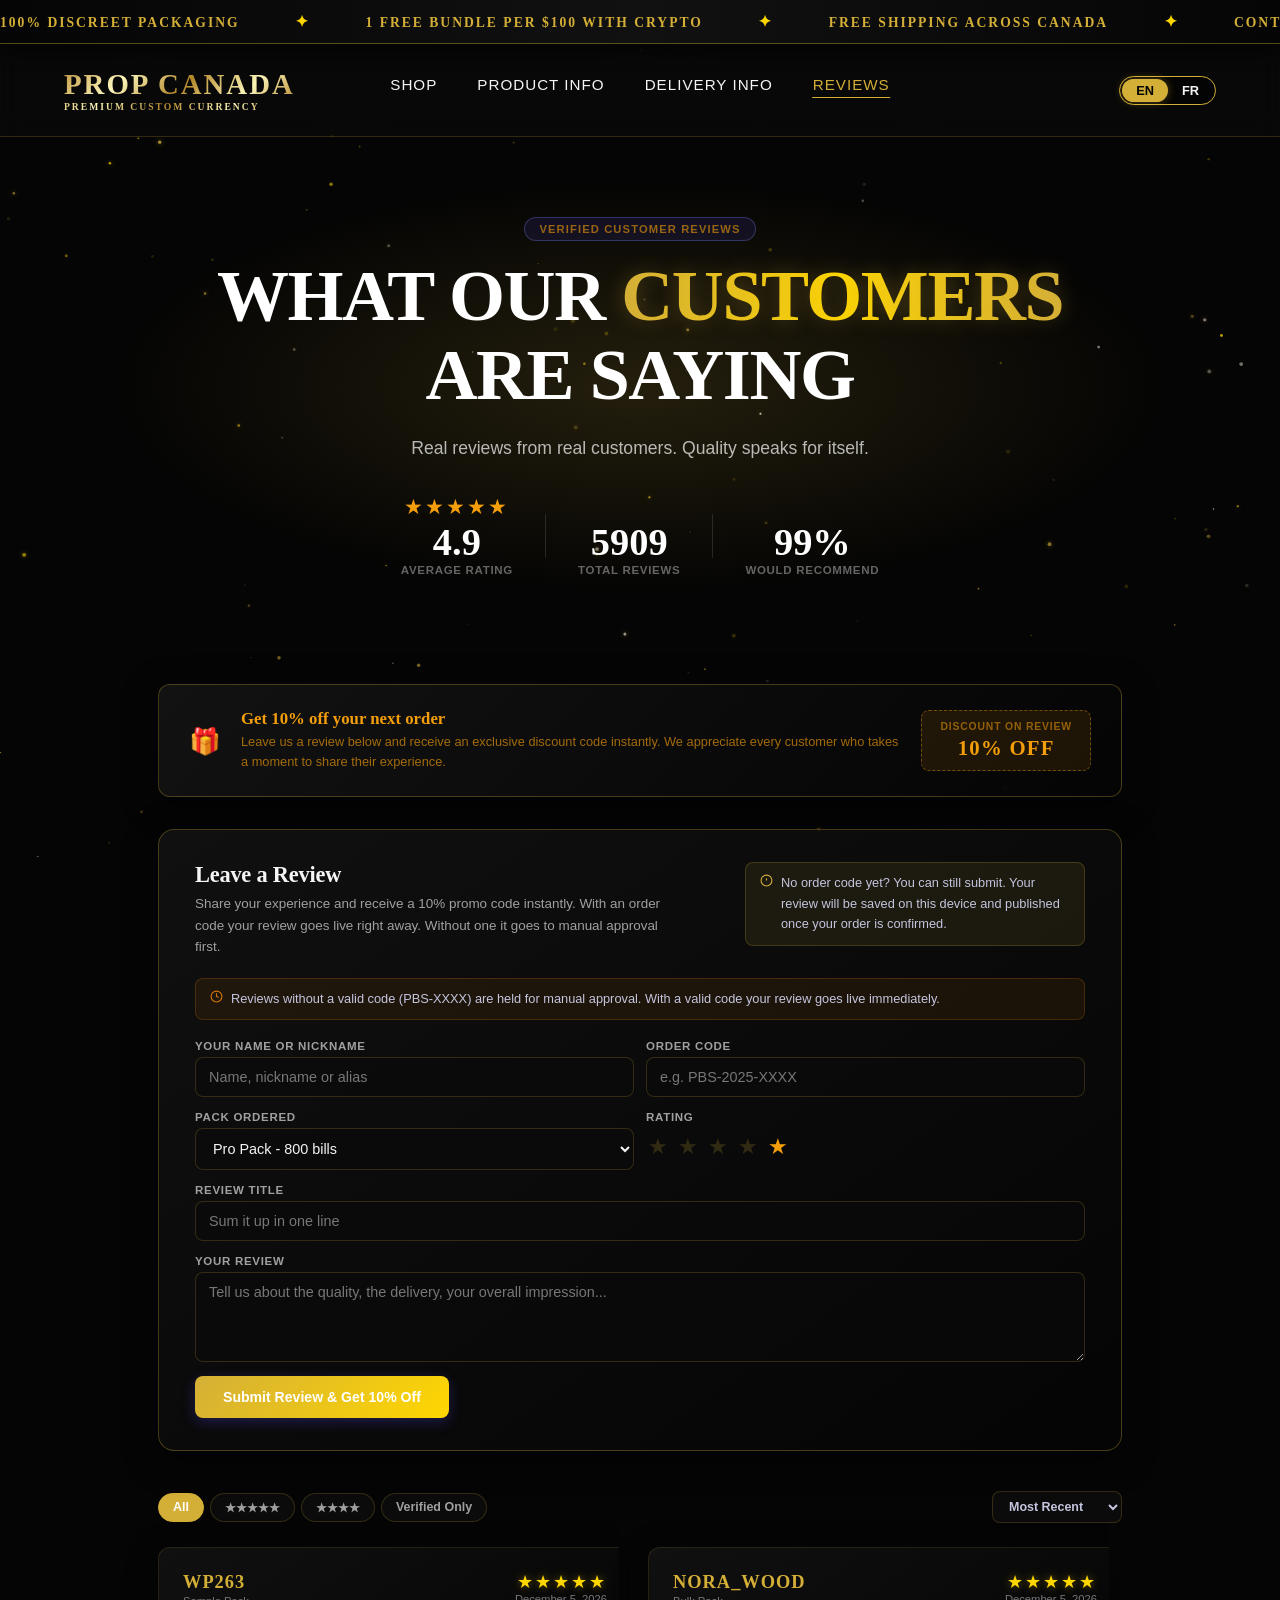
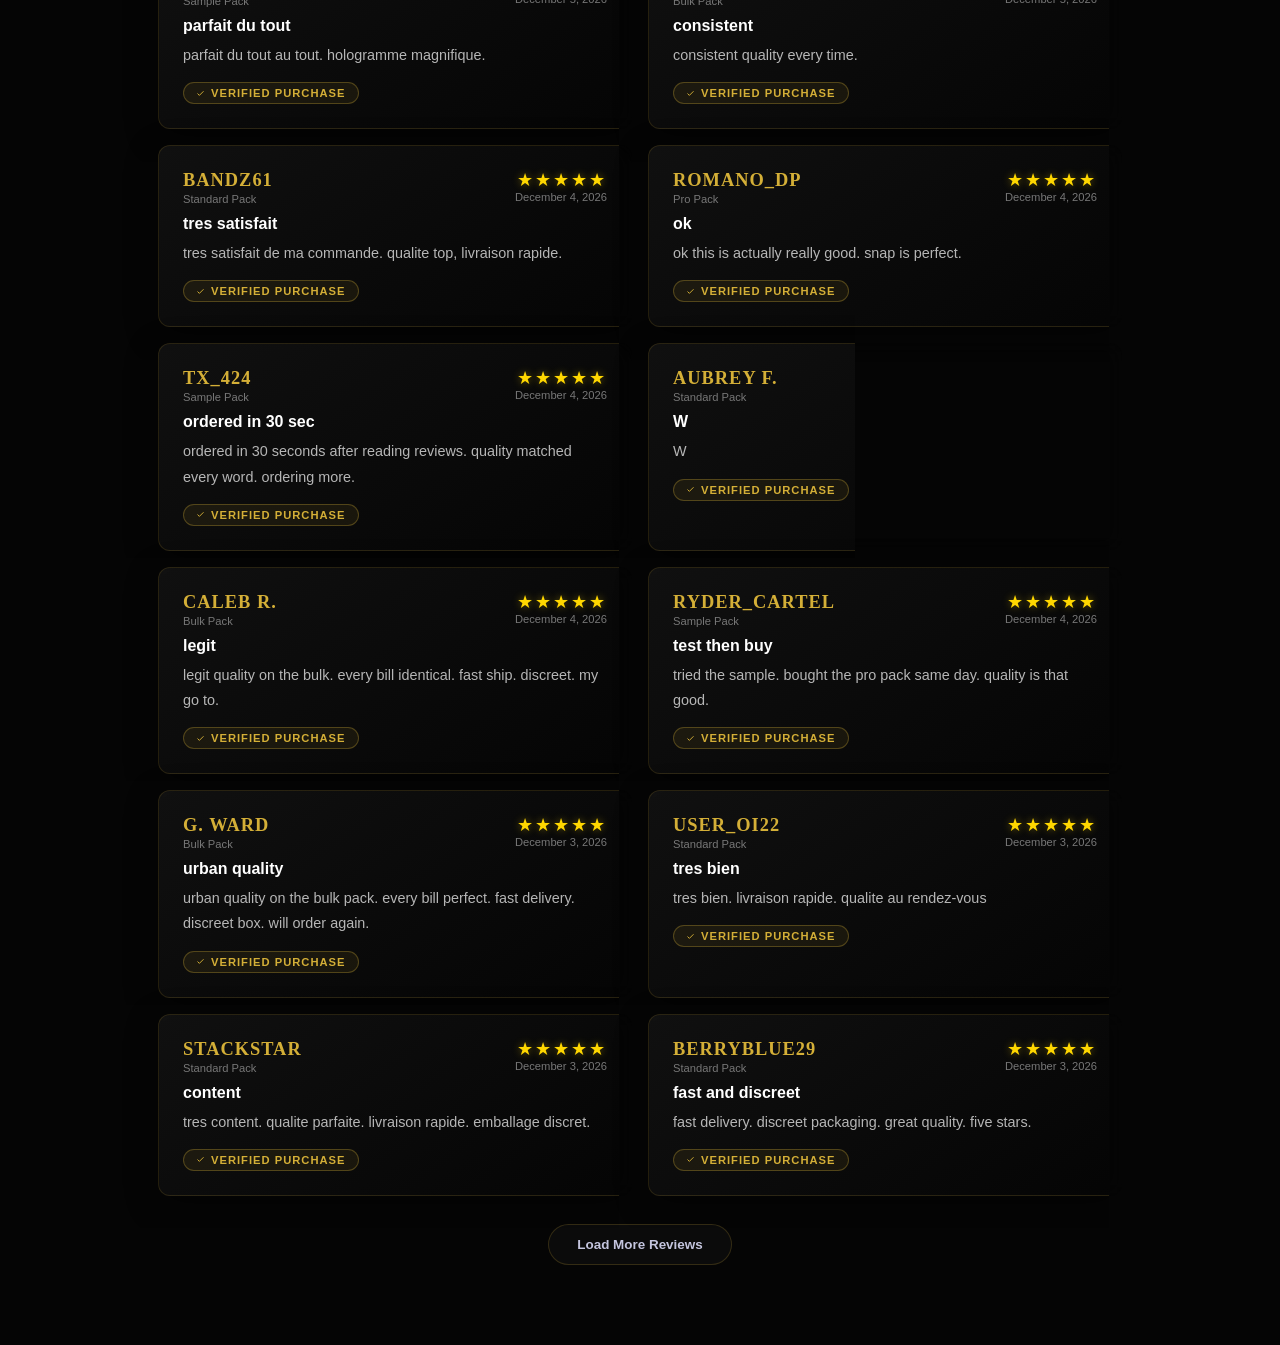
<file: pages/reviews.html>
<!DOCTYPE html>
<html lang="en">
<head>
<meta charset="UTF-8">
<meta name="viewport" content="width=device-width, initial-scale=1.0">
<title>Customer Reviews - Prop Bills Shop</title>
<link rel="preconnect" href="https://fonts.googleapis.com">
<link href="https://fonts.googleapis.com/css2?family=Fraunces:ital,opsz,wght@0,9..144,700;0,9..144,900;1,9..144,700&family=Plus+Jakarta+Sans:wght@300;400;500;600;700;800&display=swap" rel="stylesheet">
<style>
:root{
  --night:#050505;--night2:#0a0a0a;--night3:#111111;
  --w:rgba(15,15,15,0.7);--g50:rgba(10,10,10,0.6);--g100:#151515;--g200:rgba(212,175,55,0.2);
  --ink:#f5f5f5;--ink2:#c4c5de;--ink3:#a0a0a0;--ink4:#777777;
  --ind:#D4AF37;--ind2:#FFD700;--ind3:#996515;
  --ip:rgba(212,175,55,.09);--ib:rgba(212,175,55,.22);
  --amb:#d97706;--ap:rgba(217,119,6,.09);--ab:rgba(217,119,6,.22);
  --em:#059669;--ep:rgba(5,150,105,.09);--eb:rgba(5,150,105,.22);
  --gold:#f59e0b;
  --r4:4px;--r8:8px;--r12:12px;--r16:16px;--r20:20px;
  --ease:.2s cubic-bezier(.4,0,.2,1);
  --sh:0 2px 12px rgba(12,13,32,.07),0 1px 3px rgba(12,13,32,.04);
  --shm:0 6px 24px rgba(12,13,32,.1),0 2px 8px rgba(12,13,32,.06);
}
*,*::before,*::after{margin:0;padding:0;box-sizing:border-box;}
html{scroll-behavior:smooth;}
body{font-family:'Inter',sans-serif;background:#050505;color:var(--ink);-webkit-font-smoothing:antialiased;}
.nav{background:var(--night);padding:0 28px;display:flex;align-items:center;justify-content:space-between;height:60px;position:sticky;top:0;z-index:100;box-shadow:0 2px 16px rgba(0,0,0,.3);}
.nav-logo{font-family:'Cinzel',serif;font-size:1.1rem;font-weight:700;color:#fff;text-decoration:none;}
.nav-back{display:flex;align-items:center;gap:7px;color:rgba(255,255,255,.6);text-decoration:none;font-size:.84rem;font-weight:600;transition:color var(--ease);}
.nav-back:hover{color:#fff;}
.lang-sw{display:flex;background:rgba(255,255,255,.08);border:1px solid rgba(255,255,255,.1);border-radius:50px;padding:3px;}
.lb{padding:4px 12px;border:none;border-radius:50px;background:transparent;color:rgba(255,255,255,.45);font-size:.74rem;font-weight:600;cursor:pointer;transition:var(--ease);font-family:'Inter',sans-serif;}
.lb.active{background:var(--ind);color:#fff;}

/* HERO */
.hero{background:transparent; padding:80px 28px 60px; position:relative; z-index:1; text-align:center;}
.hero::before{content:'';position:absolute;inset:0;background:radial-gradient(ellipse 60% 60% at 50% 50%,rgba(212,175,55,.15),transparent 70%);pointer-events:none;}
.hero-inner{position:relative;z-index:1;}
.kicker{display:inline-flex;align-items:center;gap:7px;border:1px solid rgba(129,140,248,.3);background:rgba(79,70,229,.12);color:var(--ind3);padding:5px 14px;border-radius:50px;font-size:.7rem;font-weight:700;letter-spacing:.1em;text-transform:uppercase;margin-bottom:16px;}
.hero h1{font-family:\'Cinzel\',serif; font-size:clamp(2.5rem, 6vw, 4.5rem); font-weight:900; color:#fff; letter-spacing:-0.02em; margin-bottom:18px; line-height:1.1; text-transform:uppercase;}
.hero h1 em{background: linear-gradient(to right, #D4AF37, #FFD700, #D4AF37); -webkit-background-clip: text; -webkit-text-fill-color: transparent; font-style: normal; text-shadow: 0 0 20px rgba(212,175,55,0.3);}
.hero p{font-size:1.1rem; color:rgba(255,255,255,0.7); max-width:600px; margin:0 auto 30px; line-height:1.8;}
.stats-bar{display:flex;align-items:flex-end;justify-content:center;gap:32px;flex-wrap:wrap;position:relative;z-index:1;}
.stat-item{text-align:center;}
.stat-num{font-family:'Cinzel',serif;font-size:2.4rem;font-weight:900;color:#fff;line-height:1;}
.stat-lbl{font-size:.72rem;font-weight:600;color:rgba(255,255,255,.38);letter-spacing:.06em;text-transform:uppercase;margin-top:3px;}
.stat-div{width:1px;height:44px;background:rgba(255,255,255,.12);align-self:center;}
.stars-large{color:var(--gold);font-size:1.3rem;letter-spacing:2px;display:block;margin-bottom:4px;}

/* PROMO BANNER */
.promo-banner{background:linear-gradient(135deg, rgba(20,20,20,0.9), rgba(5,5,5,0.9)); backdrop-filter:blur(10px); border:1px solid rgba(212,175,55,0.3); border-radius:var(--r12); padding:24px 30px; margin-bottom:32px; display:flex; align-items:center; gap:20px; flex-wrap:wrap; box-shadow:0 8px 32px rgba(0,0,0,0.5);}
.promo-icon{font-size:1.6rem;flex-shrink:0;}
.promo-text-block{flex:1;min-width:200px;}
.promo-title{font-family:'Cinzel',serif;font-size:1.05rem;font-weight:700;color:#f59e0b;margin-bottom:3px;}
.promo-sub{font-size:.8rem;color:rgba(245,158,11,.65);line-height:1.55;}
.promo-code-box{background:rgba(245,158,11,.1);border:1.5px dashed rgba(245,158,11,.4);border-radius:var(--r8);padding:10px 18px;text-align:center;flex-shrink:0;}
.promo-code-label{font-size:.65rem;font-weight:700;letter-spacing:.08em;text-transform:uppercase;color:rgba(245,158,11,.55);margin-bottom:4px;}
.promo-code-value{font-family:'Cinzel',serif;font-size:1.3rem;font-weight:900;color:#f59e0b;letter-spacing:.06em;}

/* PROMO SUCCESS MODAL */
.promo-modal-overlay{display:none;position:fixed;inset:0;background:rgba(0,0,0,.6);z-index:500;align-items:center;justify-content:center;padding:20px;}
.promo-modal-overlay.show{display:flex;}
.promo-modal{background:linear-gradient(135deg,#1a1200,#2a1e00);border:1.5px solid rgba(245,158,11,.35);border-radius:var(--r20);padding:36px 32px;max-width:420px;width:100%;text-align:center;position:relative;}
.promo-modal-close{position:absolute;top:14px;right:16px;background:none;border:none;color:rgba(245,158,11,.5);font-size:1.2rem;cursor:pointer;line-height:1;}
.promo-modal-icon{font-size:2.5rem;margin-bottom:14px;}
.promo-modal-title{font-family:'Cinzel',serif;font-size:1.5rem;font-weight:900;color:#f59e0b;margin-bottom:8px;}
.promo-modal-msg{font-size:.88rem;color:rgba(245,158,11,.65);line-height:1.7;margin-bottom:20px;}
.promo-modal-code{background:rgba(245,158,11,.1);border:2px dashed rgba(245,158,11,.5);border-radius:var(--r12);padding:16px;margin-bottom:20px;}
.promo-modal-code-label{font-size:.65rem;font-weight:700;letter-spacing:.1em;text-transform:uppercase;color:rgba(245,158,11,.5);margin-bottom:6px;}
.promo-modal-code-value{font-family:'Cinzel',serif;font-size:2rem;font-weight:900;color:#f59e0b;letter-spacing:.08em;}
.promo-modal-note{font-size:.74rem;color:rgba(245,158,11,.45);line-height:1.6;}
.promo-copy-btn{background:rgba(245,158,11,.15);border:1px solid rgba(245,158,11,.3);color:#f59e0b;padding:9px 22px;border-radius:var(--r8);font-size:.82rem;font-weight:700;cursor:pointer;font-family:'Inter',sans-serif;transition:var(--ease);margin-top:14px;}
.promo-copy-btn:hover{background:rgba(245,158,11,.25);}

/* WRAP */
.wrap{max-width:1020px;margin:0 auto;padding:48px 28px 80px;}

/* MY REVIEW BANNER */
.my-review-banner{background:linear-gradient(135deg,rgba(212,175,55,.08),rgba(255,215,0,.05));border:1.5px solid var(--ib);border-radius:var(--r16);padding:20px 24px;margin-bottom:32px;display:none;}
.my-review-banner.show{display:block;}
.my-review-banner-head{display:flex;align-items:center;gap:10px;margin-bottom:12px;}
.my-review-banner-ico{width:32px;height:32px;border-radius:50%;background:var(--ip);border:1px solid var(--ib);display:flex;align-items:center;justify-content:center;flex-shrink:0;cursor:pointer;transition:background var(--ease),border-color var(--ease);}
.my-review-banner-ico:hover{background:var(--ib);border-color:var(--ind);}
.my-review-banner-ico.active{background:var(--ind);border-color:var(--ind);}
.my-review-banner-ico.active svg{stroke:#fff;}
.my-review-banner-title{font-size:.9rem;font-weight:700;color:var(--ink);}
.my-review-banner-sub{font-size:.78rem;color:var(--ink3);}
.my-review-card{background:var(--w);border:1px solid var(--g200);border-radius:var(--r12);padding:16px 18px;}
.my-rev-status{display:inline-flex;align-items:center;gap:5px;font-size:.72rem;font-weight:700;padding:3px 10px;border-radius:50px;margin-bottom:10px;}
.my-rev-status.pending{background:var(--ap);color:var(--amb);border:1px solid var(--ab);}
.my-rev-status.approved{background:var(--ep);color:var(--em);border:1px solid var(--eb);}
.my-promo-chip{display:inline-flex;align-items:center;gap:6px;background:rgba(245,158,11,.1);border:1px solid rgba(245,158,11,.3);border-radius:50px;padding:4px 12px;margin-top:10px;}
.my-promo-chip-label{font-size:.68rem;color:rgba(245,158,11,.7);font-weight:600;}
.my-promo-chip-code{font-size:.78rem;font-weight:800;color:#f59e0b;letter-spacing:.04em;}
.my-review-actions{display:none;gap:8px;margin-top:14px;flex-wrap:wrap;}
.my-review-actions.show{display:flex;}
.btn-rev-action{display:inline-flex;align-items:center;gap:6px;padding:7px 14px;border-radius:var(--r8);font-size:.76rem;font-weight:700;cursor:pointer;font-family:'Inter',sans-serif;transition:var(--ease);border:none;}
.btn-rev-restart{background:var(--ip);color:var(--ind2);border:1px solid var(--ib);}
.btn-rev-restart:hover{background:var(--ib);color:var(--ind);}
.btn-rev-delete{background:var(--rp, rgba(220,38,38,.09));color:#dc2626;border:1px solid rgba(220,38,38,.22);}
.btn-rev-delete:hover{background:rgba(220,38,38,.18);}
.delete-confirm{display:none;background:rgba(220,38,38,.06);border:1.5px solid rgba(220,38,38,.22);border-radius:var(--r8);padding:12px 14px;margin-top:10px;font-size:.82rem;color:#b91c1c;line-height:1.6;}
.delete-confirm.show{display:block;}
.delete-confirm-btns{display:flex;gap:8px;margin-top:10px;}
.btn-confirm-yes{background:#dc2626;color:#fff;border:none;padding:6px 14px;border-radius:var(--r8);font-size:.76rem;font-weight:700;cursor:pointer;font-family:'Inter',sans-serif;transition:var(--ease);}
.btn-confirm-yes:hover{background:#b91c1c;}
.btn-confirm-no{background:var(--g100);color:var(--ink2);border:1px solid var(--g200);padding:6px 14px;border-radius:var(--r8);font-size:.76rem;font-weight:700;cursor:pointer;font-family:'Inter',sans-serif;transition:var(--ease);}
.btn-confirm-no:hover{background:var(--g200);}

/* SUBMIT */
.submit-section{background:linear-gradient(145deg, rgba(20,20,20,0.8), rgba(5,5,5,0.9)); backdrop-filter:blur(12px); border:1px solid rgba(212,175,55,0.3); border-radius:var(--r16); padding:32px 36px; margin-bottom:40px; box-shadow:0 8px 32px rgba(0,0,0,0.5);}
.submit-header{display:flex;align-items:flex-start;justify-content:space-between;gap:16px;margin-bottom:20px;flex-wrap:wrap;}
.submit-title{font-family:'Cinzel',serif;font-size:1.4rem;font-weight:700;color:var(--ink);letter-spacing:-.01em;margin-bottom:5px;}
.submit-desc{font-size:.84rem;color:var(--ink3);line-height:1.6;max-width:480px;}
.code-notice{background:var(--ip);border:1px solid var(--ib);border-radius:var(--r8);padding:10px 14px;font-size:.8rem;color:var(--ink2);line-height:1.6;display:flex;align-items:flex-start;gap:8px;max-width:340px;}
.code-notice svg{color:var(--ind);flex-shrink:0;margin-top:1px;}
.pending-notice{background:var(--ap);border:1px solid var(--ab);border-radius:var(--r8);padding:10px 14px;font-size:.8rem;color:var(--ink2);line-height:1.6;margin-bottom:20px;display:flex;align-items:flex-start;gap:8px;}
.pending-notice svg{color:var(--amb);flex-shrink:0;margin-top:1px;}
.rev-form{display:flex;flex-direction:column;gap:14px;}
.fg{display:flex;flex-direction:column;gap:5px;}
.fg label{font-size:.72rem;font-weight:700;letter-spacing:.06em;text-transform:uppercase;color:var(--ink3);}
.fi{width:100%;background:var(--g50);border:1.5px solid var(--g200);border-radius:var(--r8);color:var(--ink);padding:11px 13px;font-size:.9rem;font-family:'Inter',sans-serif;outline:none;transition:border-color var(--ease),box-shadow var(--ease);}
.fi:focus{border-color:var(--ind);background:var(--w);box-shadow:0 0 0 3px var(--ip);}
.fi::placeholder{color:var(--ink4);}
textarea.fi{resize:vertical;min-height:90px;}
.g2{display:grid;grid-template-columns:1fr 1fr;gap:12px;}
.star-picker{display:flex;gap:6px;margin-top:3px;}
.star-btn{font-size:1.4rem;cursor:pointer;background:none;border:none;color:var(--g200);transition:color var(--ease),transform var(--ease);padding:2px;}
.star-btn:hover,.star-btn.on{color:var(--gold);}
.star-btn:hover{transform:scale(1.15);}
.btn-submit{background:linear-gradient(135deg,#D4AF37,#FFD700);color:#000;color:#fff;border:none;padding:13px 28px;border-radius:var(--r8);font-size:.88rem;font-weight:700;cursor:pointer;font-family:'Inter',sans-serif;transition:var(--ease);box-shadow:0 4px 14px rgba(79,70,229,.3);}
.btn-submit:hover{filter:brightness(1.08);transform:translateY(-1px);}
.flash{display:none;background:var(--ep);border:1.5px solid var(--eb);border-radius:var(--r8);padding:14px 16px;font-size:.88rem;color:var(--em);font-weight:600;margin-bottom:18px;align-items:center;gap:9px;}
.flash.show{display:flex;}
.flash svg{flex-shrink:0;}
.already-submitted{display:none;background:var(--ip);border:1.5px solid var(--ib);border-radius:var(--r8);padding:14px 16px;font-size:.88rem;color:var(--ind2);font-weight:600;margin-bottom:18px;align-items:center;gap:9px;}
.already-submitted.show{display:flex;}

/* FILTERS */
.filters-row{display:flex;align-items:center;justify-content:space-between;gap:14px;margin-bottom:24px;flex-wrap:wrap;}
.filter-tabs{display:flex;gap:6px;flex-wrap:wrap;}
.ftab{padding:6px 14px;border:1.5px solid var(--g200);border-radius:50px;background:var(--w);color:var(--ink3);font-size:.78rem;font-weight:600;cursor:pointer;transition:var(--ease);font-family:'Inter',sans-serif;}
.ftab:hover{border-color:var(--ind);color:var(--ind);}
.ftab.active{background:var(--ind);border-color:var(--ind);color:#fff;}
.sort-select{background:var(--w);border:1.5px solid var(--g200);border-radius:var(--r8);color:var(--ink2);padding:7px 12px;font-size:.78rem;font-weight:600;font-family:'Inter',sans-serif;outline:none;cursor:pointer;}

/* GRID */
.reviews-grid{display:grid;grid-template-columns:repeat(auto-fill,minmax(340px,1fr)); gap: 24px;gap:16px;}
.rev-card{background:linear-gradient(145deg, rgba(20,20,20,0.8), rgba(5,5,5,0.9)); backdrop-filter: blur(10px); border:1px solid rgba(212,175,55,0.15); border-radius:var(--r12); padding:24px; box-shadow:0 8px 32px rgba(0,0,0,0.4); transition:all var(--ease);}
.rev-card:hover{transform:translateY(-4px); box-shadow:0 12px 40px rgba(212,175,55,0.12); border-color:rgba(212,175,55,0.5);}
.rev-card.mine{border-color:var(--ib);background:linear-gradient(135deg,rgba(79,70,229,.03),var(--w));}
.rev-head{display:flex;align-items:flex-start;justify-content:space-between;gap:10px;margin-bottom:10px;}
.rev-author{font-family:'Cinzel',serif; font-size:1.15rem; font-weight:700; color:var(--ind); letter-spacing:1px; text-transform:uppercase;}
.rev-pack{font-size:.7rem;color:var(--ink4);margin-top:2px;font-weight:500;}
.rev-stars{color:#FFD700; font-size:1.1rem; letter-spacing:2px; text-shadow: 0 0 8px rgba(255,215,0,0.4);}
.rev-date{font-size:.7rem;color:var(--ink4);white-space:nowrap;}
.rev-title{font-size:1rem; font-weight:700; color:#fff; margin-bottom:8px; margin-top:8px;}
.rev-text{font-size:0.9rem; color:rgba(255,255,255,0.7); line-height:1.75;}
.rev-verified{display:inline-flex;align-items:center;gap:6px;background:rgba(212,175,55,0.08);border:1px solid rgba(212,175,55,0.3);color:#D4AF37;font-size:.7rem;font-weight:700;padding:4px 12px;border-radius:50px;margin-top:14px; text-transform:uppercase; letter-spacing:1px;}
.rev-verified svg{flex-shrink:0;}
.rev-mine-badge{display:inline-flex;align-items:center;gap:4px;background:var(--ip);border:1px solid var(--ib);color:var(--ind2);font-size:.66rem;font-weight:700;padding:2px 8px;border-radius:50px;margin-top:10px;margin-left:4px;}
.load-more-wrap{text-align:center;margin-top:28px;}
.btn-load{background:var(--w);border:1.5px solid var(--g200);color:var(--ink2);padding:12px 28px;border-radius:50px;font-size:.84rem;font-weight:600;cursor:pointer;font-family:'Inter',sans-serif;transition:var(--ease);}
.btn-load:hover{border-color:var(--ind);color:var(--ind);}

@media(max-width:640px){
  .wrap{padding:32px 14px 60px;}
  .hero{padding:44px 16px 40px;}
  .nav{padding:0 14px;}
  .g2{grid-template-columns:1fr;}
  .submit-header{flex-direction:column;}
  .promo-banner{background:linear-gradient(135deg, rgba(20,20,20,0.9), rgba(5,5,5,0.9)); backdrop-filter:blur(10px); border:1px solid rgba(212,175,55,0.3); border-radius:var(--r12); padding:24px 30px; margin-bottom:32px; display:flex; align-items:center; gap:20px; flex-wrap:wrap; box-shadow:0 8px 32px rgba(0,0,0,0.5);}
}




/* --- CSS POUR LA NAVIGATION DES PAGES SECONDAIRES --- */
:root {
    --gold-primary: #D4AF37;
    --text-muted: #a0a0a0;
    --text-light: #f5f5f5;
    --glass-bg: rgba(10, 10, 10, 0.6);
    --glass-border: rgba(212, 175, 55, 0.2);
    --font-heading: 'Cinzel', serif;
    --font-body: 'Inter', sans-serif;
    --gold-gradient: linear-gradient(135deg, #BF953F, #FCF6BA, #B38728, #FBF5B7, #AA771C);
}
/* --- NAVIGATION --- */
.navbar {
    position: sticky;
    top: 0;
    width: 100%;
    display: flex;
    justify-content: space-between;
    align-items: center;
    padding: 1.5rem 5%;
    background: var(--glass-bg);
    backdrop-filter: blur(12px);
    -webkit-backdrop-filter: blur(12px);
    border-bottom: 1px solid var(--glass-border);
    z-index: 100;
    transition: all 0.3s ease;
}

.navbar .logo {
    font-family: var(--font-heading);
    font-size: 1.8rem;
    font-weight: 700;
    letter-spacing: 2px;
    background: var(--gold-gradient);
    -webkit-background-clip: text;
    -webkit-text-fill-color: transparent;
    text-transform: uppercase;
    text-decoration: none;
}

.nav-links {
    list-style: none;
    display: flex;
    gap: 2.5rem;
    position: absolute;
    left: 50%;
    transform: translateX(-50%);
    margin: 0;
    padding: 0;
}

.nav-links a {
    color: var(--text-light);
    text-decoration: none;
    font-size: 0.95rem;
    font-weight: 400;
    text-transform: uppercase;
    letter-spacing: 1px;
    transition: color 0.3s ease;
    position: relative;
    font-family: var(--font-body);
}

.nav-links a::after {
    content: '';
    position: absolute;
    bottom: -5px;
    left: 0;
    width: 0%;
    height: 1px;
    background: var(--gold-primary);
    transition: width 0.3s ease;
}

.nav-links a:hover,
.nav-links a.active {
    color: var(--gold-primary);
}

.nav-links a:hover::after,
.nav-links a.active::after {
    width: 100%;
}

@media (max-width: 850px) {
    .nav-links { display: none; }
}

/* LANGUAGE TOGGLE */
.lang-tog { display:flex; background:rgba(0,0,0,0.5); border:1px solid #D4AF37; border-radius:50px; padding:2px; }
.lb { padding:4px 14px; border:none; border-radius:50px; background:transparent; color:#f5f5f5; font-size:0.8rem; font-weight:700; cursor:pointer; transition:all 0.3s ease; font-family:'Inter', sans-serif; }
.lb:hover { color:#D4AF37; }
.lb.active { background:#D4AF37; color:#000; box-shadow:0 0 10px rgba(212,175,55,0.4); }



</style>
    <link rel="stylesheet" href="../mobile-menu.css">
</head>
<body>

  <!-- Custom Cursor Removed -->
  <!-- Page Transition Overlay -->
  <div class="page-transition-overlay"></div>


<!-- PROMO MODAL -->
<div class="promo-modal-overlay" id="promo-modal">
  <div class="promo-modal">
    <button class="promo-modal-close" onclick="closePromoModal()">✕</button>
    <div class="promo-modal-icon">🎉</div>
    <div class="promo-modal-title" id="pm-title">Thank you!</div>
    <div class="promo-modal-msg" id="pm-msg">Your review was submitted. As a thank-you, here is your exclusive 10% discount code for your next order. Use it at checkout.</div>
    <div class="promo-modal-code">
      <div class="promo-modal-code-label" id="pm-code-label">Your promo code</div>
      <div class="promo-modal-code-value" id="pm-code-value">PBS10-XXXX</div>
    </div>
    <div class="promo-modal-note" id="pm-note">Send this code to us on Telegram when placing your next order. Valid for one use only.</div>
    <button class="promo-copy-btn" onclick="copyPromoCode()" id="pm-copy-btn">Copy code</button>
  </div>
</div>


    
    <!-- STRIP MARQUEE -->
    <style>
        .marquee-container { 
            background: linear-gradient(90deg, #050505, #111111, #050505); 
            border-bottom: 1px solid rgba(212, 175, 55, 0.4); 
            overflow: hidden; 
            white-space: nowrap; 
            position: relative; 
            z-index: 1000; 
            padding: 12px 0; 
            box-shadow: 0 4px 20px rgba(0,0,0,0.8); 
            display: flex;
            align-items: center;
        }
        .marquee-content { 
            display: inline-block; 
            white-space: nowrap; 
            animation: marquee 40s linear infinite; 
            font-family: 'Cinzel', serif; 
            font-size: 0.85rem; 
            font-weight: 700; 
            color: #D4AF37; 
            letter-spacing: 2px; 
            text-transform: uppercase;
        }
        .marquee-container:hover .marquee-content { animation-play-state: paused; }
        .marquee-item { display: inline-flex; align-items: center; }
        .marquee-item a { color: #D4AF37; text-decoration: none; transition: all 0.3s ease; }
        .marquee-item a:hover { color: #FFF; text-shadow: 0 0 10px rgba(212,175,55,0.8); }
        .marquee-ornament { margin: 0 50px; color: #FFD700; font-size: 1rem; display: inline-block; animation: m-pulse 2s infinite; }
        @keyframes marquee { 0% { transform: translateX(0); } 100% { transform: translateX(-50%); } }
        @keyframes m-pulse { 0%, 100% { opacity: 1; transform: scale(1); } 50% { opacity: 0.6; transform: scale(0.85); } }
    

/* --- CSS POUR LA NAVIGATION DES PAGES SECONDAIRES --- */
:root {
    --gold-primary: #D4AF37;
    --text-muted: #a0a0a0;
    --text-light: #f5f5f5;
    --glass-bg: rgba(10, 10, 10, 0.6);
    --glass-border: rgba(212, 175, 55, 0.2);
    --font-heading: 'Cinzel', serif;
    --font-body: 'Inter', sans-serif;
    --gold-gradient: linear-gradient(135deg, #BF953F, #FCF6BA, #B38728, #FBF5B7, #AA771C);
}
/* --- NAVIGATION --- */
.navbar {
    position: sticky;
    top: 0;
    width: 100%;
    display: flex;
    justify-content: space-between;
    align-items: center;
    padding: 1.5rem 5%;
    background: var(--glass-bg);
    backdrop-filter: blur(12px);
    -webkit-backdrop-filter: blur(12px);
    border-bottom: 1px solid var(--glass-border);
    z-index: 100;
    transition: all 0.3s ease;
}

.navbar .logo {
    font-family: var(--font-heading);
    font-size: 1.8rem;
    font-weight: 700;
    letter-spacing: 2px;
    background: var(--gold-gradient);
    -webkit-background-clip: text;
    -webkit-text-fill-color: transparent;
    text-transform: uppercase;
    text-decoration: none;
}

.nav-links {
    list-style: none;
    display: flex;
    gap: 2.5rem;
    position: absolute;
    left: 50%;
    transform: translateX(-50%);
    margin: 0;
    padding: 0;
}

.nav-links a {
    color: var(--text-light);
    text-decoration: none;
    font-size: 0.95rem;
    font-weight: 400;
    text-transform: uppercase;
    letter-spacing: 1px;
    transition: color 0.3s ease;
    position: relative;
    font-family: var(--font-body);
}

.nav-links a::after {
    content: '';
    position: absolute;
    bottom: -5px;
    left: 0;
    width: 0%;
    height: 1px;
    background: var(--gold-primary);
    transition: width 0.3s ease;
}

.nav-links a:hover,
.nav-links a.active {
    color: var(--gold-primary);
}

.nav-links a:hover::after,
.nav-links a.active::after {
    width: 100%;
}

@media (max-width: 850px) {
    .nav-links { display: none; }
}

/* LANGUAGE TOGGLE */
.lang-tog { display:flex; background:rgba(0,0,0,0.5); border:1px solid #D4AF37; border-radius:50px; padding:2px; }
.lb { padding:4px 14px; border:none; border-radius:50px; background:transparent; color:#f5f5f5; font-size:0.8rem; font-weight:700; cursor:pointer; transition:all 0.3s ease; font-family:'Inter', sans-serif; }
.lb:hover { color:#D4AF37; }
.lb.active { background:#D4AF37; color:#000; box-shadow:0 0 10px rgba(212,175,55,0.4); }

</style>
    <div class="marquee-container">
        <div class="marquee-content">
            <!-- Set 1 -->
            <span class="marquee-item"><span id="an1">100% Discreet Packaging</span></span>
            <span class="marquee-ornament">✦</span>
            <span class="marquee-item"><span id="an2">1 Free Bundle per $100 with Crypto</span></span>
            <span class="marquee-ornament">✦</span>
            <span class="marquee-item"><span id="an3">Free Shipping Across Canada</span></span>
            <span class="marquee-ornament">✦</span>
            <span class="marquee-item"><a href="https://t.me/propbillsofficial1" target="_blank" id="an-tg">Contact Telegram: @propbillsofficial1</a></span>
            <span class="marquee-ornament">✦</span>
            
            <!-- Set 2 (for seamless loop) -->
            <span class="marquee-item"><span id="an1-dup">100% Discreet Packaging</span></span>
            <span class="marquee-ornament">✦</span>
            <span class="marquee-item"><span id="an2-dup">1 Free Bundle per $100 with Crypto</span></span>
            <span class="marquee-ornament">✦</span>
            <span class="marquee-item"><span id="an3-dup">Free Shipping Across Canada</span></span>
            <span class="marquee-ornament">✦</span>
            <span class="marquee-item"><a href="https://t.me/propbillsofficial1" target="_blank" id="an-tg-dup">Contact Telegram: @propbillsofficial1</a></span>
            <span class="marquee-ornament">✦</span>

            <!-- Set 3 -->
            <span class="marquee-item"><span id="an1-trip">100% Discreet Packaging</span></span>
            <span class="marquee-ornament">✦</span>
            <span class="marquee-item"><span id="an2-trip">1 Free Bundle per $100 with Crypto</span></span>
            <span class="marquee-ornament">✦</span>
            <span class="marquee-item"><span id="an3-trip">Free Shipping Across Canada</span></span>
            <span class="marquee-ornament">✦</span>
            <span class="marquee-item"><a href="https://t.me/propbillsofficial1" target="_blank" id="an-tg-trip">Contact Telegram: @propbillsofficial1</a></span>
            <span class="marquee-ornament">✦</span>
            
            <!-- Set 4 -->
            <span class="marquee-item"><span id="an1-quad">100% Discreet Packaging</span></span>
            <span class="marquee-ornament">✦</span>
            <span class="marquee-item"><span id="an2-quad">1 Free Bundle per $100 with Crypto</span></span>
            <span class="marquee-ornament">✦</span>
            <span class="marquee-item"><span id="an3-quad">Free Shipping Across Canada</span></span>
            <span class="marquee-ornament">✦</span>
            <span class="marquee-item"><a href="https://t.me/propbillsofficial1" target="_blank" id="an-tg-quad">Contact Telegram: @propbillsofficial1</a></span>
            <span class="marquee-ornament">✦</span>
        </div>
    </div>

        
    </div>

    <!-- Effet de particules d'or scintillantes -->
    <canvas id="gold-dust" style="position:fixed; top:0; left:0; width:100vw; height:100vh; z-index:0; pointer-events:none;"></canvas>

    <!-- NAVIGATION -->
                <nav class="navbar">
        <div class="mobile-menu-overlay" id="mobileOverlay" onclick="toggleMobileMenu()"></div>
        <a href="../index.html" class="logo" style="text-decoration:none;">
            <div class="logo-name" id="h-logo-name" style="color:var(--gold-primary, #D4AF37);">PROP CANADA</div>
            <div class="logo-sub" id="h-logo-sub" style="font-size:0.6rem;color:var(--text-muted, #a0a0a0);letter-spacing:2px;text-transform:uppercase;">Premium Custom Currency</div>
        </a>
        <div class="nav-menu-wrapper" id="navMenu">
        <ul class="nav-links">
            <li><a href="../index.html#boutique" id="hero-shop-lbl" >Shop</a></li>
            <li><a href="product-info.html" id="hero-product-lbl" >Product Info</a></li>
            <li><a href="delivery-info.html" id="hero-delivery-lbl" >Delivery Info</a></li>
            <li><a href="reviews.html" id="hero-reviews-lbl" class='active'>Reviews</a></li>
        </ul>
        <div class="lang-tog-wrapper">
            <div class="lang-tog">
                <button class="lb active" id="lang-en" onclick="setLang('en')">EN</button>
                <button class="lb" id="lang-fr" onclick="setLang('fr')">FR</button>
            </div>
        </div>
    </div>
    <button class="mobile-menu-btn" onclick="toggleMobileMenu()" aria-label="Toggle Menu">
        <svg viewBox="0 0 24 24" fill="none" stroke="currentColor" stroke-width="2"><line x1="3" y1="12" x2="21" y2="12" class="line1"></line><line x1="3" y1="6" x2="21" y2="6" class="line2"></line><line x1="3" y1="18" x2="21" y2="18" class="line3"></line></svg>
    </button>
    </nav>


<div class="hero">
  <div class="hero-inner">
    <div class="kicker" id="kicker">Verified Customer Reviews</div>
    <h1 id="h1">What Our <em>Customers</em><br>Are Saying</h1>
    <p id="hdesc">Real reviews from real customers. Quality speaks for itself.</p>
    <div class="stats-bar">
      <div class="stat-item">
        <span class="stars-large">★★★★★</span>
        <div class="stat-num">4.9</div>
        <div class="stat-lbl" id="stat-avg-lbl">Average Rating</div>
      </div>
      <div class="stat-div"></div>
      <div class="stat-item">
        <div class="stat-num" id="stat-count">850</div>
        <div class="stat-lbl" id="stat-count-lbl">Total Reviews</div>
      </div>
      <div class="stat-div"></div>
      <div class="stat-item">
        <div class="stat-num">99%</div>
        <div class="stat-lbl" id="stat-rec-lbl">Would Recommend</div>
      </div>
    </div>
  </div>
</div>

<div class="wrap">

  <!-- PROMO BANNER -->
  <div class="promo-banner">
    <div class="promo-icon">🎁</div>
    <div class="promo-text-block">
      <div class="promo-title" id="promo-banner-title">Get 10% off your next order</div>
      <div class="promo-sub" id="promo-banner-sub">Leave us a review below and receive an exclusive discount code instantly. We appreciate every customer who takes a moment to share their experience.</div>
    </div>
    <div class="promo-code-box">
      <div class="promo-code-label" id="promo-code-label">Discount on review</div>
      <div class="promo-code-value">10% OFF</div>
    </div>
  </div>

  <!-- MY REVIEW BANNER -->
  <div class="my-review-banner" id="my-review-banner">
    <div class="my-review-banner-head">
      <div class="my-review-banner-ico" onclick="toggleReviewActions()" id="my-review-ico" title="Options">
        <svg width="14" height="14" fill="none" stroke="currentColor" stroke-width="2.5" viewBox="0 0 24 24"><path d="M20 21v-2a4 4 0 0 0-4-4H8a4 4 0 0 0-4 4v2"/><circle cx="12" cy="7" r="4"/></svg>
      </div>
      <div>
        <div class="my-review-banner-title" id="my-banner-title">Your Review</div>
        <div class="my-review-banner-sub" id="my-banner-sub">Saved on this device</div>
      </div>
    </div>
    <div class="my-review-card">
      <div class="my-rev-status pending" id="my-rev-status">
        <svg width="10" height="10" fill="none" stroke="currentColor" stroke-width="2.5" viewBox="0 0 24 24"><circle cx="12" cy="12" r="10"/><polyline points="12 6 12 12 16 14"/></svg>
        <span id="my-rev-status-lbl">Pending approval</span>
      </div>
      <div class="rev-stars" id="my-rev-stars"></div>
      <div class="rev-title" id="my-rev-title" style="margin-top:6px;"></div>
      <div class="rev-text" id="my-rev-text" style="margin-top:4px;"></div>
      <div class="my-promo-chip" id="my-promo-chip" style="display:none;">
        <span class="my-promo-chip-label" id="my-chip-label">Your promo code:</span>
        <span class="my-promo-chip-code" id="my-chip-code"></span>
      </div>
      <div class="my-review-actions">
        <button class="btn-rev-action btn-rev-restart" onclick="restartReview()">
          <svg width="12" height="12" fill="none" stroke="currentColor" stroke-width="2.5" viewBox="0 0 24 24"><polyline points="1 4 1 10 7 10"/><path d="M3.51 15a9 9 0 1 0 .49-4.95"/></svg>
          <span id="btn-restart-lbl">Restart Review</span>
        </button>
        <button class="btn-rev-action btn-rev-delete" onclick="askDeleteReview()">
          <svg width="12" height="12" fill="none" stroke="currentColor" stroke-width="2.5" viewBox="0 0 24 24"><polyline points="3 6 5 6 21 6"/><path d="M19 6l-1 14H6L5 6"/><path d="M10 11v6"/><path d="M14 11v6"/><path d="M9 6V4h6v2"/></svg>
          <span id="btn-delete-lbl">Delete Review</span>
        </button>
      </div>
      <div class="delete-confirm" id="delete-confirm">
        <span id="delete-confirm-msg">Are you sure? This will permanently erase your review and your promo code from this device.</span>
        <div class="delete-confirm-btns">
          <button class="btn-confirm-yes" onclick="confirmDeleteReview()" id="btn-yes-lbl">Yes, delete it</button>
          <button class="btn-confirm-no" onclick="cancelDeleteReview()" id="btn-no-lbl">Cancel</button>
        </div>
      </div>
    </div>
  </div>

  <!-- SUBMIT REVIEW -->
  <div class="submit-section" id="submit-section">
    <div class="submit-header">
      <div>
        <div class="submit-title" id="form-title">Leave a Review</div>
        <div class="submit-desc" id="form-desc">Share your experience and receive a 10% promo code instantly. With an order code your review goes live right away. Without one it goes to manual approval first.</div>
      </div>
      <div class="code-notice">
        <svg width="13" height="13" fill="none" stroke="currentColor" stroke-width="2" viewBox="0 0 24 24"><circle cx="12" cy="12" r="10"/><line x1="12" y1="8" x2="12" y2="12"/><line x1="12" y1="16" x2="12.01" y2="16"/></svg>
        <span id="code-notice-txt">No order code yet? You can still submit. Your review will be saved on this device and published once your order is confirmed.</span>
      </div>
    </div>
    <div class="pending-notice" id="pending-notice">
      <svg width="13" height="13" fill="none" stroke="currentColor" stroke-width="2" viewBox="0 0 24 24"><circle cx="12" cy="12" r="10"/><polyline points="12 6 12 12 16 14"/></svg>
      <span id="pending-txt">Reviews without a valid code (PBS-XXXX) are held for manual approval. With a valid code your review goes live immediately.</span>
    </div>
    <div class="flash" id="flash-ok">
      <svg width="16" height="16" fill="none" stroke="currentColor" stroke-width="2.5" viewBox="0 0 24 24"><polyline points="20 6 9 17 4 12"/></svg>
      <span id="flash-msg">Thank you! Your review has been saved.</span>
    </div>
    <div class="already-submitted" id="already-submitted">
      <svg width="16" height="16" fill="none" stroke="currentColor" stroke-width="2.5" viewBox="0 0 24 24"><polyline points="20 6 9 17 4 12"/></svg>
      <span id="already-msg">You already submitted a review. See it above. Thank you!</span>
    </div>
    <form class="rev-form" id="rev-form" onsubmit="submitReview(event)">
      <div class="g2">
        <div class="fg">
          <label id="lbl-name">Your Name or Nickname</label>
          <input type="text" id="r-name" class="fi" required placeholder="Name, nickname or alias">
        </div>
        <div class="fg">
          <label id="lbl-code">Order Code <span style="font-weight:400;text-transform:none;letter-spacing:0;font-size:.88em" id="lbl-code-opt">(optional)</span></label>
          <input type="text" id="r-code" class="fi" placeholder="e.g. PBS-2025-XXXX">
        </div>
      </div>
      <div class="g2">
        <div class="fg">
          <label id="lbl-pack">Pack Ordered</label>
          <select id="r-pack" class="fi">
            <option value="Sample Pack">Sample Pack - 150 bills</option>
            <option value="Standard Pack">Standard Pack - 400 bills</option>
            <option value="Pro Pack" selected>Pro Pack - 800 bills</option>
            <option value="Mid Pack">Mid Pack - 1 250 bills</option>
            <option value="Large Pack">Large Pack - 2 000 bills</option>
            <option value="Bulk Pack">Bulk Pack - 3 000 bills</option>
          </select>
        </div>
        <div class="fg">
          <label id="lbl-rating">Rating</label>
          <div class="star-picker" id="star-picker">
            <button type="button" class="star-btn" data-v="1" onclick="setStars(1)">★</button>
            <button type="button" class="star-btn" data-v="2" onclick="setStars(2)">★</button>
            <button type="button" class="star-btn" data-v="3" onclick="setStars(3)">★</button>
            <button type="button" class="star-btn" data-v="4" onclick="setStars(4)">★</button>
            <button type="button" class="star-btn on" data-v="5" onclick="setStars(5)">★</button>
          </div>
        </div>
      </div>
      <div class="fg">
        <label id="lbl-rtitle">Review Title</label>
        <input type="text" id="r-title" class="fi" required placeholder="Sum it up in one line">
      </div>
      <div class="fg">
        <label id="lbl-rtext">Your Review</label>
        <textarea id="r-text" class="fi" required placeholder="Tell us about the quality, the delivery, your overall impression..."></textarea>
      </div>
      <div>
        <button type="submit" class="btn-submit" id="btn-submit">Submit Review &amp; Get 10% Off</button>
      </div>
    </form>
  </div>

  <!-- FILTERS — default sort: newest -->
  <div class="filters-row">
    <div class="filter-tabs">
      <button class="ftab active" onclick="filterReviews('all',this)" id="f-all">All</button>
      <button class="ftab" onclick="filterReviews(5,this)">★★★★★</button>
      <button class="ftab" onclick="filterReviews(4,this)">★★★★</button>
      <button class="ftab" onclick="filterReviews('verified',this)" id="f-ver">Verified Only</button>
    </div>
    <select class="sort-select" id="sort-sel" onchange="sortReviews(this.value)">
      <option value="newest" selected>Most Recent</option>
      <option value="highest">Highest Rated</option>
    </select>
  </div>

  <div class="reviews-grid" id="reviews-grid"></div>
  <div class="load-more-wrap" id="load-more-wrap">
    <button class="btn-load" id="btn-load" onclick="loadMore()">Load More Reviews</button>
  </div>

</div>

<!-- Discord webhook for review notifications -->
<script>window.PBS_WEBHOOK = 'https://discord.com/api/webhooks/1498005946985615372/kb1ebFLi3WJO8DB8uDAMSp5eEsasvAsT0jMMQ09VgMhZOchLpWao65Z4LkedhoLwDq5a';</script>
<script src="../assets/js/reviews-data.js"></script>
<script>
'use strict';

/* ── TRANSLATIONS ── */
const T={
  en:{
    backLbl:"Back to Shop",kicker:"Verified Customer Reviews",
    h1:'What Our <em>Customers</em><br>Are Saying',
    hdesc:"Real reviews from real customers. Quality speaks for itself.",
    statAvgLbl:"Average Rating",statCountLbl:"Total Reviews",statRecLbl:"Would Recommend",
    promoBannerTitle:"Get 10% off your next order",
    promoBannerSub:"Leave us a review below and receive an exclusive discount code instantly. We appreciate every customer who takes a moment to share their experience.",
    promoCodeLabel:"Discount on review",
    formTitle:"Leave a Review",
    formDesc:"Share your experience and receive a 10% promo code instantly. With an order code your review goes live right away. Without one it goes to manual approval first.",
    codeNoticeTxt:"No order code yet? You can still submit. Your review will be saved on this device and published once your order is confirmed.",
    pendingTxt:"Reviews without a valid code (PBS-XXXX) are held for manual approval. With a valid code your review goes live immediately.",
    flashMsg:"Thank you! Your review has been saved.",
    alreadyMsg:"You already submitted a review. See it above. Thank you!",
    lblName:"Your Name or Nickname",lblCode:"Order Code",lblCodeOpt:"(optional)",
    lblPack:"Pack Ordered",lblRating:"Rating",lblTitle:"Review Title",lblText:"Your Review",
    btnSubmit:"Submit Review & Get 10% Off",
    fAll:"All",fVer:"Verified Only",
    sortNewest:"Most Recent",sortHighest:"Highest Rated",
    loadMoreBtn:"Load More Reviews",verifiedLbl:"Verified Purchase",
    myBannerTitle:"Your Review",myBannerSub:"Saved on this device",
    myStatusPending:"Pending approval",myStatusApproved:"Published",
    myChipLabel:"Your promo code:",
    pmTitle:"Thank you!",
    pmMsg:"Your review was submitted. As a thank-you, here is your exclusive 10% discount code for your next order. Send it to us on Telegram at checkout.",
    pmCodeLabel:"Your promo code",
    pmNote:"Valid for one use only. Send this code on Telegram when placing your next order.",
    pmCopyBtn:"Copy code",pmCopied:"Copied!",
    btnRestart:"Restart Review",
    btnDelete:"Delete Review",
    deleteConfirmMsg:"Are you sure? This will permanently erase your review and your promo code from this device.",
    btnYes:"Yes, delete it",btnNo:"Cancel"
  },
  fr:{
    backLbl:"Retour a la boutique",kicker:"Avis Clients Verifies",
    h1:'Ce que disent nos <em>Clients</em>',
    hdesc:"De vrais avis de vrais clients. La qualite parle d'elle-meme.",
    statAvgLbl:"Note moyenne",statCountLbl:"Avis au total",statRecLbl:"Recommanderaient",
    promoBannerTitle:"Obtenez 10% de rabais sur votre prochaine commande",
    promoBannerSub:"Laissez-nous un avis ci-dessous et recevez un code promo exclusif immediatement. Nous apprecions chaque client qui prend un moment pour partager son experience.",
    promoCodeLabel:"Rabais sur avis",
    formTitle:"Laisser un avis",
    formDesc:"Partagez votre experience et recevez un code promo 10% immediatement. Avec un code de commande votre avis est publie tout de suite. Sans code il passe en approbation manuelle.",
    codeNoticeTxt:"Pas encore de code? Vous pouvez quand meme soumettre. Votre avis sera sauvegarde sur cet appareil et publie des confirmation de votre commande.",
    pendingTxt:"Les avis sans code valide (PBS-XXXX) sont en attente d'approbation. Avec un code valide votre avis est publie immediatement.",
    flashMsg:"Merci! Votre avis a ete enregistre.",
    alreadyMsg:"Vous avez deja soumis un avis. Voyez-le ci-dessus. Merci!",
    lblName:"Votre nom ou pseudonyme",lblCode:"Code de commande",lblCodeOpt:"(optionnel)",
    lblPack:"Pack commande",lblRating:"Note",lblTitle:"Titre de l'avis",lblText:"Votre avis",
    btnSubmit:"Soumettre et obtenir 10% de rabais",
    fAll:"Tous",fVer:"Verifies seulement",
    sortNewest:"Plus recents",sortHighest:"Mieux notes",
    loadMoreBtn:"Voir plus d'avis",verifiedLbl:"Achat verifie",
    myBannerTitle:"Votre avis",myBannerSub:"Sauvegarde sur cet appareil",
    myStatusPending:"En attente d'approbation",myStatusApproved:"Publie",
    myChipLabel:"Votre code promo:",
    pmTitle:"Merci!",
    pmMsg:"Votre avis a ete soumis. En guise de remerciement, voici votre code de rabais exclusif de 10% pour votre prochaine commande. Envoyez-le nous sur Telegram lors de votre prochaine commande.",
    pmCodeLabel:"Votre code promo",
    pmNote:"Valable une seule fois. Envoyez ce code sur Telegram lors de votre prochaine commande.",
    pmCopyBtn:"Copier le code",pmCopied:"Copie!",
    btnRestart:"Recommencer l'avis",
    btnDelete:"Supprimer l'avis",
    deleteConfirmMsg:"Etes-vous sur? Cela effacera definitivement votre avis et votre code promo de cet appareil.",
    btnYes:"Oui, supprimer",btnNo:"Annuler"
  }
};

let lang='en', currentFilter='all', currentSort='newest', visibleCount=12, chosenStars=5;
const LS_KEY='pbs_my_review_v3';

/* ── PROMO CODE ── */
function generatePromoCode(){
  const chars='ABCDEFGHJKLMNPQRSTUVWXYZ23456789';
  let c='PBS10-';
  for(let i=0;i<4;i++) c+=chars[Math.floor(Math.random()*chars.length)];
  return c;
}

let currentPromoCode='';

function showPromoModal(code){
  const v=T[lang];
  currentPromoCode=code;
  document.getElementById('pm-title').textContent=v.pmTitle;
  document.getElementById('pm-msg').textContent=v.pmMsg;
  document.getElementById('pm-code-label').textContent=v.pmCodeLabel;
  document.getElementById('pm-code-value').textContent=code;
  document.getElementById('pm-note').textContent=v.pmNote;
  document.getElementById('pm-copy-btn').textContent=v.pmCopyBtn;
  document.getElementById('promo-modal').classList.add('show');
}

function closePromoModal(){
  document.getElementById('promo-modal').classList.remove('show');
}

function copyPromoCode(){
  const v=T[lang];
  navigator.clipboard.writeText(currentPromoCode).catch(()=>{});
  const btn=document.getElementById('pm-copy-btn');
  btn.textContent=v.pmCopied;
  setTimeout(()=>btn.textContent=v.pmCopyBtn,2000);
}

/* ── LOCALSTORAGE ── */
function saveMyReview(rev){try{localStorage.setItem(LS_KEY,JSON.stringify(rev));}catch(e){}}
function loadMyReview(){
  if(localStorage.getItem('pbs_dev_autofill') === 'true') return null; // BYPASS FOR DEV TESTS
  try{const r=localStorage.getItem(LS_KEY);return r?JSON.parse(r):null;}catch(e){return null;}
}

function renderMyReview(){
  const rev=loadMyReview();
  const banner=document.getElementById('my-review-banner');
  if(!rev){banner.classList.remove('show');return;}
  banner.classList.add('show');
  const v=T[lang];
  document.getElementById('my-banner-title').textContent=v.myBannerTitle;
  document.getElementById('my-banner-sub').textContent=v.myBannerSub;
  const statusEl=document.getElementById('my-rev-status');
  const statusLbl=document.getElementById('my-rev-status-lbl');
  if(rev.verified){statusEl.className='my-rev-status approved';statusLbl.textContent=v.myStatusApproved;}
  else{statusEl.className='my-rev-status pending';statusLbl.textContent=v.myStatusPending;}
  document.getElementById('my-rev-stars').textContent='★'.repeat(rev.stars)+'☆'.repeat(5-rev.stars);
  document.getElementById('my-rev-title').textContent=rev.title||'';
  document.getElementById('my-rev-text').textContent=rev.text||'';
  const chip=document.getElementById('my-promo-chip');
  if(rev.promoCode){
    chip.style.display='inline-flex';
    document.getElementById('my-chip-label').textContent=v.myChipLabel;
    document.getElementById('my-chip-code').textContent=rev.promoCode;
  }else{chip.style.display='none';}
  // Hide form, show already-submitted
  document.getElementById('rev-form').style.display='none';
  document.getElementById('already-submitted').classList.add('show');
  document.getElementById('pending-notice').style.display='none';
  // Reset action panel state
  const actionsEl=document.querySelector('.my-review-actions');
  if(actionsEl) actionsEl.classList.remove('show');
  const icoEl=document.getElementById('my-review-ico');
  if(icoEl) icoEl.classList.remove('active');
  document.getElementById('delete-confirm').classList.remove('show');
}

/* ── TOGGLE ACTIONS (person icon click) ── */
function toggleReviewActions(){
  const actions = document.getElementById('my-review-actions') || document.querySelector('.my-review-actions');
  const ico = document.getElementById('my-review-ico');
  if(!actions) return;
  const isOpen = actions.classList.toggle('show');
  if(ico) ico.classList.toggle('active', isOpen);
  // Close delete confirm if closing the panel
  if(!isOpen){
    document.getElementById('delete-confirm').classList.remove('show');
  }
}

/* ── DELETE / RESTART REVIEW ── */
function restartReview(){
  const rev=loadMyReview();
  // Remove from live feed
  LIVE_REVIEWS=LIVE_REVIEWS.filter(r=>!r._mine);
  // Clear storage
  try{localStorage.removeItem(LS_KEY);}catch(e){}
  // Hide banner, show form
  document.getElementById('my-review-banner').classList.remove('show');
  document.getElementById('rev-form').style.display='';
  document.getElementById('already-submitted').classList.remove('show');
  document.getElementById('pending-notice').style.display='';
  // Pre-fill form if we had data
  if(rev){
    const s=(id,val)=>{const e=document.getElementById(id);if(e&&val)e.value=val;};
    s('r-name',rev.name);
    s('r-code',rev.code&&rev.code!=='---'?rev.code:'');
    s('r-pack',rev.pack);
    s('r-title',rev.title);
    s('r-text',rev.text);
    setStars(rev.stars||5);
  }
  // Scroll to form
  document.getElementById('submit-section').scrollIntoView({behavior:'smooth',block:'start'});
  applyFilterSort();
}

function askDeleteReview(){
  document.getElementById('delete-confirm').classList.add('show');
}

function cancelDeleteReview(){
  document.getElementById('delete-confirm').classList.remove('show');
}

function confirmDeleteReview(){
  // Remove from live feed
  LIVE_REVIEWS=LIVE_REVIEWS.filter(r=>!r._mine);
  // Clear storage
  try{localStorage.removeItem(LS_KEY);}catch(e){}
  // Reset UI
  document.getElementById('delete-confirm').classList.remove('show');
  document.getElementById('my-review-banner').classList.remove('show');
  document.getElementById('rev-form').style.display='';
  document.getElementById('already-submitted').classList.remove('show');
  document.getElementById('pending-notice').style.display='';
  document.getElementById('rev-form').reset();
  setStars(5);
  applyFilterSort();
}


const BASE_REVIEWS=buildDatabase();
let LIVE_REVIEWS=[...BASE_REVIEWS];
let displayedReviews=[...LIVE_REVIEWS];
let myReviewInFeed=false;

function formatDate(d){
  return new Date(d).toLocaleDateString(lang==='fr'?'fr-CA':'en-CA',{year:'numeric',month:'long',day:'numeric'});
}

function renderReviews(){
  const grid=document.getElementById('reviews-grid');
  const v=T[lang];
  const shown=displayedReviews.slice(0,visibleCount);
  const myRev=loadMyReview();
  grid.innerHTML=shown.map(r=>{
    const isMine=myRev&&r._mine;
    return`<div class="rev-card${isMine?' mine':''}">
      <div class="rev-head">
        <div>
          <div class="rev-author">${r.name}</div>
          <div class="rev-pack">${r.pack}</div>
        </div>
        <div style="text-align:right;">
          <div class="rev-stars">${'★'.repeat(r.stars)}${'☆'.repeat(5-r.stars)}</div>
          <div class="rev-date">${formatDate(r.date)}</div>
        </div>
      </div>
      <div class="rev-title">${r.title}</div>
      <div class="rev-text">${r.text}</div>
      ${r.verified?`<div class="rev-verified"><svg width="9" height="9" fill="none" stroke="currentColor" stroke-width="2.5" viewBox="0 0 24 24"><polyline points="20 6 9 17 4 12"/></svg>${v.verifiedLbl}</div>`:''}
      ${isMine?`<div class="rev-mine-badge">You</div>`:''}
    </div>`;
  }).join('');
  document.getElementById('load-more-wrap').style.display=visibleCount>=displayedReviews.length?'none':'block';
  document.getElementById('stat-count').textContent = BASE_REVIEWS._totalProcedural ? (BASE_REVIEWS._totalProcedural + (LIVE_REVIEWS.length - BASE_REVIEWS.length)) : LIVE_REVIEWS.length;
}

function filterReviews(type,btn){
  currentFilter=type;visibleCount=12;
  document.querySelectorAll('.ftab').forEach(b=>b.classList.remove('active'));
  btn.classList.add('active');
  applyFilterSort();
}
function sortReviews(val){currentSort=val;visibleCount=12;applyFilterSort();}
function applyFilterSort(){
  let r=[...LIVE_REVIEWS];
  if(currentFilter==='verified') r=r.filter(x=>x.verified);
  else if(typeof currentFilter==='number') r=r.filter(x=>x.stars===currentFilter);
  // DEFAULT: always sort by date descending (most recent first)
  if(currentSort==='highest') r.sort((a,b)=>b.stars-a.stars||(new Date(b.date)-new Date(a.date)));
  else r.sort((a,b)=>new Date(b.date)-new Date(a.date));
  displayedReviews=r;
  renderReviews();
}
function loadMore(){visibleCount+=12;renderReviews();}

/* ── STARS ── */
function setStars(n){
  chosenStars=n;
  document.querySelectorAll('.star-btn').forEach(b=>{
    b.classList.toggle('on',parseInt(b.dataset.v)<=n);
  });
}

/* ── SUBMIT ── */
async function submitReview(e){
  e.preventDefault();
  const name =(document.getElementById('r-name').value||'').trim();
  const code =(document.getElementById('r-code').value||'').trim().toUpperCase();
  const pack  =document.getElementById('r-pack').value;
  const title=(document.getElementById('r-title').value||'').trim();
  const text =(document.getElementById('r-text').value||'').trim();
  const verified=code.startsWith('PBS-');
  const promoCode=generatePromoCode();

  const rev={name,pack,stars:chosenStars,title,text,date:new Date().toISOString(),verified,code,promoCode,_mine:true};
  saveMyReview(rev);

  // Add to live feed (always on top)
  const feedEntry={...rev,date:new Date()};
  LIVE_REVIEWS.unshift(feedEntry);

  // Send to Discord
  if(typeof sendToDiscord==='function') await sendToDiscord(rev,promoCode);

  // Flash briefly, then show promo modal
  document.getElementById('flash-ok').classList.add('show');
  setTimeout(()=>{
    document.getElementById('flash-ok').classList.remove('show');
    showPromoModal(promoCode);
    renderMyReview();
    applyFilterSort();
  },1200);

  document.getElementById('rev-form').reset();
  setStars(5);
}

/* ── LANGUAGE ── */
function setLang(l){
  lang=l;
  document.getElementById('lang-en').classList.toggle('active',l==='en');
  document.getElementById('lang-fr').classList.toggle('active',l==='fr');
  const v=T[l];
  const s=(id,val)=>{const e=document.getElementById(id);if(e)e.textContent=val;};
  const h=(id,val)=>{const e=document.getElementById(id);if(e)e.innerHTML=val;};
  s('back-lbl',v.backLbl);s('kicker',v.kicker);
  h('h1',v.h1);s('hdesc',v.hdesc);
  s('stat-avg-lbl',v.statAvgLbl);s('stat-count-lbl',v.statCountLbl);s('stat-rec-lbl',v.statRecLbl);
  s('promo-banner-title',v.promoBannerTitle);
  s('promo-banner-sub',v.promoBannerSub);
  s('promo-code-label',v.promoCodeLabel);
  s('form-title',v.formTitle);s('form-desc',v.formDesc);
  s('code-notice-txt',v.codeNoticeTxt);s('pending-txt',v.pendingTxt);
  s('flash-msg',v.flashMsg);s('already-msg',v.alreadyMsg);
  s('lbl-name',v.lblName);s('lbl-code',v.lblCode);s('lbl-code-opt',v.lblCodeOpt);
  s('lbl-pack',v.lblPack);s('lbl-rating',v.lblRating);
  s('lbl-rtitle',v.lblTitle);s('lbl-rtext',v.lblText);
  s('btn-submit',v.btnSubmit);
  s('btn-restart-lbl',v.btnRestart);
  s('btn-delete-lbl',v.btnDelete);
  s('delete-confirm-msg',v.deleteConfirmMsg);
  s('btn-yes-lbl',v.btnYes);
  s('btn-no-lbl',v.btnNo);
  s('f-all',v.fAll);s('f-ver',v.fVer);
  const sortSel=document.getElementById('sort-sel');
  if(sortSel){sortSel.options[0].text=v.sortNewest;sortSel.options[1].text=v.sortHighest;}
  s('btn-load',v.loadMoreBtn);
  renderMyReview();
  applyFilterSort();
}

// 🚀 INIT: default sort = newest, render 🚀
  setLang('en');
  
  // Dev Auto-fill
  if(localStorage.getItem('pbs_dev_autofill') === 'true') {
    setTimeout(() => {
      const g = id => document.getElementById(id);
      if(g('r-name')) g('r-name').value = 'Test Reviewer';
      if(g('r-code')) g('r-code').value = 'PBS10-TEST';
      if(g('r-title')) g('r-title').value = 'Amazing Service!';
      if(g('r-text')) g('r-text').value = 'This is an automatically generated test review. Everything worked perfectly.';
      if(g('star5')) g('star5').checked = true;
    }, 500);
  }
  </script>

        <script>


        document.addEventListener("DOMContentLoaded", () => {
            const canvas = document.getElementById("gold-dust");
            if(canvas){
                const ctx = canvas.getContext("2d");
                let width, height;
                let particles = [];
                function resize() { width = window.innerWidth; height = window.innerHeight; canvas.width = width; canvas.height = height; }
                window.addEventListener("resize", resize);
                resize();
                class Particle {
                    constructor() { this.reset(); }
                    reset() {
                        this.x = Math.random() * width; this.y = Math.random() * height;
                        this.size = Math.random() * 1.5 + 0.5; this.speedX = (Math.random() - 0.5) * 0.3;
                        this.speedY = (Math.random() - 0.5) * 0.3 - 0.2; this.opacity = Math.random() * 0.5 + 0.1;
                        this.fadeSpeed = (Math.random() - 0.5) * 0.01;
                        const colors = ['rgba(212, 175, 55, OPA)', 'rgba(255, 215, 0, OPA)', 'rgba(253, 245, 230, OPA)'];
                        this.colorTemplate = colors[Math.floor(Math.random() * colors.length)];
                    }
                    update() {
                        this.x += this.speedX; this.y += this.speedY; this.opacity += this.fadeSpeed;
                        if (this.opacity >= 0.8 || this.opacity <= 0.1) this.fadeSpeed *= -1;
                        if (this.x < 0 || this.x > width || this.y < 0 || this.y > height) {
                            this.reset(); if (this.y < 0) this.y = height;
                        }
                    }
                    draw() {
                        ctx.beginPath(); ctx.arc(this.x, this.y, this.size, 0, Math.PI * 2);
                        ctx.fillStyle = this.colorTemplate.replace('OPA', this.opacity.toFixed(2));
                        ctx.fill();
                        if (this.size > 1.2) { ctx.shadowBlur = 5; ctx.shadowColor = 'rgba(212, 175, 55, 0.8)'; } 
                        else { ctx.shadowBlur = 0; }
                    }
                }
                function init() { particles = []; const n = (width * height) / 10000; for (let i = 0; i < n; i++) particles.push(new Particle()); }
                function animate() { ctx.clearRect(0, 0, width, height); particles.forEach(p => { p.update(); p.draw(); }); requestAnimationFrame(animate); }
                init(); animate();
            }
        });
        </script>
        
  <script src="../config.js"></script>
    <script src="../mobile-menu.js"></script>
</body>
</html>
</file>
<file: mobile-menu.css>
/* --- GLOBAL MOBILE MENU --- */

/* The hamburger button */
.mobile-menu-btn {
    display: none;
    background: transparent;
    border: none;
    color: var(--gold-primary, #D4AF37);
    width: 36px;
    height: 36px;
    cursor: pointer;
    z-index: 10002;
    position: relative;
    padding: 0;
    margin-left: 10px;
}

.mobile-menu-btn svg {
    width: 100%;
    height: 100%;
    transition: transform 0.3s ease;
}

.mobile-menu-btn.open svg {
    transform: rotate(90deg);
}

.mobile-menu-btn.open .line1 { opacity: 0; }
.mobile-menu-btn.open .line2 { transform: translateY(6px) rotate(45deg); transform-origin: center; }
.mobile-menu-btn.open .line3 { transform: translateY(-6px) rotate(-45deg); transform-origin: center; }

/* The dark overlay behind the menu */
.mobile-menu-overlay {
    position: fixed;
    top: 0;
    left: 0;
    width: 100%;
    height: 100vh;
    background: rgba(0, 0, 0, 0.7);
    z-index: 10000;
    opacity: 0;
    visibility: hidden;
    transition: all 0.3s ease;
    cursor: pointer;
}

.mobile-menu-overlay.open {
    opacity: 1;
    visibility: visible;
}

/* ============================================================
   MOBILE RULES — max-width: 850px
   ============================================================ */
@media (max-width: 850px) {

    /* 1. Prevent the entire page from scrolling sideways */
    html {
        overflow-x: hidden !important;
    }
    body {
        overflow-x: hidden !important;
        width: 100% !important;
        max-width: 100% !important;
        position: relative !important;
    }

    /* 2. Show hamburger button */
    .mobile-menu-btn {
        display: block !important;
    }

    /* 3. Nav menu panel — starts translated OFF screen to the right.
          Using transform (not right:-100%) so overflow-x:hidden on <html>
          properly clips it and it is invisible when closed. */
    .nav-menu-wrapper {
        position: fixed !important;
        top: 0 !important;
        right: 0 !important;
        width: 80% !important;
        max-width: 320px !important;
        height: 100vh !important;
        background: rgba(8, 8, 8, 0.98) !important;
        backdrop-filter: blur(20px) !important;
        -webkit-backdrop-filter: blur(20px) !important;
        border-left: 1px solid rgba(212, 175, 55, 0.25) !important;
        display: flex !important;
        flex-direction: column !important;
        justify-content: flex-start !important;
        align-items: center !important;
        padding-top: 90px !important;
        box-shadow: -8px 0 40px rgba(0, 0, 0, 0.9) !important;
        margin: 0 !important;
        z-index: 10001 !important;
        /* KEY FIX: start off-screen via transform, NOT via right:-100% */
        transform: translateX(100%) !important;
        transition: transform 0.4s cubic-bezier(0.25, 0.8, 0.25, 1) !important;
    }

    /* 4. Panel slides in when open */
    .nav-menu-wrapper.open {
        transform: translateX(0) !important;
    }
    
    .nav-links {
        position: static !important;
        transform: none !important;
        flex-direction: column !important;
        display: flex !important;
        gap: 2.5rem !important;
        text-align: center !important;
        margin-bottom: 4rem !important;
        width: 100% !important;
        left: auto !important;
    }
    
    .nav-links a {
        font-size: 1.3rem !important;
        letter-spacing: 2px !important;
        display: block !important;
        width: 100% !important;
        padding: 10px 0 !important;
    }
    
    .lang-tog-wrapper {
        display: flex !important;
        justify-content: center !important;
        width: 100% !important;
        margin-top: auto !important;
        margin-bottom: 50px !important;
    }
    
    .lang-tog {
        transform: scale(1.2) !important;
    }
}
\n
/* --- GLOBAL MOBILE RESPONSIVENESS FIXES --- */
@media (max-width: 850px) {
    html, body { overflow-x: hidden !important; width: 100% !important; max-width: 100% !important; }
    .overlay { padding: 10px !important; align-items: center !important; justify-content: center !important; }
    .modal { width: 100% !important; max-width: 100% !important; margin: 0 !important; border-radius: 12px !important; max-height: 90vh !important; }
    .modal-bd { padding: 15px !important; }
    .fgrid { grid-template-columns: 1fr !important; gap: 15px !important; }
    .pay-btn-row { flex-direction: column !important; gap: 10px !important; }
    .bundle-row { flex-direction: column !important; align-items: flex-start !important; gap: 15px !important; }
    .bundle-stepper { width: 100% !important; justify-content: space-between !important; }
    #mcp-interac-box, .success { width: 95% !important; margin: 0 auto !important; padding: 15px !important; }
    #mcp-int-email { word-wrap: break-word !important; word-break: break-all !important; }
    .packs-grid { grid-template-columns: 1fr !important; padding: 0 10px !important; }
}

/* ============================================================
   MOBILE TOOLTIP FIX — Centered popup on small screens
   Touch the ? icon: the tooltip appears fixed & centered.
   Desktop is completely unaffected.
   ============================================================ */
@media (max-width: 850px) {
    /* Override the absolute positioning to a centered fixed panel */
    .tooltip-box {
        position: fixed !important;
        /* Center horizontally */
        left: 50% !important;
        transform: translateX(-50%) !important;
        /* Position in the upper-middle area of the screen */
        top: 80px !important;
        bottom: auto !important;
        /* Cap width so it never touches screen edges */
        width: 90vw !important;
        max-width: 340px !important;
        /* Reset the desktop entrance animation offset */
        transition: opacity 0.25s ease, visibility 0.25s ease !important;
        z-index: 99999 !important;
    }

    /* When open (toggled by JS on tap), make it visible */
    .tooltip-box.open {
        visibility: visible !important;
        opacity: 1 !important;
        transform: translateX(-50%) !important;
    }

    /* Remove the bottom arrow — it points nowhere in fixed mode */
    .tooltip-box::after {
        display: none !important;
    }

    /* Make the ? icon respond to tap instead of hover */
    .tooltip-container:hover .tooltip-box {
        visibility: hidden !important;
        opacity: 0 !important;
    }
}
</file>
